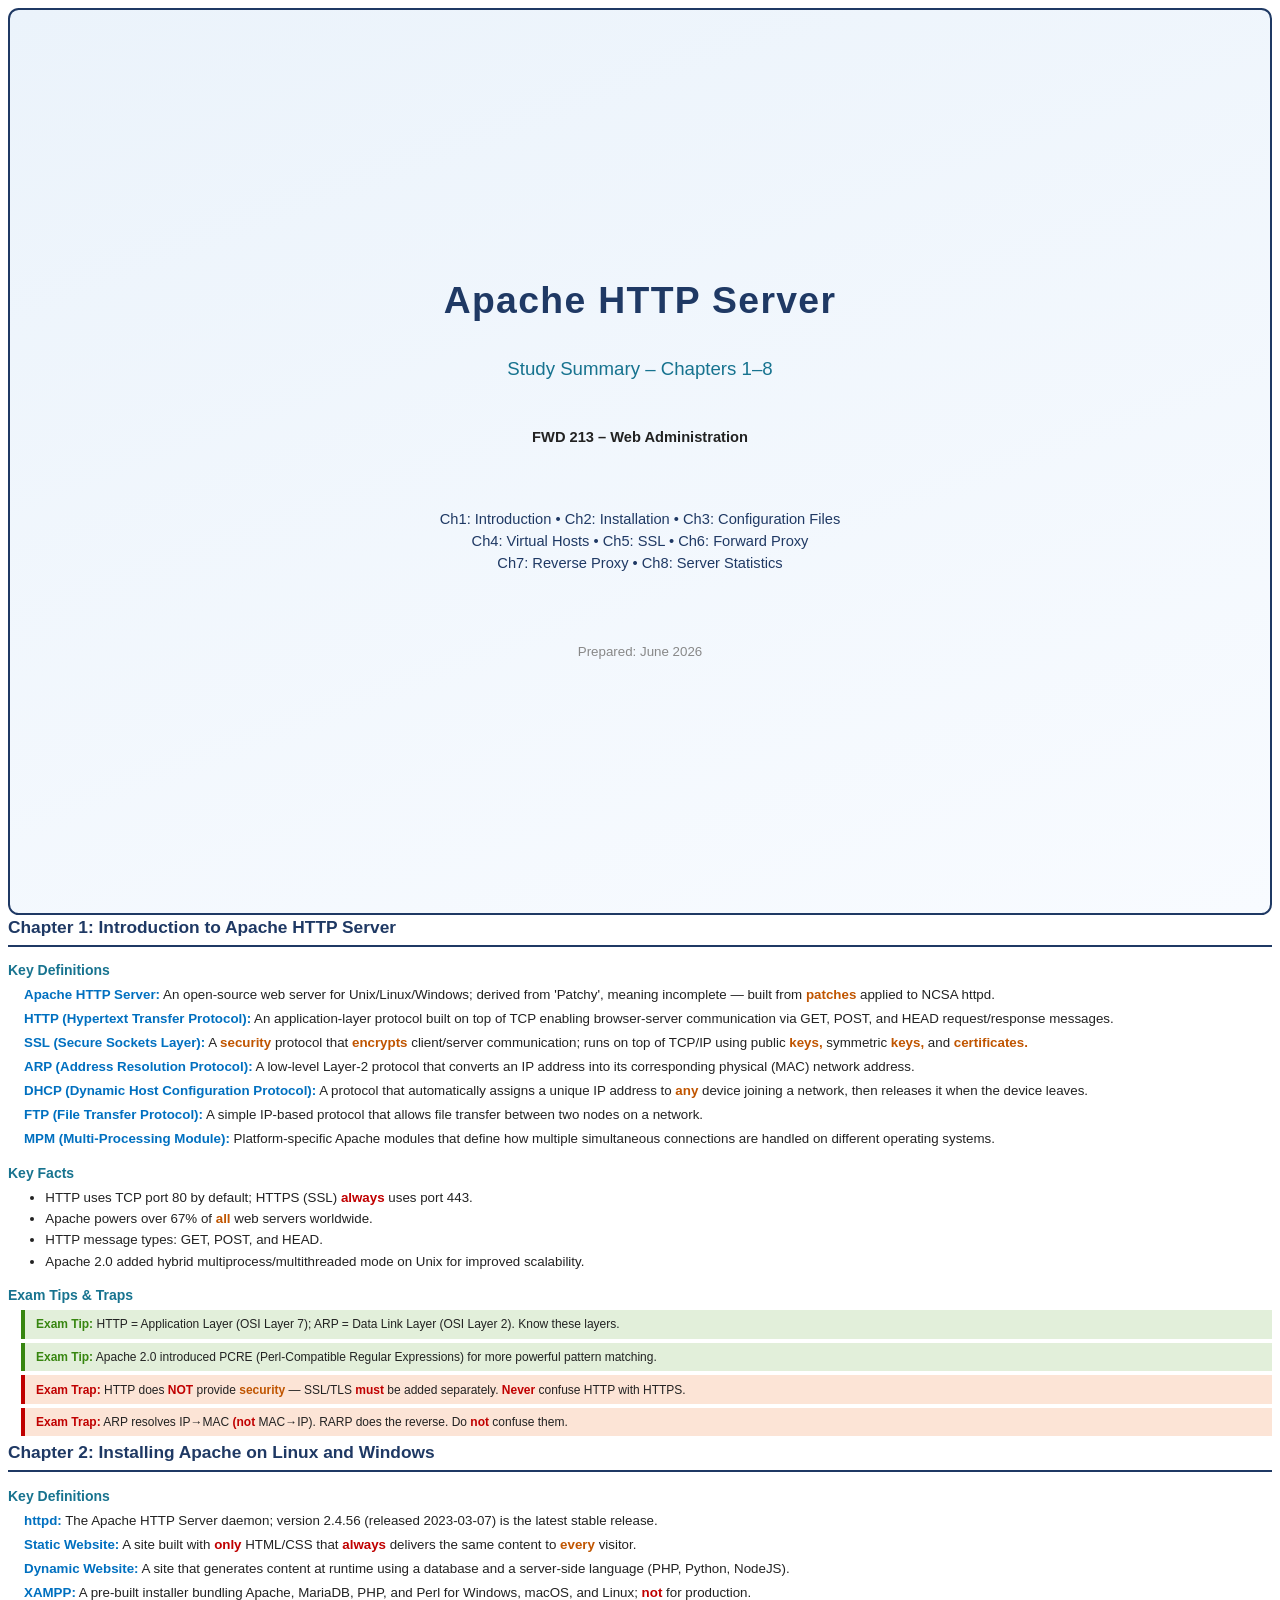
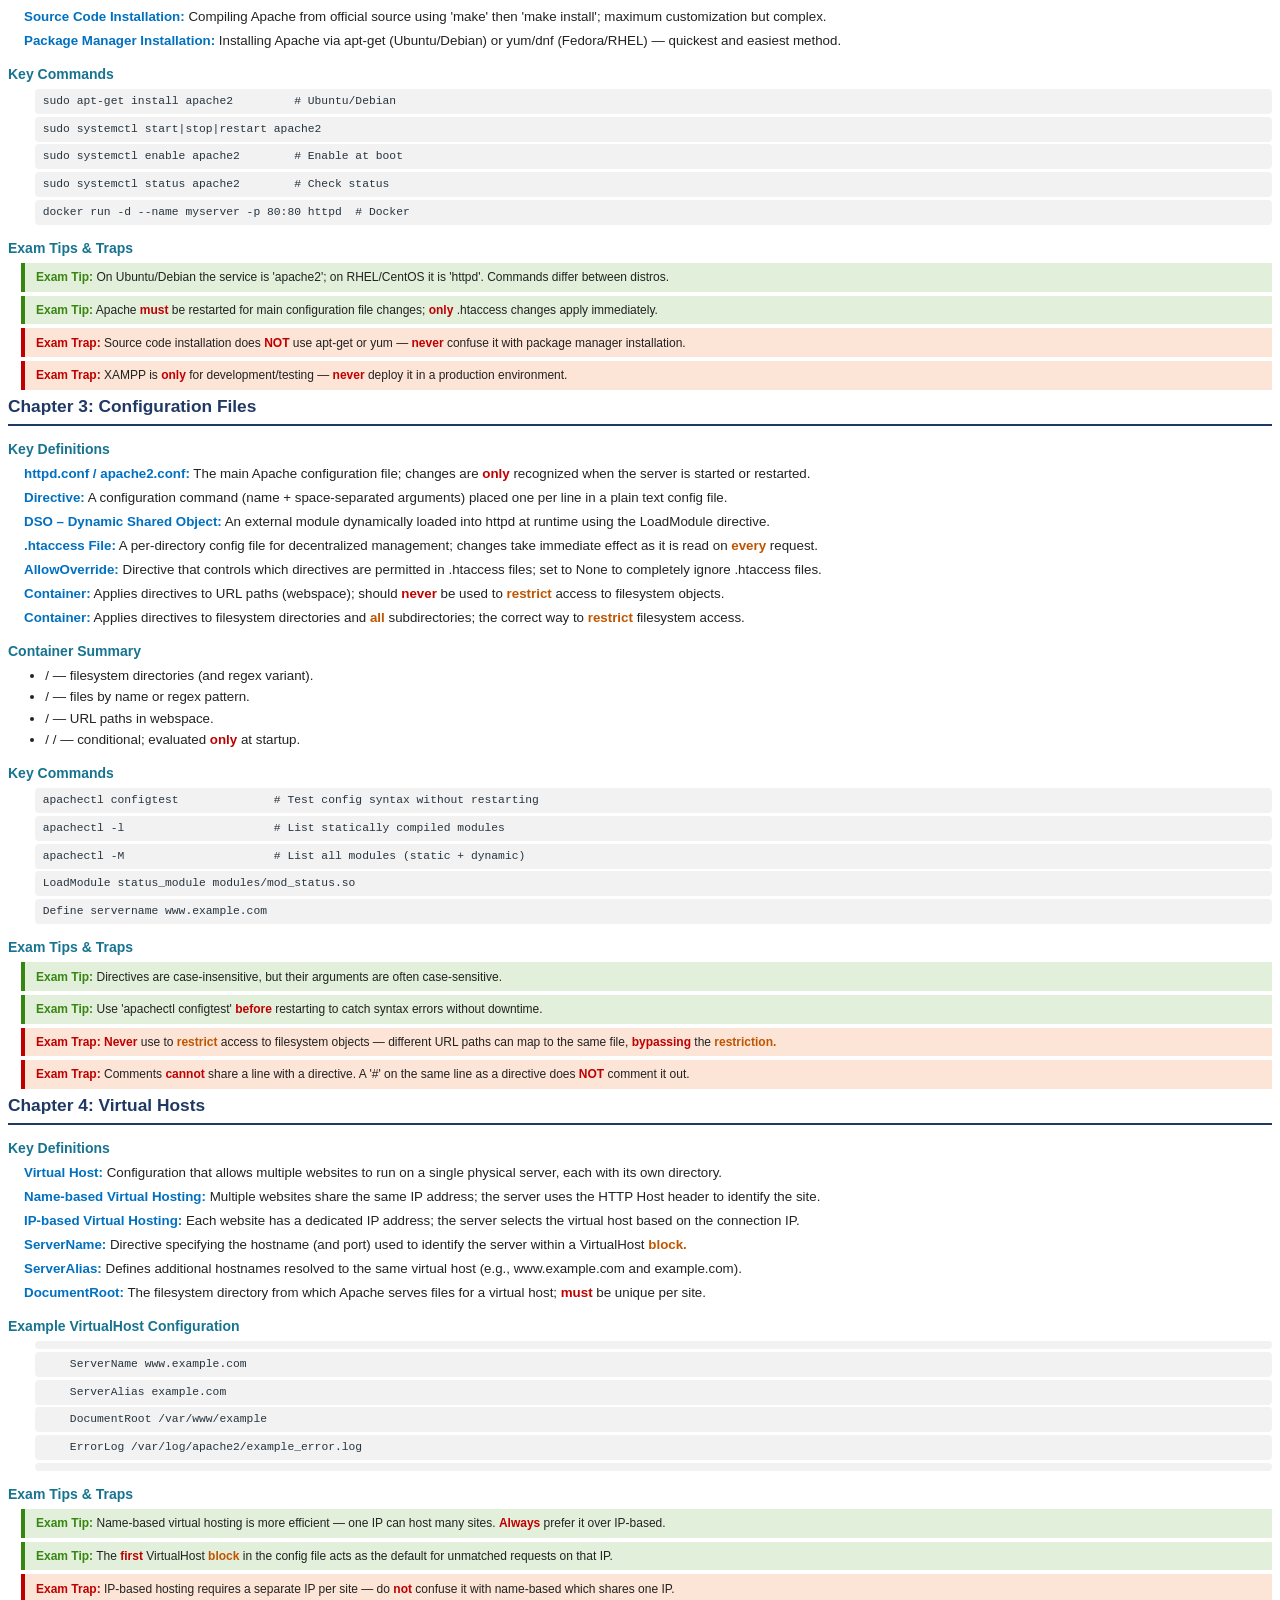
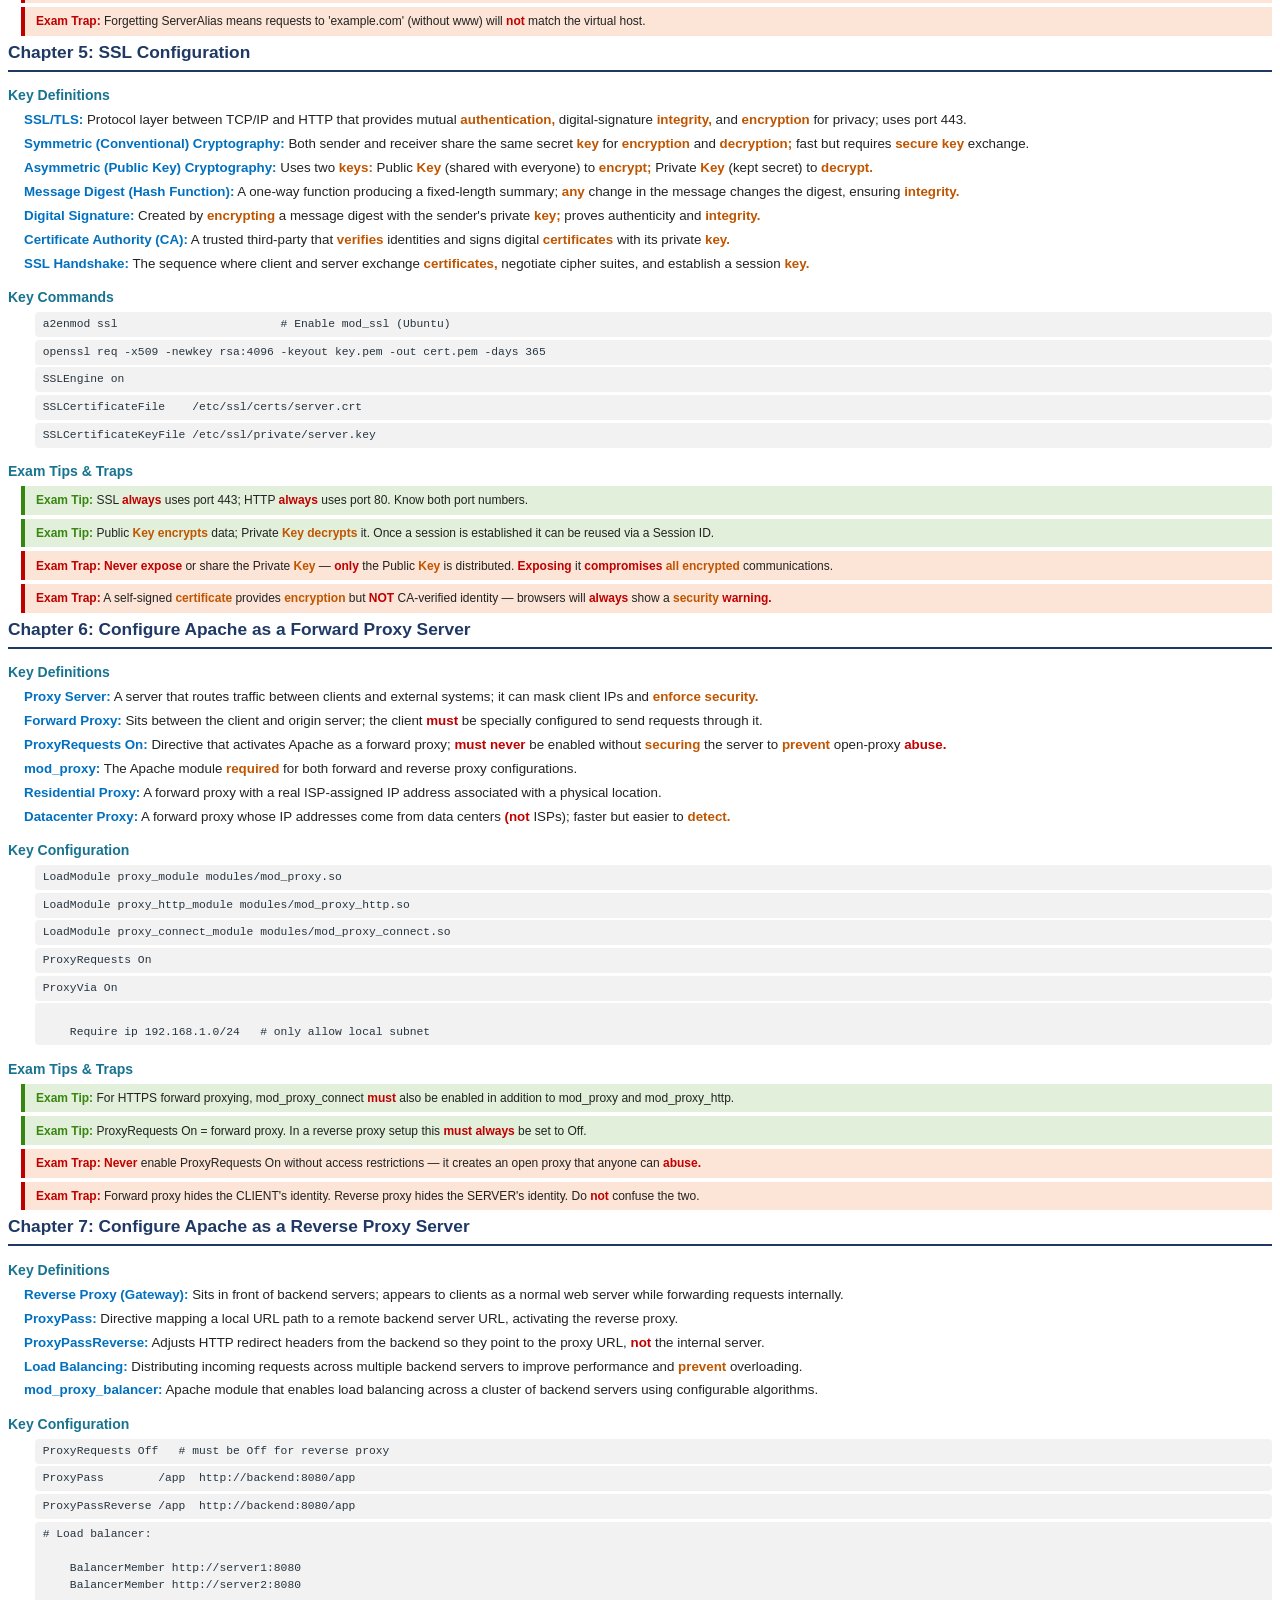
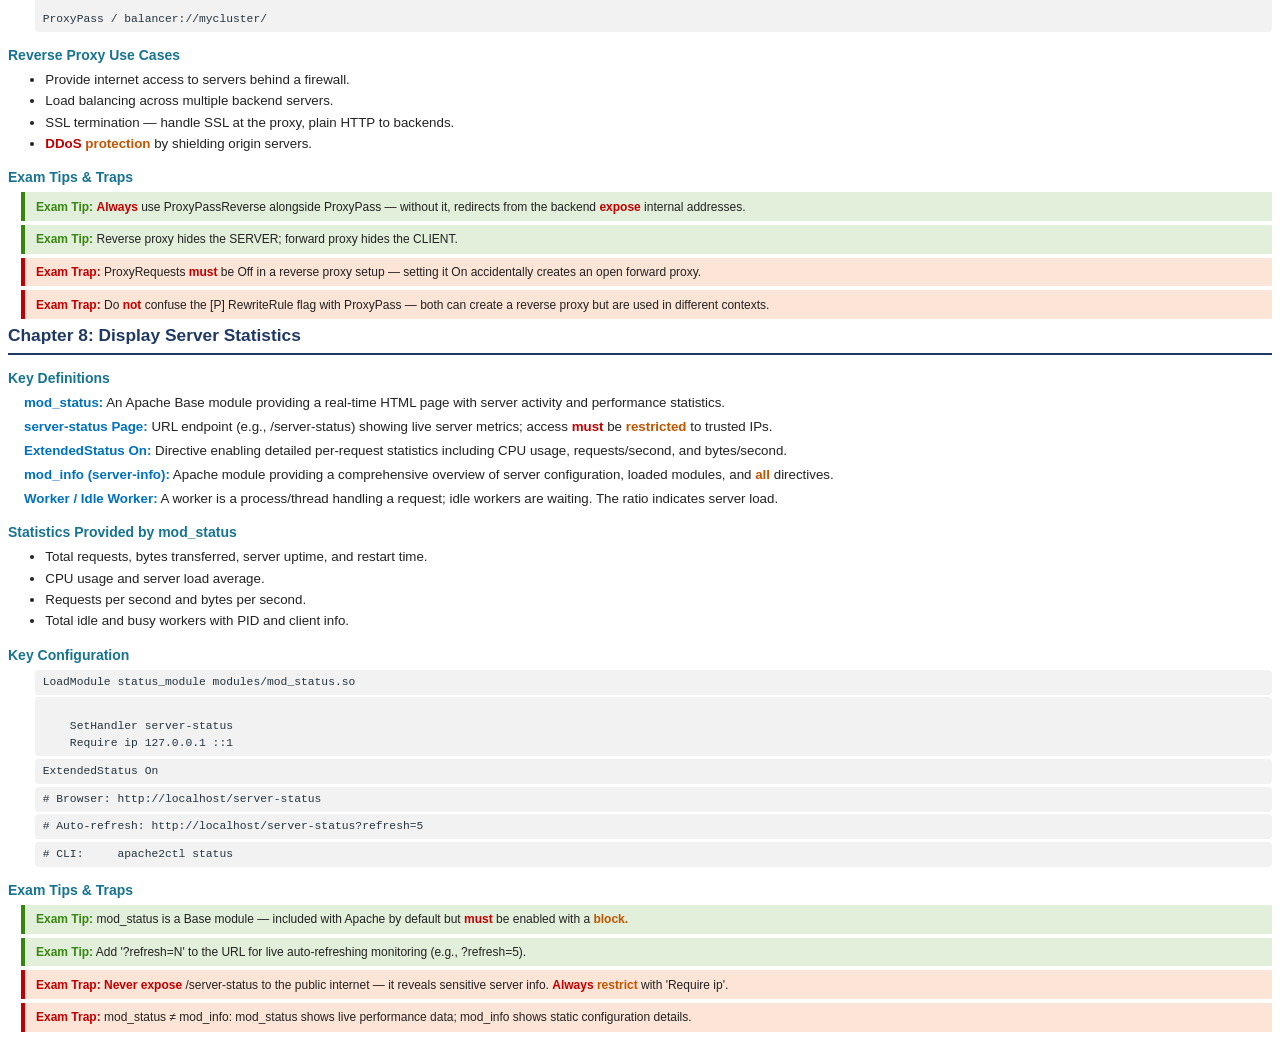
<file: apache_summary.html>
<!DOCTYPE html>
<html lang="en">
<head>
<meta charset="UTF-8">
<style>
@page {
    size: A4;
    margin: 18mm 20mm 18mm 20mm;
    @bottom-right {
        content: counter(page);
        font-size: 9pt;
        color: #888;
    }
}
.cover {
    page-break-after: always;
    display: flex;
    flex-direction: column;
    justify-content: center;
    text-align: center;
    height: 240mm;
    background: linear-gradient(160deg, #EBF3FB 0%, #F8FBFF 100%);
    border: 2px solid #1F3964;
    border-radius: 8pt;
    padding: 40pt;
    box-sizing: border-box;
}
body {
    font-family: Calibri, Arial, sans-serif;
    font-size: 10pt;
    color: #222;
    line-height: 1.5;
}
h1 {
    text-align: center;
    color: #1F3964;
    font-size: 28pt;
    margin-bottom: 6pt;
    letter-spacing: 1pt;
}
.subtitle {
    text-align: center;
    color: #17738F;
    font-size: 14pt;
    margin-bottom: 6pt;
}
.course {
    text-align: center;
    font-size: 11pt;
    font-weight: bold;
    margin-bottom: 4pt;
}
.date-line {
    text-align: center;
    color: #888;
    font-size: 10pt;
}
h2 {
    color: #1F3964;
    font-size: 13pt;
    border-bottom: 2px solid #1F3964;
    padding-bottom: 3pt;
    margin-top: 0;
    margin-bottom: 6pt;
    page-break-before: always;
}
h3 {
    color: #17738F;
    font-size: 10.5pt;
    margin-top: 10pt;
    margin-bottom: 3pt;
}
p.term {
    margin: 3pt 0 3pt 12pt;
    font-size: 10pt;
}
span.term-name {
    color: #0070C0;
    font-weight: bold;
}
span.kw-red    { color: #C00000; font-weight: bold; }
span.kw-orange { color: #C05500; font-weight: bold; }
pre.code {
    font-family: 'Courier New', monospace;
    font-size: 8.5pt;
    background: #F2F2F2;
    color: #26343F;
    margin: 2pt 0 2pt 20pt;
    padding: 3pt 6pt;
    border-radius: 3pt;
    white-space: pre-wrap;
    word-break: break-all;
}
ul { margin: 2pt 0 2pt 28pt; padding: 0; }
li { margin: 1pt 0; font-size: 10pt; }
.tip {
    background: #E2EFDA;
    border-left: 3pt solid #378610;
    padding: 4pt 8pt;
    margin: 3pt 0 3pt 10pt;
    font-size: 9pt;
}
.tip strong { color: #378610; }
.trap {
    background: #FCE4D6;
    border-left: 3pt solid #C00000;
    padding: 4pt 8pt;
    margin: 3pt 0 3pt 10pt;
    font-size: 9pt;
}
.trap strong { color: #C00000; }
</style>
</head>
<body>
<div class="cover">
  <h1>Apache HTTP Server</h1>
  <p class="subtitle">Study Summary &ndash; Chapters 1&ndash;8</p>
  <br>
  <p class="course">FWD 213 &ndash; Web Administration</p>
  <br><br>
  <p style="color:#1F3964;font-size:11pt;">
    Ch1: Introduction &bull; Ch2: Installation &bull; Ch3: Configuration Files<br>
    Ch4: Virtual Hosts &bull; Ch5: SSL &bull; Ch6: Forward Proxy<br>
    Ch7: Reverse Proxy &bull; Ch8: Server Statistics
  </p>
  <br><br>
  <p class="date-line">Prepared: June 2026</p>
</div>
<h2>Chapter 1: Introduction to Apache HTTP Server</h2><h3>Key Definitions</h3><p class="term"><span class="term-name">Apache HTTP Server:</span> An open-source web server for Unix/Linux/Windows; derived from 'Patchy', meaning incomplete — built from <span class="kw-orange">patches</span> applied to NCSA httpd.</p><p class="term"><span class="term-name">HTTP (Hypertext Transfer Protocol):</span> An application-layer protocol built on top of TCP enabling browser-server communication via GET, POST, and HEAD request/response messages.</p><p class="term"><span class="term-name">SSL (Secure Sockets Layer):</span> A <span class="kw-orange">security</span> protocol that <span class="kw-orange">encrypts</span> client/server communication; runs on top of TCP/IP using public <span class="kw-orange">keys,</span> symmetric <span class="kw-orange">keys,</span> and <span class="kw-orange">certificates.</span></p><p class="term"><span class="term-name">ARP (Address Resolution Protocol):</span> A low-level Layer-2 protocol that converts an IP address into its corresponding physical (MAC) network address.</p><p class="term"><span class="term-name">DHCP (Dynamic Host Configuration Protocol):</span> A protocol that automatically assigns a unique IP address to <span class="kw-orange">any</span> device joining a network, then releases it when the device leaves.</p><p class="term"><span class="term-name">FTP (File Transfer Protocol):</span> A simple IP-based protocol that allows file transfer between two nodes on a network.</p><p class="term"><span class="term-name">MPM (Multi-Processing Module):</span> Platform-specific Apache modules that define how multiple simultaneous connections are handled on different operating systems.</p><h3>Key Facts</h3><ul><li>HTTP uses TCP port 80 by default; HTTPS (SSL) <span class="kw-red">always</span> uses port 443.</li><li>Apache powers over 67% of <span class="kw-orange">all</span> web servers worldwide.</li><li>HTTP message types: GET, POST, and HEAD.</li><li>Apache 2.0 added hybrid multiprocess/multithreaded mode on Unix for improved scalability.</li></ul><h3>Exam Tips & Traps</h3><div class="tip"><strong>Exam Tip:</strong> HTTP = Application Layer (OSI Layer 7); ARP = Data Link Layer (OSI Layer 2). Know these layers.</div><div class="tip"><strong>Exam Tip:</strong> Apache 2.0 introduced PCRE (Perl-Compatible Regular Expressions) for more powerful pattern matching.</div><div class="trap"><strong>Exam Trap:</strong> HTTP does <span class="kw-red">NOT</span> provide <span class="kw-orange">security</span> — SSL/TLS <span class="kw-red">must</span> be added separately. <span class="kw-red">Never</span> confuse HTTP with HTTPS.</div><div class="trap"><strong>Exam Trap:</strong> ARP resolves IP→MAC <span class="kw-red">(not</span> MAC→IP). RARP does the reverse. Do <span class="kw-red">not</span> confuse them.</div><h2>Chapter 2: Installing Apache on Linux and Windows</h2><h3>Key Definitions</h3><p class="term"><span class="term-name">httpd:</span> The Apache HTTP Server daemon; version 2.4.56 (released 2023-03-07) is the latest stable release.</p><p class="term"><span class="term-name">Static Website:</span> A site built with <span class="kw-red">only</span> HTML/CSS that <span class="kw-red">always</span> delivers the same content to <span class="kw-orange">every</span> visitor.</p><p class="term"><span class="term-name">Dynamic Website:</span> A site that generates content at runtime using a database and a server-side language (PHP, Python, NodeJS).</p><p class="term"><span class="term-name">XAMPP:</span> A pre-built installer bundling Apache, MariaDB, PHP, and Perl for Windows, macOS, and Linux; <span class="kw-red">not</span> for production.</p><p class="term"><span class="term-name">Source Code Installation:</span> Compiling Apache from official source using 'make' then 'make install'; maximum customization but complex.</p><p class="term"><span class="term-name">Package Manager Installation:</span> Installing Apache via apt-get (Ubuntu/Debian) or yum/dnf (Fedora/RHEL) — quickest and easiest method.</p><h3>Key Commands</h3><pre class="code">sudo apt-get install apache2         # Ubuntu/Debian</pre><pre class="code">sudo systemctl start|stop|restart apache2</pre><pre class="code">sudo systemctl enable apache2        # Enable at boot</pre><pre class="code">sudo systemctl status apache2        # Check status</pre><pre class="code">docker run -d --name myserver -p 80:80 httpd  # Docker</pre><h3>Exam Tips & Traps</h3><div class="tip"><strong>Exam Tip:</strong> On Ubuntu/Debian the service is 'apache2'; on RHEL/CentOS it is 'httpd'. Commands differ between distros.</div><div class="tip"><strong>Exam Tip:</strong> Apache <span class="kw-red">must</span> be restarted for main configuration file changes; <span class="kw-red">only</span> .htaccess changes apply immediately.</div><div class="trap"><strong>Exam Trap:</strong> Source code installation does <span class="kw-red">NOT</span> use apt-get or yum — <span class="kw-red">never</span> confuse it with package manager installation.</div><div class="trap"><strong>Exam Trap:</strong> XAMPP is <span class="kw-red">only</span> for development/testing — <span class="kw-red">never</span> deploy it in a production environment.</div><h2>Chapter 3: Configuration Files</h2><h3>Key Definitions</h3><p class="term"><span class="term-name">httpd.conf / apache2.conf:</span> The main Apache configuration file; changes are <span class="kw-red">only</span> recognized when the server is started or restarted.</p><p class="term"><span class="term-name">Directive:</span> A configuration command (name + space-separated arguments) placed one per line in a plain text config file.</p><p class="term"><span class="term-name">DSO – Dynamic Shared Object:</span> An external module dynamically loaded into httpd at runtime using the LoadModule directive.</p><p class="term"><span class="term-name">.htaccess File:</span> A per-directory config file for decentralized management; changes take immediate effect as it is read on <span class="kw-orange">every</span> request.</p><p class="term"><span class="term-name">AllowOverride:</span> Directive that controls which directives are permitted in .htaccess files; set to None to completely ignore .htaccess files.</p><p class="term"><span class="term-name"><Location> Container:</span> Applies directives to URL paths (webspace); should <span class="kw-red">never</span> be used to <span class="kw-orange">restrict</span> access to filesystem objects.</p><p class="term"><span class="term-name"><Directory> Container:</span> Applies directives to filesystem directories and <span class="kw-orange">all</span> subdirectories; the correct way to <span class="kw-orange">restrict</span> filesystem access.</p><h3>Container Summary</h3><ul><li><Directory> / <DirectoryMatch> — filesystem directories (and regex variant).</li><li><Files> / <FilesMatch> — files by name or regex pattern.</li><li><Location> / <LocationMatch> — URL paths in webspace.</li><li><IfDefine> / <IfModule> / <IfVersion> — conditional; evaluated <span class="kw-red">only</span> at startup.</li></ul><h3>Key Commands</h3><pre class="code">apachectl configtest              # Test config syntax without restarting</pre><pre class="code">apachectl -l                      # List statically compiled modules</pre><pre class="code">apachectl -M                      # List all modules (static + dynamic)</pre><pre class="code">LoadModule status_module modules/mod_status.so</pre><pre class="code">Define servername www.example.com</pre><h3>Exam Tips & Traps</h3><div class="tip"><strong>Exam Tip:</strong> Directives are case-insensitive, but their arguments are often case-sensitive.</div><div class="tip"><strong>Exam Tip:</strong> Use 'apachectl configtest' <span class="kw-red">before</span> restarting to catch syntax errors without downtime.</div><div class="trap"><strong>Exam Trap:</strong> <span class="kw-red">Never</span> use <Location> to <span class="kw-orange">restrict</span> access to filesystem objects — different URL paths can map to the same file, <span class="kw-red">bypassing</span> the <span class="kw-orange">restriction.</span></div><div class="trap"><strong>Exam Trap:</strong> Comments <span class="kw-red">cannot</span> share a line with a directive. A '#' on the same line as a directive does <span class="kw-red">NOT</span> comment it out.</div><h2>Chapter 4: Virtual Hosts</h2><h3>Key Definitions</h3><p class="term"><span class="term-name">Virtual Host:</span> Configuration that allows multiple websites to run on a single physical server, each with its own directory.</p><p class="term"><span class="term-name">Name-based Virtual Hosting:</span> Multiple websites share the same IP address; the server uses the HTTP Host header to identify the site.</p><p class="term"><span class="term-name">IP-based Virtual Hosting:</span> Each website has a dedicated IP address; the server selects the virtual host based on the connection IP.</p><p class="term"><span class="term-name">ServerName:</span> Directive specifying the hostname (and port) used to identify the server within a VirtualHost <span class="kw-orange">block.</span></p><p class="term"><span class="term-name">ServerAlias:</span> Defines additional hostnames resolved to the same virtual host (e.g., www.example.com and example.com).</p><p class="term"><span class="term-name">DocumentRoot:</span> The filesystem directory from which Apache serves files for a virtual host; <span class="kw-red">must</span> be unique per site.</p><h3>Example VirtualHost Configuration</h3><pre class="code"><VirtualHost *:80></pre><pre class="code">    ServerName www.example.com</pre><pre class="code">    ServerAlias example.com</pre><pre class="code">    DocumentRoot /var/www/example</pre><pre class="code">    ErrorLog /var/log/apache2/example_error.log</pre><pre class="code"></VirtualHost></pre><h3>Exam Tips & Traps</h3><div class="tip"><strong>Exam Tip:</strong> Name-based virtual hosting is more efficient — one IP can host many sites. <span class="kw-red">Always</span> prefer it over IP-based.</div><div class="tip"><strong>Exam Tip:</strong> The <span class="kw-red">first</span> VirtualHost <span class="kw-orange">block</span> in the config file acts as the default for unmatched requests on that IP.</div><div class="trap"><strong>Exam Trap:</strong> IP-based hosting requires a separate IP per site — do <span class="kw-red">not</span> confuse it with name-based which shares one IP.</div><div class="trap"><strong>Exam Trap:</strong> Forgetting ServerAlias means requests to 'example.com' (without www) will <span class="kw-red">not</span> match the virtual host.</div><h2>Chapter 5: SSL Configuration</h2><h3>Key Definitions</h3><p class="term"><span class="term-name">SSL/TLS:</span> Protocol layer between TCP/IP and HTTP that provides mutual <span class="kw-orange">authentication,</span> digital-signature <span class="kw-orange">integrity,</span> and <span class="kw-orange">encryption</span> for privacy; uses port 443.</p><p class="term"><span class="term-name">Symmetric (Conventional) Cryptography:</span> Both sender and receiver share the same secret <span class="kw-orange">key</span> for <span class="kw-orange">encryption</span> and <span class="kw-orange">decryption;</span> fast but requires <span class="kw-orange">secure</span> <span class="kw-orange">key</span> exchange.</p><p class="term"><span class="term-name">Asymmetric (Public Key) Cryptography:</span> Uses two <span class="kw-orange">keys:</span> Public <span class="kw-orange">Key</span> (shared with everyone) to <span class="kw-orange">encrypt;</span> Private <span class="kw-orange">Key</span> (kept secret) to <span class="kw-orange">decrypt.</span></p><p class="term"><span class="term-name">Message Digest (Hash Function):</span> A one-way function producing a fixed-length summary; <span class="kw-orange">any</span> change in the message changes the digest, ensuring <span class="kw-orange">integrity.</span></p><p class="term"><span class="term-name">Digital Signature:</span> Created by <span class="kw-orange">encrypting</span> a message digest with the sender's private <span class="kw-orange">key;</span> proves authenticity and <span class="kw-orange">integrity.</span></p><p class="term"><span class="term-name">Certificate Authority (CA):</span> A trusted third-party that <span class="kw-orange">verifies</span> identities and signs digital <span class="kw-orange">certificates</span> with its private <span class="kw-orange">key.</span></p><p class="term"><span class="term-name">SSL Handshake:</span> The sequence where client and server exchange <span class="kw-orange">certificates,</span> negotiate cipher suites, and establish a session <span class="kw-orange">key.</span></p><h3>Key Commands</h3><pre class="code">a2enmod ssl                        # Enable mod_ssl (Ubuntu)</pre><pre class="code">openssl req -x509 -newkey rsa:4096 -keyout key.pem -out cert.pem -days 365</pre><pre class="code">SSLEngine on</pre><pre class="code">SSLCertificateFile    /etc/ssl/certs/server.crt</pre><pre class="code">SSLCertificateKeyFile /etc/ssl/private/server.key</pre><h3>Exam Tips & Traps</h3><div class="tip"><strong>Exam Tip:</strong> SSL <span class="kw-red">always</span> uses port 443; HTTP <span class="kw-red">always</span> uses port 80. Know both port numbers.</div><div class="tip"><strong>Exam Tip:</strong> Public <span class="kw-orange">Key</span> <span class="kw-orange">encrypts</span> data; Private <span class="kw-orange">Key</span> <span class="kw-orange">decrypts</span> it. Once a session is established it can be reused via a Session ID.</div><div class="trap"><strong>Exam Trap:</strong> <span class="kw-red">Never</span> <span class="kw-red">expose</span> or share the Private <span class="kw-orange">Key</span> — <span class="kw-red">only</span> the Public <span class="kw-orange">Key</span> is distributed. <span class="kw-red">Exposing</span> it <span class="kw-red">compromises</span> <span class="kw-orange">all</span> <span class="kw-orange">encrypted</span> communications.</div><div class="trap"><strong>Exam Trap:</strong> A self-signed <span class="kw-orange">certificate</span> provides <span class="kw-orange">encryption</span> but <span class="kw-red">NOT</span> CA-verified identity — browsers will <span class="kw-red">always</span> show a <span class="kw-orange">security</span> <span class="kw-red">warning.</span></div><h2>Chapter 6: Configure Apache as a Forward Proxy Server</h2><h3>Key Definitions</h3><p class="term"><span class="term-name">Proxy Server:</span> A server that routes traffic between clients and external systems; it can mask client IPs and <span class="kw-orange">enforce</span> <span class="kw-orange">security.</span></p><p class="term"><span class="term-name">Forward Proxy:</span> Sits between the client and origin server; the client <span class="kw-red">must</span> be specially configured to send requests through it.</p><p class="term"><span class="term-name">ProxyRequests On:</span> Directive that activates Apache as a forward proxy; <span class="kw-red">must</span> <span class="kw-red">never</span> be enabled without <span class="kw-orange">securing</span> the server to <span class="kw-orange">prevent</span> open-proxy <span class="kw-red">abuse.</span></p><p class="term"><span class="term-name">mod_proxy:</span> The Apache module <span class="kw-orange">required</span> for both forward and reverse proxy configurations.</p><p class="term"><span class="term-name">Residential Proxy:</span> A forward proxy with a real ISP-assigned IP address associated with a physical location.</p><p class="term"><span class="term-name">Datacenter Proxy:</span> A forward proxy whose IP addresses come from data centers <span class="kw-red">(not</span> ISPs); faster but easier to <span class="kw-orange">detect.</span></p><h3>Key Configuration</h3><pre class="code">LoadModule proxy_module modules/mod_proxy.so</pre><pre class="code">LoadModule proxy_http_module modules/mod_proxy_http.so</pre><pre class="code">LoadModule proxy_connect_module modules/mod_proxy_connect.so</pre><pre class="code">ProxyRequests On</pre><pre class="code">ProxyVia On</pre><pre class="code"><Proxy *>
    Require ip 192.168.1.0/24   # only allow local subnet
</Proxy></pre><h3>Exam Tips & Traps</h3><div class="tip"><strong>Exam Tip:</strong> For HTTPS forward proxying, mod_proxy_connect <span class="kw-red">must</span> also be enabled in addition to mod_proxy and mod_proxy_http.</div><div class="tip"><strong>Exam Tip:</strong> ProxyRequests On = forward proxy. In a reverse proxy setup this <span class="kw-red">must</span> <span class="kw-red">always</span> be set to Off.</div><div class="trap"><strong>Exam Trap:</strong> <span class="kw-red">Never</span> enable ProxyRequests On without access restrictions — it creates an open proxy that anyone can <span class="kw-red">abuse.</span></div><div class="trap"><strong>Exam Trap:</strong> Forward proxy hides the CLIENT's identity. Reverse proxy hides the SERVER's identity. Do <span class="kw-red">not</span> confuse the two.</div><h2>Chapter 7: Configure Apache as a Reverse Proxy Server</h2><h3>Key Definitions</h3><p class="term"><span class="term-name">Reverse Proxy (Gateway):</span> Sits in front of backend servers; appears to clients as a normal web server while forwarding requests internally.</p><p class="term"><span class="term-name">ProxyPass:</span> Directive mapping a local URL path to a remote backend server URL, activating the reverse proxy.</p><p class="term"><span class="term-name">ProxyPassReverse:</span> Adjusts HTTP redirect headers from the backend so they point to the proxy URL, <span class="kw-red">not</span> the internal server.</p><p class="term"><span class="term-name">Load Balancing:</span> Distributing incoming requests across multiple backend servers to improve performance and <span class="kw-orange">prevent</span> overloading.</p><p class="term"><span class="term-name">mod_proxy_balancer:</span> Apache module that enables load balancing across a cluster of backend servers using configurable algorithms.</p><h3>Key Configuration</h3><pre class="code">ProxyRequests Off   # must be Off for reverse proxy</pre><pre class="code">ProxyPass        /app  http://backend:8080/app</pre><pre class="code">ProxyPassReverse /app  http://backend:8080/app</pre><pre class="code"># Load balancer:
<Proxy balancer://mycluster>
    BalancerMember http://server1:8080
    BalancerMember http://server2:8080
</Proxy>
ProxyPass / balancer://mycluster/</pre><h3>Reverse Proxy Use Cases</h3><ul><li>Provide internet access to servers behind a firewall.</li><li>Load balancing across multiple backend servers.</li><li>SSL termination — handle SSL at the proxy, plain HTTP to backends.</li><li><span class="kw-red">DDoS</span> <span class="kw-orange">protection</span> by shielding origin servers.</li></ul><h3>Exam Tips & Traps</h3><div class="tip"><strong>Exam Tip:</strong> <span class="kw-red">Always</span> use ProxyPassReverse alongside ProxyPass — without it, redirects from the backend <span class="kw-red">expose</span> internal addresses.</div><div class="tip"><strong>Exam Tip:</strong> Reverse proxy hides the SERVER; forward proxy hides the CLIENT.</div><div class="trap"><strong>Exam Trap:</strong> ProxyRequests <span class="kw-red">must</span> be Off in a reverse proxy setup — setting it On accidentally creates an open forward proxy.</div><div class="trap"><strong>Exam Trap:</strong> Do <span class="kw-red">not</span> confuse the [P] RewriteRule flag with ProxyPass — both can create a reverse proxy but are used in different contexts.</div><h2>Chapter 8: Display Server Statistics</h2><h3>Key Definitions</h3><p class="term"><span class="term-name">mod_status:</span> An Apache Base module providing a real-time HTML page with server activity and performance statistics.</p><p class="term"><span class="term-name">server-status Page:</span> URL endpoint (e.g., /server-status) showing live server metrics; access <span class="kw-red">must</span> be <span class="kw-orange">restricted</span> to trusted IPs.</p><p class="term"><span class="term-name">ExtendedStatus On:</span> Directive enabling detailed per-request statistics including CPU usage, requests/second, and bytes/second.</p><p class="term"><span class="term-name">mod_info (server-info):</span> Apache module providing a comprehensive overview of server configuration, loaded modules, and <span class="kw-orange">all</span> directives.</p><p class="term"><span class="term-name">Worker / Idle Worker:</span> A worker is a process/thread handling a request; idle workers are waiting. The ratio indicates server load.</p><h3>Statistics Provided by mod_status</h3><ul><li>Total requests, bytes transferred, server uptime, and restart time.</li><li>CPU usage and server load average.</li><li>Requests per second and bytes per second.</li><li>Total idle and busy workers with PID and client info.</li></ul><h3>Key Configuration</h3><pre class="code">LoadModule status_module modules/mod_status.so</pre><pre class="code"><Location /server-status>
    SetHandler server-status
    Require ip 127.0.0.1 ::1
</Location></pre><pre class="code">ExtendedStatus On</pre><pre class="code"># Browser: http://localhost/server-status</pre><pre class="code"># Auto-refresh: http://localhost/server-status?refresh=5</pre><pre class="code"># CLI:     apache2ctl status</pre><h3>Exam Tips & Traps</h3><div class="tip"><strong>Exam Tip:</strong> mod_status is a Base module — included with Apache by default but <span class="kw-red">must</span> be enabled with a <Location> <span class="kw-orange">block.</span></div><div class="tip"><strong>Exam Tip:</strong> Add '?refresh=N' to the URL for live auto-refreshing monitoring (e.g., ?refresh=5).</div><div class="trap"><strong>Exam Trap:</strong> <span class="kw-red">Never</span> <span class="kw-red">expose</span> /server-status to the public internet — it reveals sensitive server info. <span class="kw-red">Always</span> <span class="kw-orange">restrict</span> with 'Require ip'.</div><div class="trap"><strong>Exam Trap:</strong> mod_status ≠ mod_info: mod_status shows live performance data; mod_info shows static configuration details.</div>
</body>
</html>
</file>
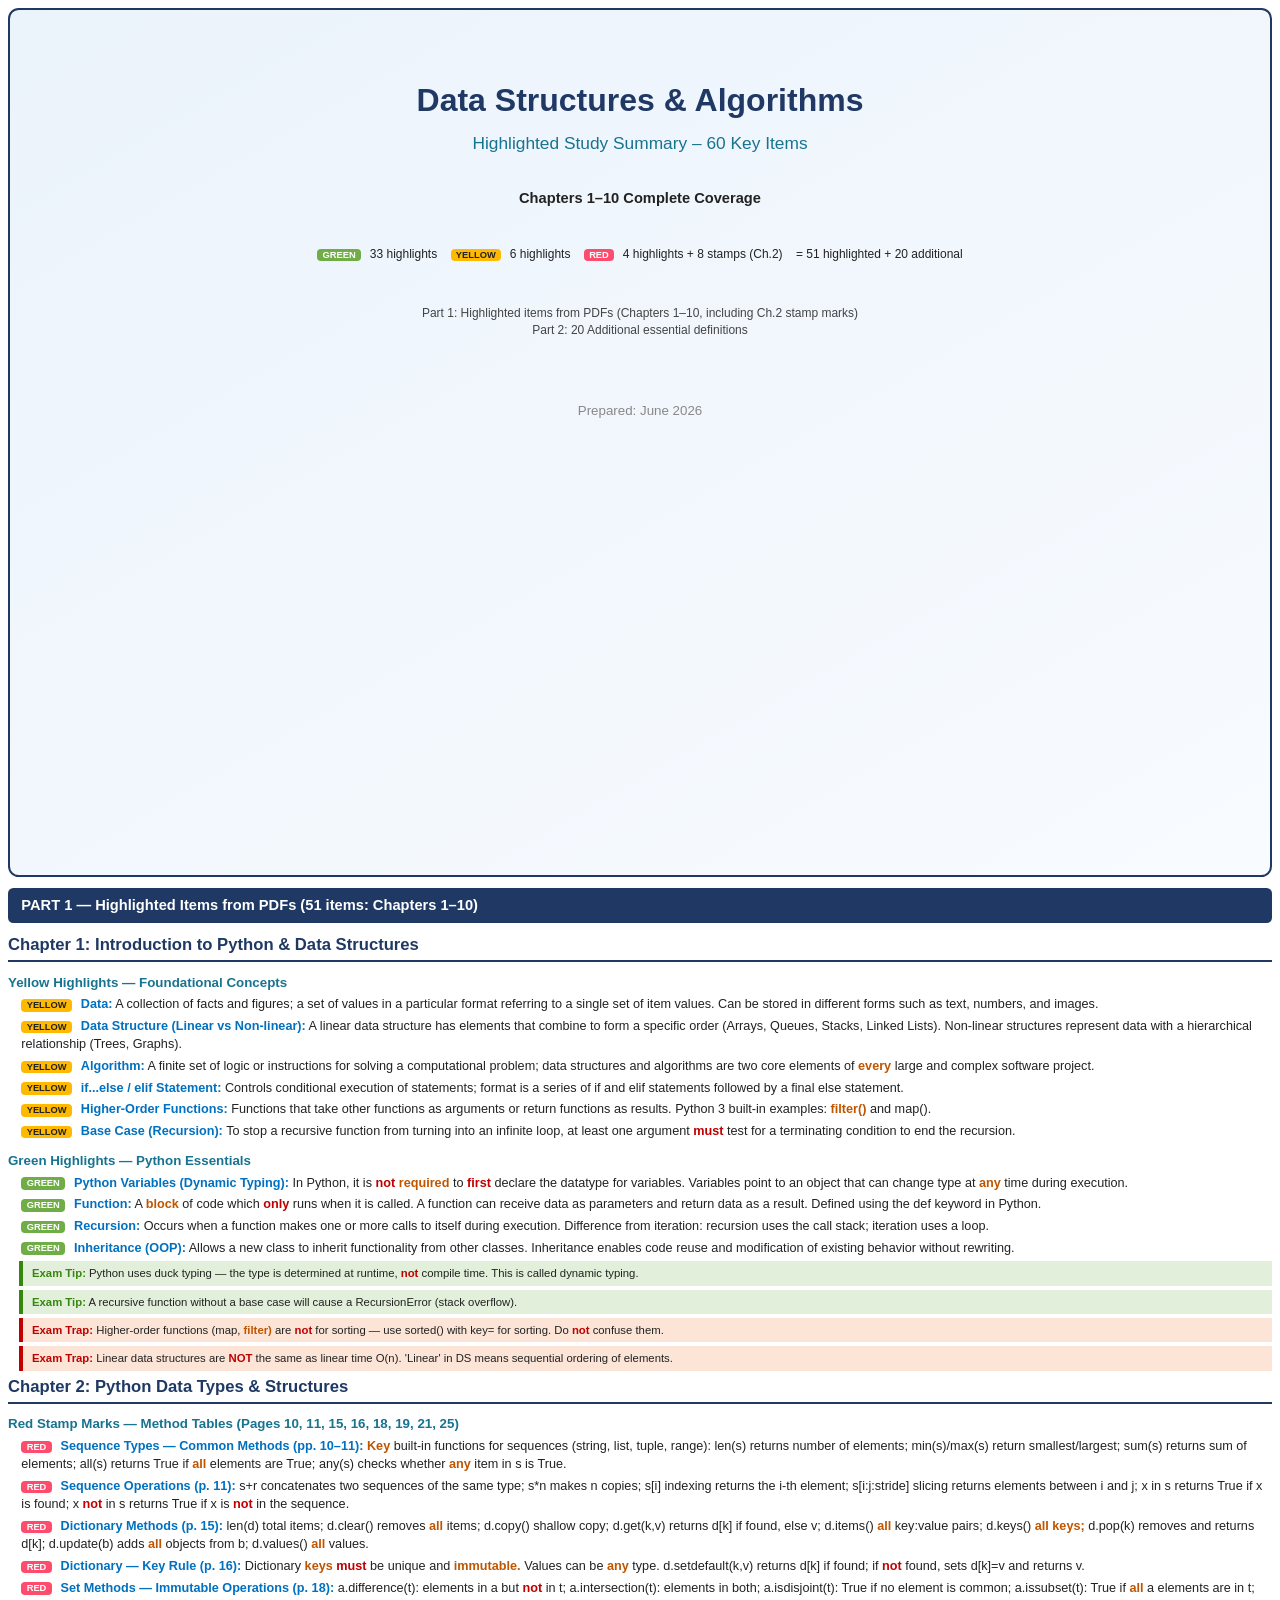
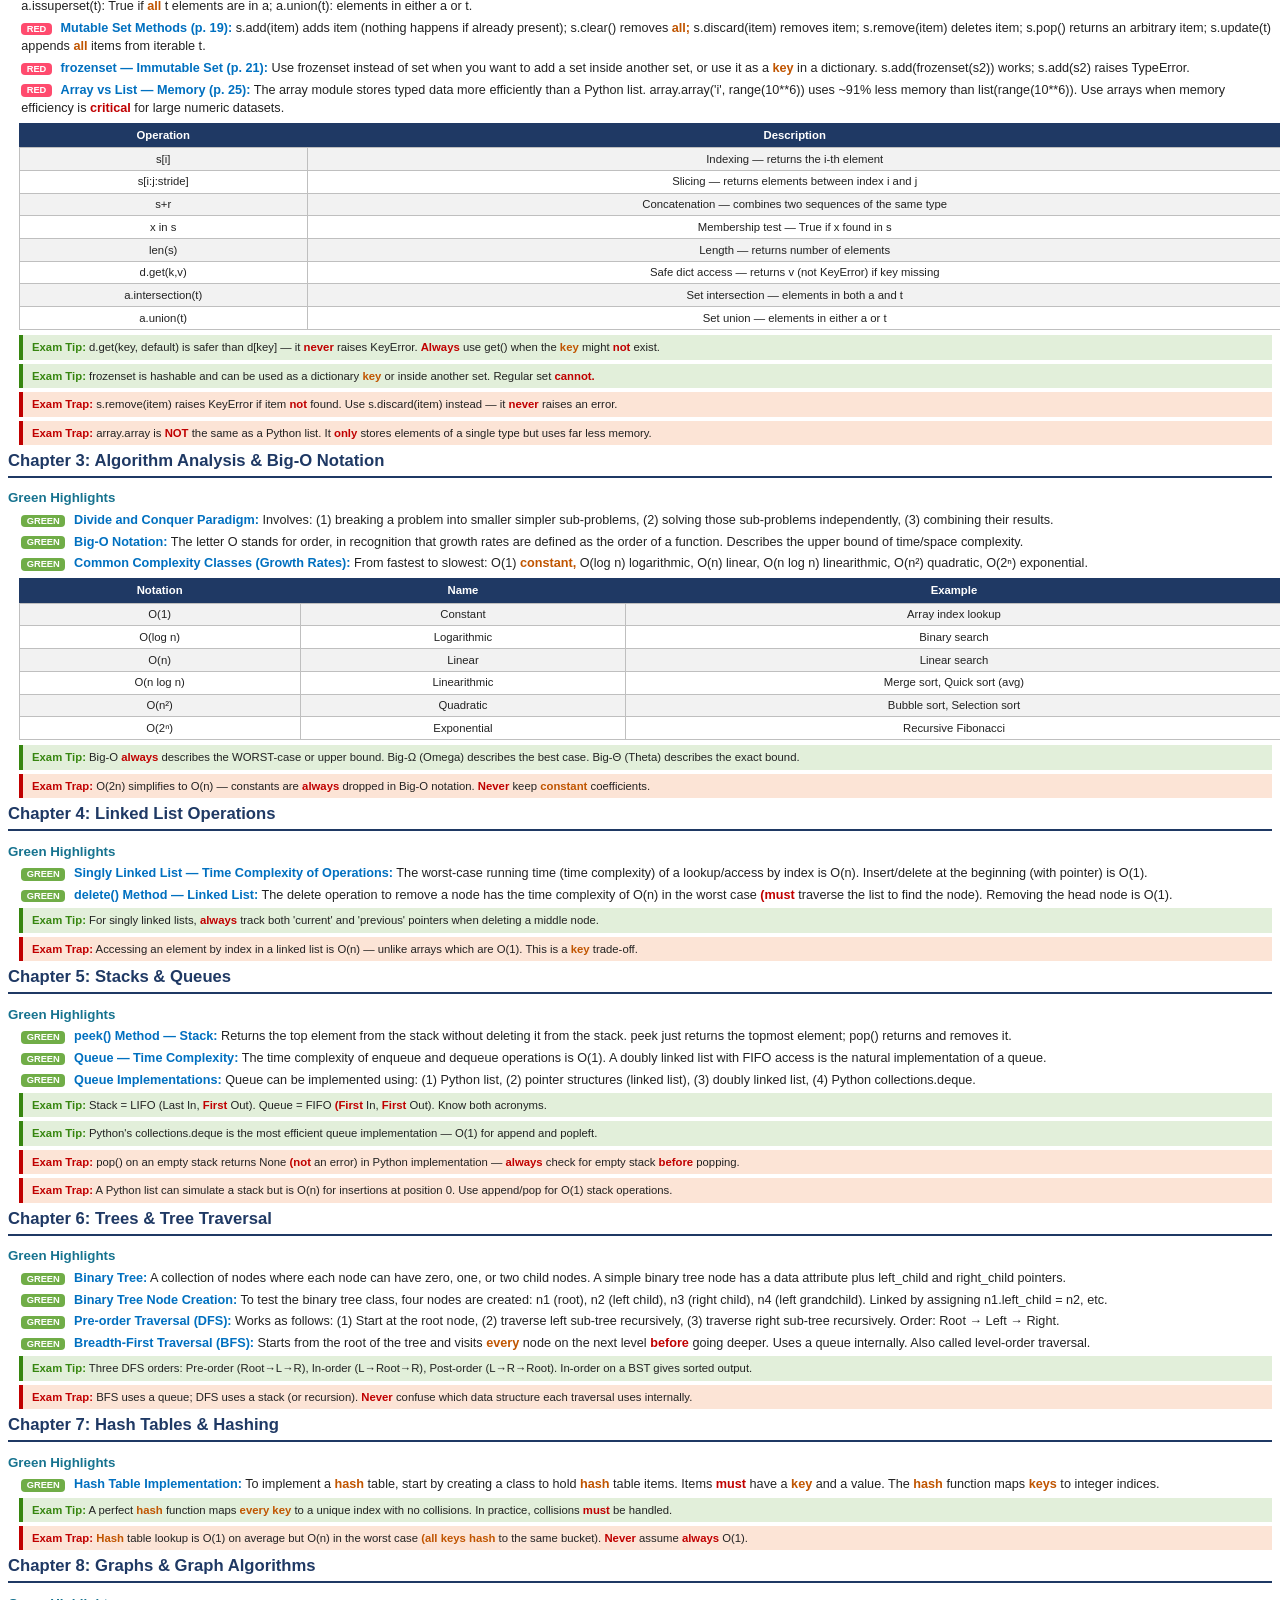
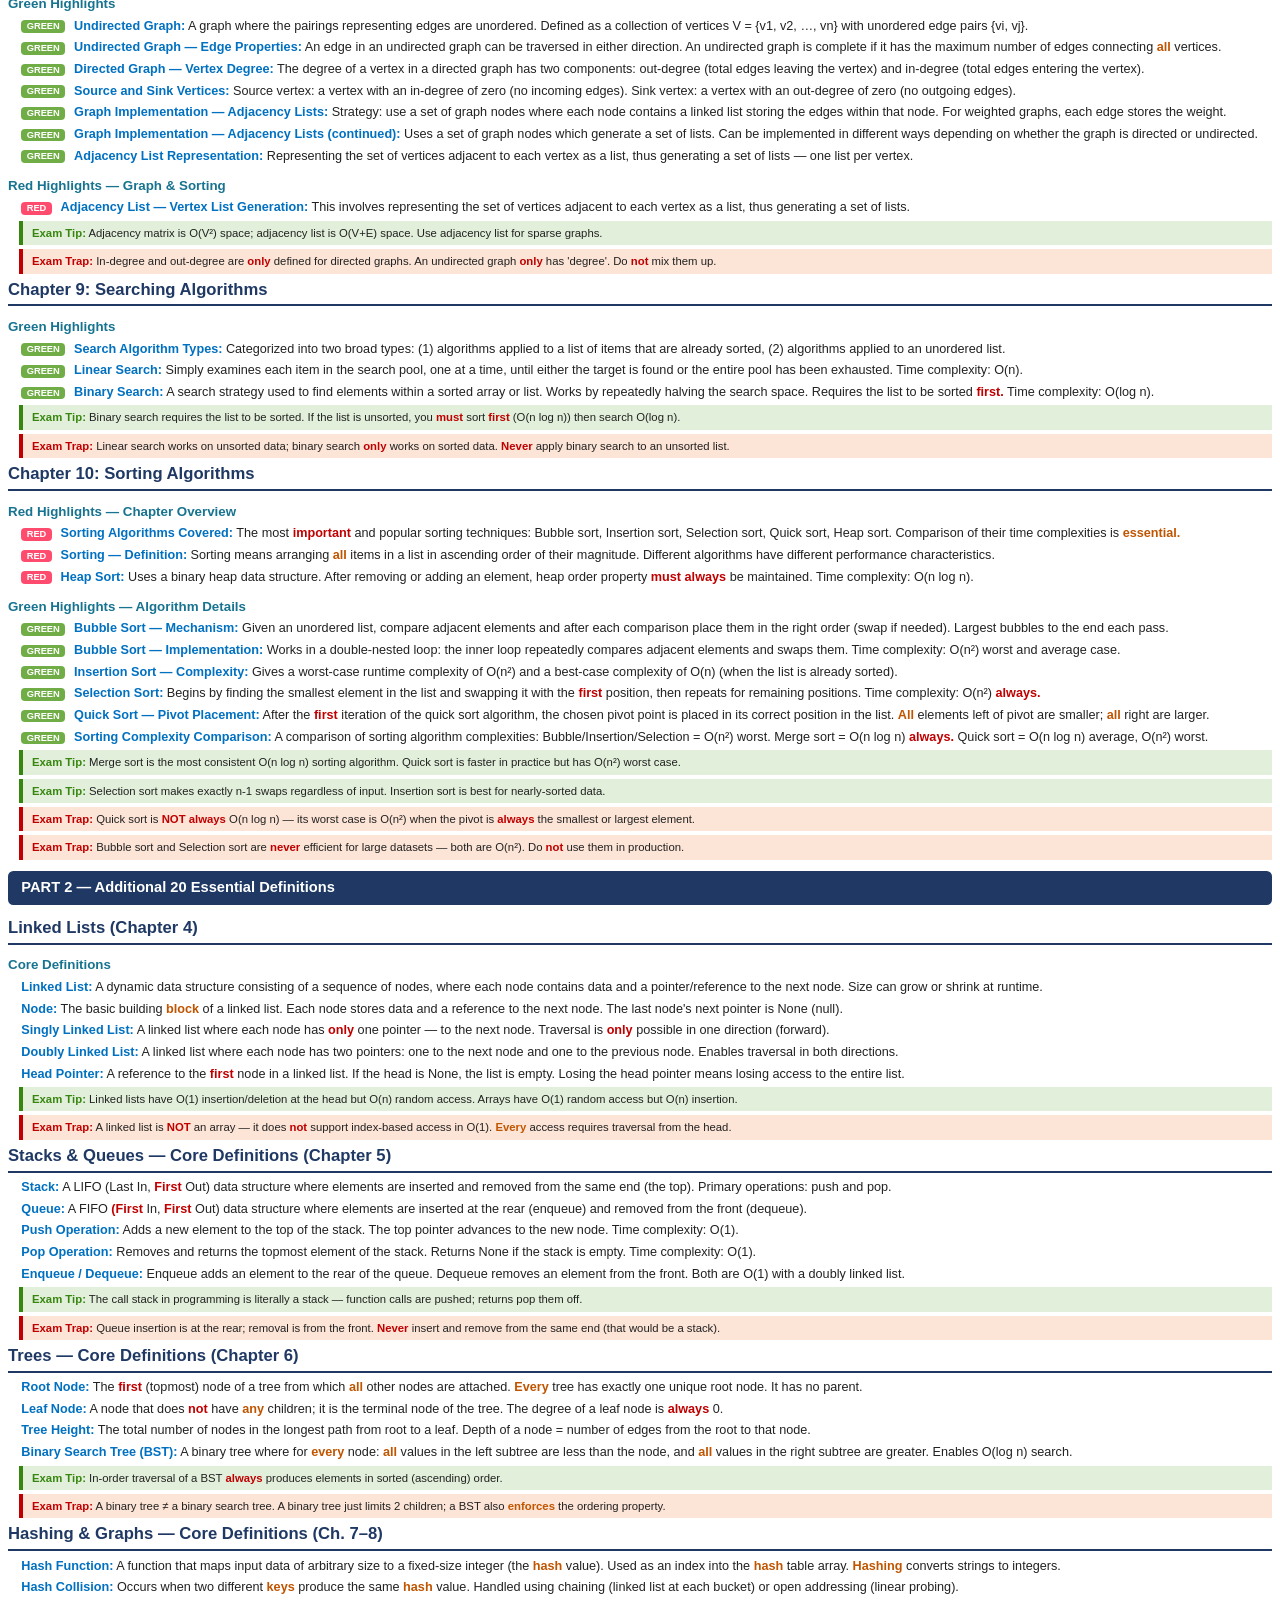
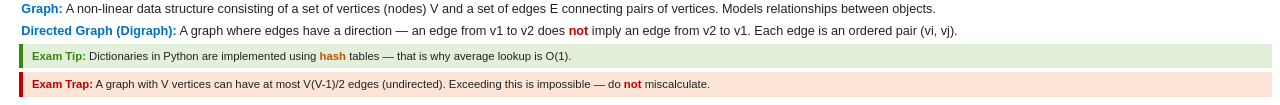
<file: ds_summary.html>
<!DOCTYPE html>
<html lang="en">
<head>
<meta charset="UTF-8">
<style>
@page {
    size: A4;
    margin: 16mm 18mm 16mm 18mm;
    @bottom-right {
        content: counter(page);
        font-size: 9pt; color: #888;
    }
}
.cover {
    page-break-after: always;
    text-align: center;
    padding: 50pt 30pt;
    border: 2px solid #1F3964;
    border-radius: 8pt;
    background: linear-gradient(150deg,#EBF3FB,#F8FBFF);
    min-height: 230mm;
    box-sizing: border-box;
}
body {
    font-family: Calibri, Arial, sans-serif;
    font-size: 9.5pt;
    color: #222;
    line-height: 1.45;
}
h1 { color:#1F3964; font-size:24pt; margin:0 0 6pt; }
.subtitle { color:#17738F; font-size:13pt; margin:4pt 0; }
.course   { font-size:11pt; font-weight:bold; margin:6pt 0; }
.date-line{ color:#888; font-size:10pt; }
.legend   { margin: 8pt 0; font-size:9pt; }
h2 {
    color:#1F3964; font-size:12.5pt; font-weight:bold;
    border-bottom: 2px solid #1F3964;
    padding-bottom:2pt; margin:0; margin-bottom:4pt;
    page-break-before: always;
}
h3 {
    color:#17738F; font-size:10pt; font-weight:bold;
    margin-top:8pt; margin-bottom:2pt;
}
.divider {
    background:#1F3964; color:white;
    font-size:11pt; font-weight:bold;
    padding:5pt 10pt; margin:8pt 0;
    border-radius:4pt;
    page-break-before: always;
}
p.term {
    margin: 2.5pt 0 2.5pt 10pt;
    font-size: 9.5pt;
}
span.term-name { color:#0070C0; font-weight:bold; }
span.kw-red    { color:#C00000; font-weight:bold; }
span.kw-orange { color:#C05500; font-weight:bold; }
.badge-green  {
    background:#70AD47; color:white; font-size:7pt; font-weight:bold;
    padding:1pt 4pt; border-radius:3pt; margin-right:4pt;
}
.badge-yellow {
    background:#FFB900; color:#222; font-size:7pt; font-weight:bold;
    padding:1pt 4pt; border-radius:3pt; margin-right:4pt;
}
.badge-red {
    background:#FF4B6E; color:white; font-size:7pt; font-weight:bold;
    padding:1pt 4pt; border-radius:3pt; margin-right:4pt;
}
pre.code {
    font-family:'Courier New',monospace; font-size:8pt;
    background:#F2F2F2; color:#26343F;
    margin:2pt 0 2pt 18pt; padding:3pt 6pt;
    border-radius:3pt; white-space:pre-wrap; word-break:break-all;
}
ul { margin:2pt 0 2pt 26pt; padding:0; }
li { margin:1pt 0; font-size:9.5pt; }
.tip {
    background:#E2EFDA; border-left:3pt solid #378610;
    padding:3pt 7pt; margin:3pt 0 3pt 8pt; font-size:8.5pt;
}
.tip strong { color:#378610; }
.trap {
    background:#FCE4D6; border-left:3pt solid #C00000;
    padding:3pt 7pt; margin:3pt 0 3pt 8pt; font-size:8.5pt;
}
.trap strong { color:#C00000; }
.complexity-table {
    width:100%; border-collapse:collapse; font-size:8.5pt;
    margin:4pt 0 4pt 8pt;
}
.complexity-table th {
    background:#1F3964; color:white; padding:3pt 6pt; text-align:center;
}
.complexity-table td {
    border:1pt solid #BFBFBF; padding:2pt 6pt; text-align:center;
}
.complexity-table tr:nth-child(even) td { background:#F2F2F2; }
</style>
</head>
<body>

<div class="cover">
  <h1>Data Structures &amp; Algorithms</h1>
  <p class="subtitle">Highlighted Study Summary &ndash; 60 Key Items</p>
  <br>
  <p class="course">Chapters 1&ndash;10 Complete Coverage</p>
  <br>
  <div class="legend">
    <span class="badge-green">GREEN</span> 33 highlights &nbsp;&nbsp;
    <span class="badge-yellow">YELLOW</span> 6 highlights &nbsp;&nbsp;
    <span class="badge-red">RED</span> 4 highlights + 8 stamps (Ch.2) &nbsp;&nbsp;
    = 51 highlighted + 20 additional
  </div>
  <br>
  <p style="font-size:9pt; color:#444;">
    Part 1: Highlighted items from PDFs (Chapters 1–10, including Ch.2 stamp marks)<br>
    Part 2: 20 Additional essential definitions
  </p>
  <br><br>
  <p class="date-line">Prepared: June 2026</p>
</div>
<div class="divider">PART 1 — Highlighted Items from PDFs (51 items: Chapters 1–10)</div><h2>Chapter 1: Introduction to Python &amp; Data Structures</h2><h3>Yellow Highlights — Foundational Concepts</h3><p class="term"><span class="badge-yellow">YELLOW</span> <span class="term-name">Data:</span> A collection of facts and figures; a set of values in a particular format referring to a single set of item values. Can be stored in different forms such as text, numbers, and images.</p><p class="term"><span class="badge-yellow">YELLOW</span> <span class="term-name">Data Structure (Linear vs Non-linear):</span> A linear data structure has elements that combine to form a specific order (Arrays, Queues, Stacks, Linked Lists). Non-linear structures represent data with a hierarchical relationship (Trees, Graphs).</p><p class="term"><span class="badge-yellow">YELLOW</span> <span class="term-name">Algorithm:</span> A finite set of logic or instructions for solving a computational problem; data structures and algorithms are two core elements of <span class="kw-orange">every</span> large and complex software project.</p><p class="term"><span class="badge-yellow">YELLOW</span> <span class="term-name">if...else / elif Statement:</span> Controls conditional execution of statements; format is a series of if and elif statements followed by a final else statement.</p><p class="term"><span class="badge-yellow">YELLOW</span> <span class="term-name">Higher-Order Functions:</span> Functions that take other functions as arguments or return functions as results. Python 3 built-in examples: <span class="kw-orange">filter()</span> and map().</p><p class="term"><span class="badge-yellow">YELLOW</span> <span class="term-name">Base Case (Recursion):</span> To stop a recursive function from turning into an infinite loop, at least one argument <span class="kw-red">must</span> test for a terminating condition to end the recursion.</p><h3>Green Highlights — Python Essentials</h3><p class="term"><span class="badge-green">GREEN</span> <span class="term-name">Python Variables (Dynamic Typing):</span> In Python, it is <span class="kw-red">not</span> <span class="kw-orange">required</span> to <span class="kw-red">first</span> declare the datatype for variables. Variables point to an object that can change type at <span class="kw-orange">any</span> time during execution.</p><p class="term"><span class="badge-green">GREEN</span> <span class="term-name">Function:</span> A <span class="kw-orange">block</span> of code which <span class="kw-red">only</span> runs when it is called. A function can receive data as parameters and return data as a result. Defined using the def keyword in Python.</p><p class="term"><span class="badge-green">GREEN</span> <span class="term-name">Recursion:</span> Occurs when a function makes one or more calls to itself during execution. Difference from iteration: recursion uses the call stack; iteration uses a loop.</p><p class="term"><span class="badge-green">GREEN</span> <span class="term-name">Inheritance (OOP):</span> Allows a new class to inherit functionality from other classes. Inheritance enables code reuse and modification of existing behavior without rewriting.</p><div class="tip"><strong>Exam Tip:</strong> Python uses duck typing — the type is determined at runtime, <span class="kw-red">not</span> compile time. This is called dynamic typing.</div><div class="tip"><strong>Exam Tip:</strong> A recursive function without a base case will cause a RecursionError (stack overflow).</div><div class="trap"><strong>Exam Trap:</strong> Higher-order functions (map, <span class="kw-orange">filter)</span> are <span class="kw-red">not</span> for sorting — use sorted() with key= for sorting. Do <span class="kw-red">not</span> confuse them.</div><div class="trap"><strong>Exam Trap:</strong> Linear data structures are <span class="kw-red">NOT</span> the same as linear time O(n). 'Linear' in DS means sequential ordering of elements.</div><h2>Chapter 2: Python Data Types &amp; Structures</h2><h3>Red Stamp Marks — Method Tables (Pages 10, 11, 15, 16, 18, 19, 21, 25)</h3><p class="term"><span class="badge-red">RED</span> <span class="term-name">Sequence Types — Common Methods (pp. 10–11):</span> <span class="kw-orange">Key</span> built-in functions for sequences (string, list, tuple, range): len(s) returns number of elements; min(s)/max(s) return smallest/largest; sum(s) returns sum of elements; all(s) returns True if <span class="kw-orange">all</span> elements are True; any(s) checks whether <span class="kw-orange">any</span> item in s is True.</p><p class="term"><span class="badge-red">RED</span> <span class="term-name">Sequence Operations (p. 11):</span> s+r concatenates two sequences of the same type; s*n makes n copies; s[i] indexing returns the i-th element; s[i:j:stride] slicing returns elements between i and j; x in s returns True if x is found; x <span class="kw-red">not</span> in s returns True if x is <span class="kw-red">not</span> in the sequence.</p><p class="term"><span class="badge-red">RED</span> <span class="term-name">Dictionary Methods (p. 15):</span> len(d) total items; d.clear() removes <span class="kw-orange">all</span> items; d.copy() shallow copy; d.get(k,v) returns d[k] if found, else v; d.items() <span class="kw-orange">all</span> key:value pairs; d.keys() <span class="kw-orange">all</span> <span class="kw-orange">keys;</span> d.pop(k) removes and returns d[k]; d.update(b) adds <span class="kw-orange">all</span> objects from b; d.values() <span class="kw-orange">all</span> values.</p><p class="term"><span class="badge-red">RED</span> <span class="term-name">Dictionary — Key Rule (p. 16):</span> Dictionary <span class="kw-orange">keys</span> <span class="kw-red">must</span> be unique and <span class="kw-orange">immutable.</span> Values can be <span class="kw-orange">any</span> type. d.setdefault(k,v) returns d[k] if found; if <span class="kw-red">not</span> found, sets d[k]=v and returns v.</p><p class="term"><span class="badge-red">RED</span> <span class="term-name">Set Methods — Immutable Operations (p. 18):</span> a.difference(t): elements in a but <span class="kw-red">not</span> in t; a.intersection(t): elements in both; a.isdisjoint(t): True if no element is common; a.issubset(t): True if <span class="kw-orange">all</span> a elements are in t; a.issuperset(t): True if <span class="kw-orange">all</span> t elements are in a; a.union(t): elements in either a or t.</p><p class="term"><span class="badge-red">RED</span> <span class="term-name">Mutable Set Methods (p. 19):</span> s.add(item) adds item (nothing happens if already present); s.clear() removes <span class="kw-orange">all;</span> s.discard(item) removes item; s.remove(item) deletes item; s.pop() returns an arbitrary item; s.update(t) appends <span class="kw-orange">all</span> items from iterable t.</p><p class="term"><span class="badge-red">RED</span> <span class="term-name">frozenset — Immutable Set (p. 21):</span> Use frozenset instead of set when you want to add a set inside another set, or use it as a <span class="kw-orange">key</span> in a dictionary. s.add(frozenset(s2)) works; s.add(s2) raises TypeError.</p><p class="term"><span class="badge-red">RED</span> <span class="term-name">Array vs List — Memory (p. 25):</span> The array module stores typed data more efficiently than a Python list. array.array('i', range(10**6)) uses ~91% less memory than list(range(10**6)). Use arrays when memory efficiency is <span class="kw-red">critical</span> for large numeric datasets.</p><table class="complexity-table">
<tr><th>Operation</th><th>Description</th></tr>
<tr><td>s[i]</td><td>Indexing — returns the i-th element</td></tr>
<tr><td>s[i:j:stride]</td><td>Slicing — returns elements between index i and j</td></tr>
<tr><td>s+r</td><td>Concatenation — combines two sequences of the same type</td></tr>
<tr><td>x in s</td><td>Membership test — True if x found in s</td></tr>
<tr><td>len(s)</td><td>Length — returns number of elements</td></tr>
<tr><td>d.get(k,v)</td><td>Safe dict access — returns v (not KeyError) if key missing</td></tr>
<tr><td>a.intersection(t)</td><td>Set intersection — elements in both a and t</td></tr>
<tr><td>a.union(t)</td><td>Set union — elements in either a or t</td></tr>
</table><div class="tip"><strong>Exam Tip:</strong> d.get(key, default) is safer than d[key] — it <span class="kw-red">never</span> raises KeyError. <span class="kw-red">Always</span> use get() when the <span class="kw-orange">key</span> might <span class="kw-red">not</span> exist.</div><div class="tip"><strong>Exam Tip:</strong> frozenset is hashable and can be used as a dictionary <span class="kw-orange">key</span> or inside another set. Regular set <span class="kw-red">cannot.</span></div><div class="trap"><strong>Exam Trap:</strong> s.remove(item) raises KeyError if item <span class="kw-red">not</span> found. Use s.discard(item) instead — it <span class="kw-red">never</span> raises an error.</div><div class="trap"><strong>Exam Trap:</strong> array.array is <span class="kw-red">NOT</span> the same as a Python list. It <span class="kw-red">only</span> stores elements of a single type but uses far less memory.</div><h2>Chapter 3: Algorithm Analysis &amp; Big-O Notation</h2><h3>Green Highlights</h3><p class="term"><span class="badge-green">GREEN</span> <span class="term-name">Divide and Conquer Paradigm:</span> Involves: (1) breaking a problem into smaller simpler sub-problems, (2) solving those sub-problems independently, (3) combining their results.</p><p class="term"><span class="badge-green">GREEN</span> <span class="term-name">Big-O Notation:</span> The letter O stands for order, in recognition that growth rates are defined as the order of a function. Describes the upper bound of time/space complexity.</p><p class="term"><span class="badge-green">GREEN</span> <span class="term-name">Common Complexity Classes (Growth Rates):</span> From fastest to slowest: O(1) <span class="kw-orange">constant,</span> O(log n) logarithmic, O(n) linear, O(n log n) linearithmic, O(n²) quadratic, O(2ⁿ) exponential.</p><table class="complexity-table">
<tr><th>Notation</th><th>Name</th><th>Example</th></tr>
<tr><td>O(1)</td><td>Constant</td><td>Array index lookup</td></tr>
<tr><td>O(log n)</td><td>Logarithmic</td><td>Binary search</td></tr>
<tr><td>O(n)</td><td>Linear</td><td>Linear search</td></tr>
<tr><td>O(n log n)</td><td>Linearithmic</td><td>Merge sort, Quick sort (avg)</td></tr>
<tr><td>O(n²)</td><td>Quadratic</td><td>Bubble sort, Selection sort</td></tr>
<tr><td>O(2ⁿ)</td><td>Exponential</td><td>Recursive Fibonacci</td></tr>
</table><div class="tip"><strong>Exam Tip:</strong> Big-O <span class="kw-red">always</span> describes the WORST-case or upper bound. Big-Ω (Omega) describes the best case. Big-Θ (Theta) describes the exact bound.</div><div class="trap"><strong>Exam Trap:</strong> O(2n) simplifies to O(n) — constants are <span class="kw-red">always</span> dropped in Big-O notation. <span class="kw-red">Never</span> keep <span class="kw-orange">constant</span> coefficients.</div><h2>Chapter 4: Linked List Operations</h2><h3>Green Highlights</h3><p class="term"><span class="badge-green">GREEN</span> <span class="term-name">Singly Linked List — Time Complexity of Operations:</span> The worst-case running time (time complexity) of a lookup/access by index is O(n). Insert/delete at the beginning (with pointer) is O(1).</p><p class="term"><span class="badge-green">GREEN</span> <span class="term-name">delete() Method — Linked List:</span> The delete operation to remove a node has the time complexity of O(n) in the worst case <span class="kw-red">(must</span> traverse the list to find the node). Removing the head node is O(1).</p><div class="tip"><strong>Exam Tip:</strong> For singly linked lists, <span class="kw-red">always</span> track both 'current' and 'previous' pointers when deleting a middle node.</div><div class="trap"><strong>Exam Trap:</strong> Accessing an element by index in a linked list is O(n) — unlike arrays which are O(1). This is a <span class="kw-orange">key</span> trade-off.</div><h2>Chapter 5: Stacks &amp; Queues</h2><h3>Green Highlights</h3><p class="term"><span class="badge-green">GREEN</span> <span class="term-name">peek() Method — Stack:</span> Returns the top element from the stack without deleting it from the stack. peek just returns the topmost element; pop() returns and removes it.</p><p class="term"><span class="badge-green">GREEN</span> <span class="term-name">Queue — Time Complexity:</span> The time complexity of enqueue and dequeue operations is O(1). A doubly linked list with FIFO access is the natural implementation of a queue.</p><p class="term"><span class="badge-green">GREEN</span> <span class="term-name">Queue Implementations:</span> Queue can be implemented using: (1) Python list, (2) pointer structures (linked list), (3) doubly linked list, (4) Python collections.deque.</p><div class="tip"><strong>Exam Tip:</strong> Stack = LIFO (Last In, <span class="kw-red">First</span> Out). Queue = FIFO <span class="kw-red">(First</span> In, <span class="kw-red">First</span> Out). Know both acronyms.</div><div class="tip"><strong>Exam Tip:</strong> Python's collections.deque is the most efficient queue implementation — O(1) for append and popleft.</div><div class="trap"><strong>Exam Trap:</strong> pop() on an empty stack returns None <span class="kw-red">(not</span> an error) in Python implementation — <span class="kw-red">always</span> check for empty stack <span class="kw-red">before</span> popping.</div><div class="trap"><strong>Exam Trap:</strong> A Python list can simulate a stack but is O(n) for insertions at position 0. Use append/pop for O(1) stack operations.</div><h2>Chapter 6: Trees &amp; Tree Traversal</h2><h3>Green Highlights</h3><p class="term"><span class="badge-green">GREEN</span> <span class="term-name">Binary Tree:</span> A collection of nodes where each node can have zero, one, or two child nodes. A simple binary tree node has a data attribute plus left_child and right_child pointers.</p><p class="term"><span class="badge-green">GREEN</span> <span class="term-name">Binary Tree Node Creation:</span> To test the binary tree class, four nodes are created: n1 (root), n2 (left child), n3 (right child), n4 (left grandchild). Linked by assigning n1.left_child = n2, etc.</p><p class="term"><span class="badge-green">GREEN</span> <span class="term-name">Pre-order Traversal (DFS):</span> Works as follows: (1) Start at the root node, (2) traverse left sub-tree recursively, (3) traverse right sub-tree recursively. Order: Root → Left → Right.</p><p class="term"><span class="badge-green">GREEN</span> <span class="term-name">Breadth-First Traversal (BFS):</span> Starts from the root of the tree and visits <span class="kw-orange">every</span> node on the next level <span class="kw-red">before</span> going deeper. Uses a queue internally. Also called level-order traversal.</p><div class="tip"><strong>Exam Tip:</strong> Three DFS orders: Pre-order (Root→L→R), In-order (L→Root→R), Post-order (L→R→Root). In-order on a BST gives sorted output.</div><div class="trap"><strong>Exam Trap:</strong> BFS uses a queue; DFS uses a stack (or recursion). <span class="kw-red">Never</span> confuse which data structure each traversal uses internally.</div><h2>Chapter 7: Hash Tables &amp; Hashing</h2><h3>Green Highlights</h3><p class="term"><span class="badge-green">GREEN</span> <span class="term-name">Hash Table Implementation:</span> To implement a <span class="kw-orange">hash</span> table, start by creating a class to hold <span class="kw-orange">hash</span> table items. Items <span class="kw-red">must</span> have a <span class="kw-orange">key</span> and a value. The <span class="kw-orange">hash</span> function maps <span class="kw-orange">keys</span> to integer indices.</p><div class="tip"><strong>Exam Tip:</strong> A perfect <span class="kw-orange">hash</span> function maps <span class="kw-orange">every</span> <span class="kw-orange">key</span> to a unique index with no collisions. In practice, collisions <span class="kw-red">must</span> be handled.</div><div class="trap"><strong>Exam Trap:</strong> <span class="kw-orange">Hash</span> table lookup is O(1) on average but O(n) in the worst case <span class="kw-orange">(all</span> <span class="kw-orange">keys</span> <span class="kw-orange">hash</span> to the same bucket). <span class="kw-red">Never</span> assume <span class="kw-red">always</span> O(1).</div><h2>Chapter 8: Graphs &amp; Graph Algorithms</h2><h3>Green Highlights</h3><p class="term"><span class="badge-green">GREEN</span> <span class="term-name">Undirected Graph:</span> A graph where the pairings representing edges are unordered. Defined as a collection of vertices V = {v1, v2, …, vn} with unordered edge pairs {vi, vj}.</p><p class="term"><span class="badge-green">GREEN</span> <span class="term-name">Undirected Graph — Edge Properties:</span> An edge in an undirected graph can be traversed in either direction. An undirected graph is complete if it has the maximum number of edges connecting <span class="kw-orange">all</span> vertices.</p><p class="term"><span class="badge-green">GREEN</span> <span class="term-name">Directed Graph — Vertex Degree:</span> The degree of a vertex in a directed graph has two components: out-degree (total edges leaving the vertex) and in-degree (total edges entering the vertex).</p><p class="term"><span class="badge-green">GREEN</span> <span class="term-name">Source and Sink Vertices:</span> Source vertex: a vertex with an in-degree of zero (no incoming edges). Sink vertex: a vertex with an out-degree of zero (no outgoing edges).</p><p class="term"><span class="badge-green">GREEN</span> <span class="term-name">Graph Implementation — Adjacency Lists:</span> Strategy: use a set of graph nodes where each node contains a linked list storing the edges within that node. For weighted graphs, each edge stores the weight.</p><p class="term"><span class="badge-green">GREEN</span> <span class="term-name">Graph Implementation — Adjacency Lists (continued):</span> Uses a set of graph nodes which generate a set of lists. Can be implemented in different ways depending on whether the graph is directed or undirected.</p><p class="term"><span class="badge-green">GREEN</span> <span class="term-name">Adjacency List Representation:</span> Representing the set of vertices adjacent to each vertex as a list, thus generating a set of lists — one list per vertex.</p><h3>Red Highlights — Graph &amp; Sorting</h3><p class="term"><span class="badge-red">RED</span> <span class="term-name">Adjacency List — Vertex List Generation:</span> This involves representing the set of vertices adjacent to each vertex as a list, thus generating a set of lists.</p><div class="tip"><strong>Exam Tip:</strong> Adjacency matrix is O(V²) space; adjacency list is O(V+E) space. Use adjacency list for sparse graphs.</div><div class="trap"><strong>Exam Trap:</strong> In-degree and out-degree are <span class="kw-red">only</span> defined for directed graphs. An undirected graph <span class="kw-red">only</span> has 'degree'. Do <span class="kw-red">not</span> mix them up.</div><h2>Chapter 9: Searching Algorithms</h2><h3>Green Highlights</h3><p class="term"><span class="badge-green">GREEN</span> <span class="term-name">Search Algorithm Types:</span> Categorized into two broad types: (1) algorithms applied to a list of items that are already sorted, (2) algorithms applied to an unordered list.</p><p class="term"><span class="badge-green">GREEN</span> <span class="term-name">Linear Search:</span> Simply examines each item in the search pool, one at a time, until either the target is found or the entire pool has been exhausted. Time complexity: O(n).</p><p class="term"><span class="badge-green">GREEN</span> <span class="term-name">Binary Search:</span> A search strategy used to find elements within a sorted array or list. Works by repeatedly halving the search space. Requires the list to be sorted <span class="kw-red">first.</span> Time complexity: O(log n).</p><div class="tip"><strong>Exam Tip:</strong> Binary search requires the list to be sorted. If the list is unsorted, you <span class="kw-red">must</span> sort <span class="kw-red">first</span> (O(n log n)) then search O(log n).</div><div class="trap"><strong>Exam Trap:</strong> Linear search works on unsorted data; binary search <span class="kw-red">only</span> works on sorted data. <span class="kw-red">Never</span> apply binary search to an unsorted list.</div><h2>Chapter 10: Sorting Algorithms</h2><h3>Red Highlights — Chapter Overview</h3><p class="term"><span class="badge-red">RED</span> <span class="term-name">Sorting Algorithms Covered:</span> The most <span class="kw-red">important</span> and popular sorting techniques: Bubble sort, Insertion sort, Selection sort, Quick sort, Heap sort. Comparison of their time complexities is <span class="kw-orange">essential.</span></p><p class="term"><span class="badge-red">RED</span> <span class="term-name">Sorting — Definition:</span> Sorting means arranging <span class="kw-orange">all</span> items in a list in ascending order of their magnitude. Different algorithms have different performance characteristics.</p><p class="term"><span class="badge-red">RED</span> <span class="term-name">Heap Sort:</span> Uses a binary heap data structure. After removing or adding an element, heap order property <span class="kw-red">must</span> <span class="kw-red">always</span> be maintained. Time complexity: O(n log n).</p><h3>Green Highlights — Algorithm Details</h3><p class="term"><span class="badge-green">GREEN</span> <span class="term-name">Bubble Sort — Mechanism:</span> Given an unordered list, compare adjacent elements and after each comparison place them in the right order (swap if needed). Largest bubbles to the end each pass.</p><p class="term"><span class="badge-green">GREEN</span> <span class="term-name">Bubble Sort — Implementation:</span> Works in a double-nested loop: the inner loop repeatedly compares adjacent elements and swaps them. Time complexity: O(n²) worst and average case.</p><p class="term"><span class="badge-green">GREEN</span> <span class="term-name">Insertion Sort — Complexity:</span> Gives a worst-case runtime complexity of O(n²) and a best-case complexity of O(n) (when the list is already sorted).</p><p class="term"><span class="badge-green">GREEN</span> <span class="term-name">Selection Sort:</span> Begins by finding the smallest element in the list and swapping it with the <span class="kw-red">first</span> position, then repeats for remaining positions. Time complexity: O(n²) <span class="kw-red">always.</span></p><p class="term"><span class="badge-green">GREEN</span> <span class="term-name">Quick Sort — Pivot Placement:</span> After the <span class="kw-red">first</span> iteration of the quick sort algorithm, the chosen pivot point is placed in its correct position in the list. <span class="kw-orange">All</span> elements left of pivot are smaller; <span class="kw-orange">all</span> right are larger.</p><p class="term"><span class="badge-green">GREEN</span> <span class="term-name">Sorting Complexity Comparison:</span> A comparison of sorting algorithm complexities: Bubble/Insertion/Selection = O(n²) worst. Merge sort = O(n log n) <span class="kw-red">always.</span> Quick sort = O(n log n) average, O(n²) worst.</p><div class="tip"><strong>Exam Tip:</strong> Merge sort is the most consistent O(n log n) sorting algorithm. Quick sort is faster in practice but has O(n²) worst case.</div><div class="tip"><strong>Exam Tip:</strong> Selection sort makes exactly n-1 swaps regardless of input. Insertion sort is best for nearly-sorted data.</div><div class="trap"><strong>Exam Trap:</strong> Quick sort is <span class="kw-red">NOT</span> <span class="kw-red">always</span> O(n log n) — its worst case is O(n²) when the pivot is <span class="kw-red">always</span> the smallest or largest element.</div><div class="trap"><strong>Exam Trap:</strong> Bubble sort and Selection sort are <span class="kw-red">never</span> efficient for large datasets — both are O(n²). Do <span class="kw-red">not</span> use them in production.</div><div class="divider">PART 2 — Additional 20 Essential Definitions</div><h2>Linked Lists (Chapter 4)</h2><h3>Core Definitions</h3><p class="term"><span class="term-name">Linked List:</span> A dynamic data structure consisting of a sequence of nodes, where each node contains data and a pointer/reference to the next node. Size can grow or shrink at runtime.</p><p class="term"><span class="term-name">Node:</span> The basic building <span class="kw-orange">block</span> of a linked list. Each node stores data and a reference to the next node. The last node's next pointer is None (null).</p><p class="term"><span class="term-name">Singly Linked List:</span> A linked list where each node has <span class="kw-red">only</span> one pointer — to the next node. Traversal is <span class="kw-red">only</span> possible in one direction (forward).</p><p class="term"><span class="term-name">Doubly Linked List:</span> A linked list where each node has two pointers: one to the next node and one to the previous node. Enables traversal in both directions.</p><p class="term"><span class="term-name">Head Pointer:</span> A reference to the <span class="kw-red">first</span> node in a linked list. If the head is None, the list is empty. Losing the head pointer means losing access to the entire list.</p><div class="tip"><strong>Exam Tip:</strong> Linked lists have O(1) insertion/deletion at the head but O(n) random access. Arrays have O(1) random access but O(n) insertion.</div><div class="trap"><strong>Exam Trap:</strong> A linked list is <span class="kw-red">NOT</span> an array — it does <span class="kw-red">not</span> support index-based access in O(1). <span class="kw-orange">Every</span> access requires traversal from the head.</div><h2>Stacks &amp; Queues — Core Definitions (Chapter 5)</h2><p class="term"><span class="term-name">Stack:</span> A LIFO (Last In, <span class="kw-red">First</span> Out) data structure where elements are inserted and removed from the same end (the top). Primary operations: push and pop.</p><p class="term"><span class="term-name">Queue:</span> A FIFO <span class="kw-red">(First</span> In, <span class="kw-red">First</span> Out) data structure where elements are inserted at the rear (enqueue) and removed from the front (dequeue).</p><p class="term"><span class="term-name">Push Operation:</span> Adds a new element to the top of the stack. The top pointer advances to the new node. Time complexity: O(1).</p><p class="term"><span class="term-name">Pop Operation:</span> Removes and returns the topmost element of the stack. Returns None if the stack is empty. Time complexity: O(1).</p><p class="term"><span class="term-name">Enqueue / Dequeue:</span> Enqueue adds an element to the rear of the queue. Dequeue removes an element from the front. Both are O(1) with a doubly linked list.</p><div class="tip"><strong>Exam Tip:</strong> The call stack in programming is literally a stack — function calls are pushed; returns pop them off.</div><div class="trap"><strong>Exam Trap:</strong> Queue insertion is at the rear; removal is from the front. <span class="kw-red">Never</span> insert and remove from the same end (that would be a stack).</div><h2>Trees — Core Definitions (Chapter 6)</h2><p class="term"><span class="term-name">Root Node:</span> The <span class="kw-red">first</span> (topmost) node of a tree from which <span class="kw-orange">all</span> other nodes are attached. <span class="kw-orange">Every</span> tree has exactly one unique root node. It has no parent.</p><p class="term"><span class="term-name">Leaf Node:</span> A node that does <span class="kw-red">not</span> have <span class="kw-orange">any</span> children; it is the terminal node of the tree. The degree of a leaf node is <span class="kw-red">always</span> 0.</p><p class="term"><span class="term-name">Tree Height:</span> The total number of nodes in the longest path from root to a leaf. Depth of a node = number of edges from the root to that node.</p><p class="term"><span class="term-name">Binary Search Tree (BST):</span> A binary tree where for <span class="kw-orange">every</span> node: <span class="kw-orange">all</span> values in the left subtree are less than the node, and <span class="kw-orange">all</span> values in the right subtree are greater. Enables O(log n) search.</p><div class="tip"><strong>Exam Tip:</strong> In-order traversal of a BST <span class="kw-red">always</span> produces elements in sorted (ascending) order.</div><div class="trap"><strong>Exam Trap:</strong> A binary tree ≠ a binary search tree. A binary tree just limits 2 children; a BST also <span class="kw-orange">enforces</span> the ordering property.</div><h2>Hashing &amp; Graphs — Core Definitions (Ch. 7–8)</h2><p class="term"><span class="term-name">Hash Function:</span> A function that maps input data of arbitrary size to a fixed-size integer (the <span class="kw-orange">hash</span> value). Used as an index into the <span class="kw-orange">hash</span> table array. <span class="kw-orange">Hashing</span> converts strings to integers.</p><p class="term"><span class="term-name">Hash Collision:</span> Occurs when two different <span class="kw-orange">keys</span> produce the same <span class="kw-orange">hash</span> value. Handled using chaining (linked list at each bucket) or open addressing (linear probing).</p><p class="term"><span class="term-name">Graph:</span> A non-linear data structure consisting of a set of vertices (nodes) V and a set of edges E connecting pairs of vertices. Models relationships between objects.</p><p class="term"><span class="term-name">Directed Graph (Digraph):</span> A graph where edges have a direction — an edge from v1 to v2 does <span class="kw-red">not</span> imply an edge from v2 to v1. Each edge is an ordered pair (vi, vj).</p><div class="tip"><strong>Exam Tip:</strong> Dictionaries in Python are implemented using <span class="kw-orange">hash</span> tables — that is why average lookup is O(1).</div><div class="trap"><strong>Exam Trap:</strong> A graph with V vertices can have at most V(V-1)/2 edges (undirected). Exceeding this is impossible — do <span class="kw-red">not</span> miscalculate.</div>
</body>
</html>
</file>
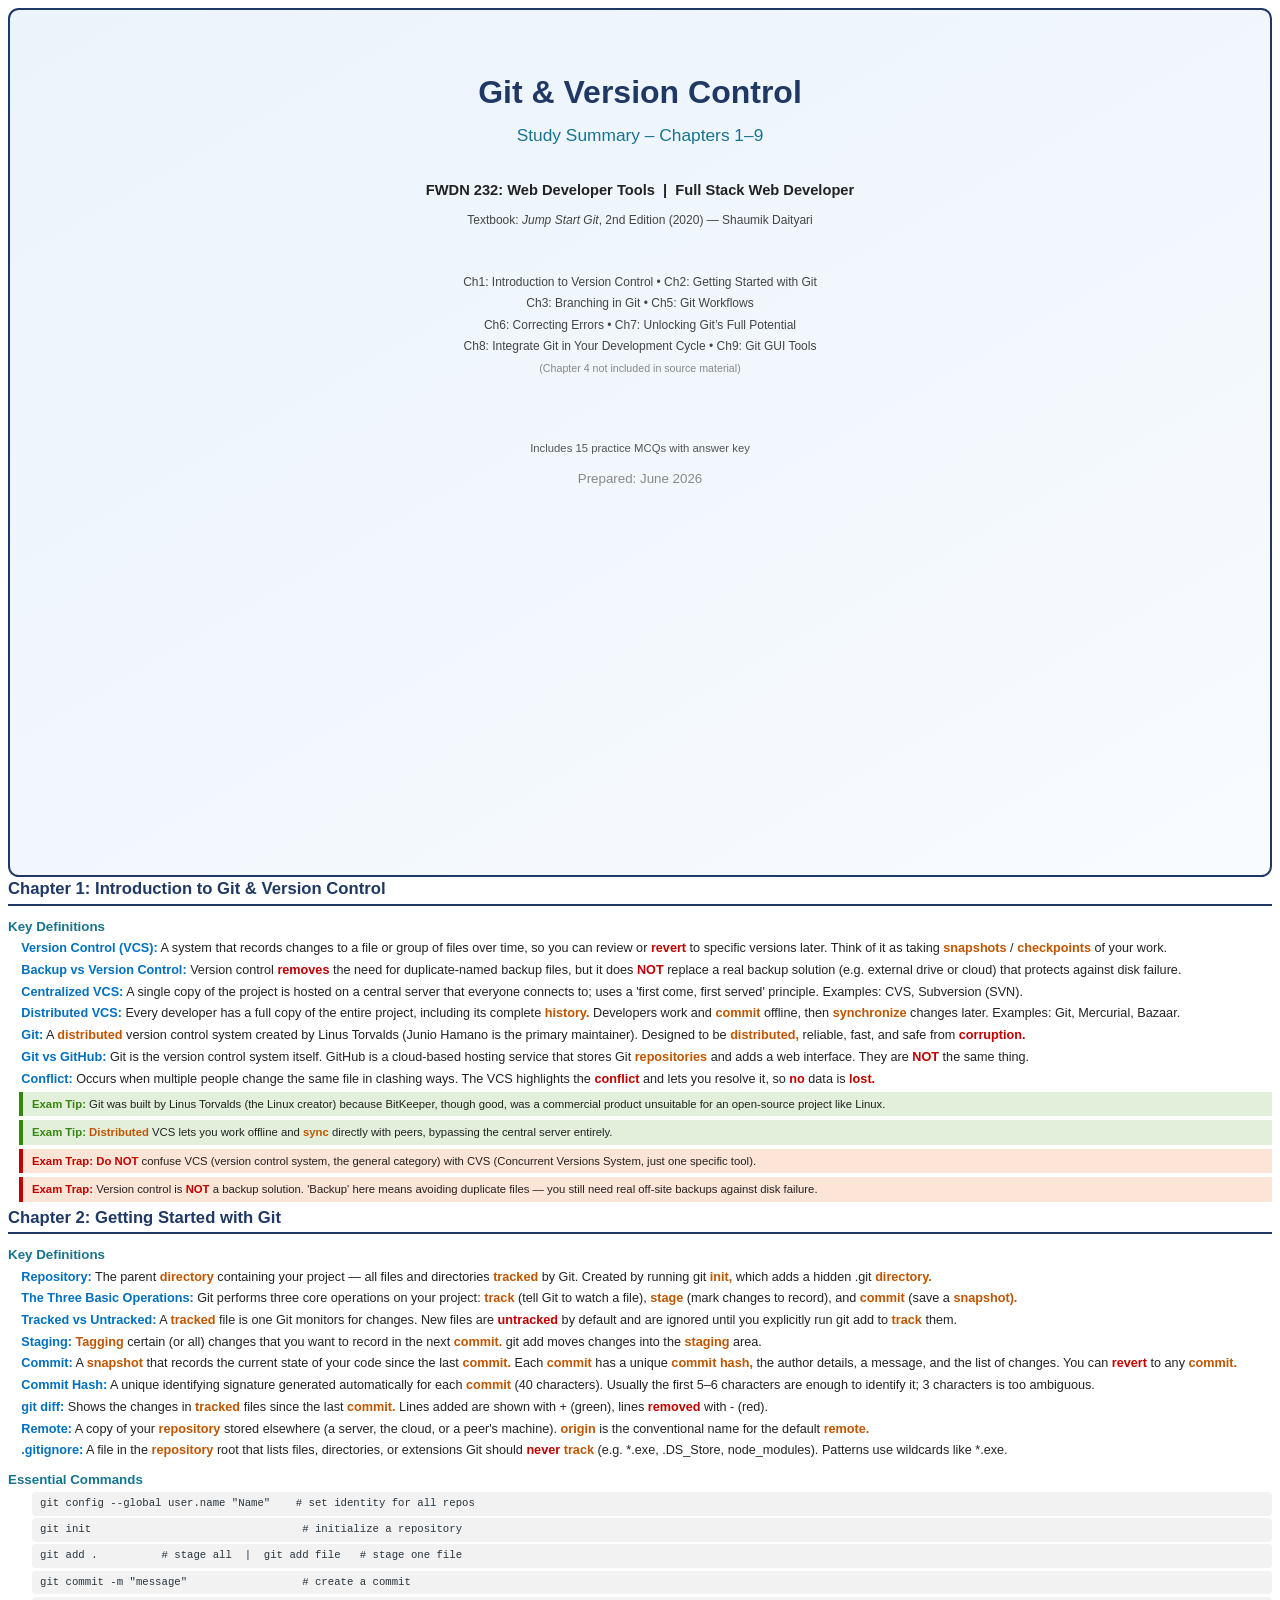
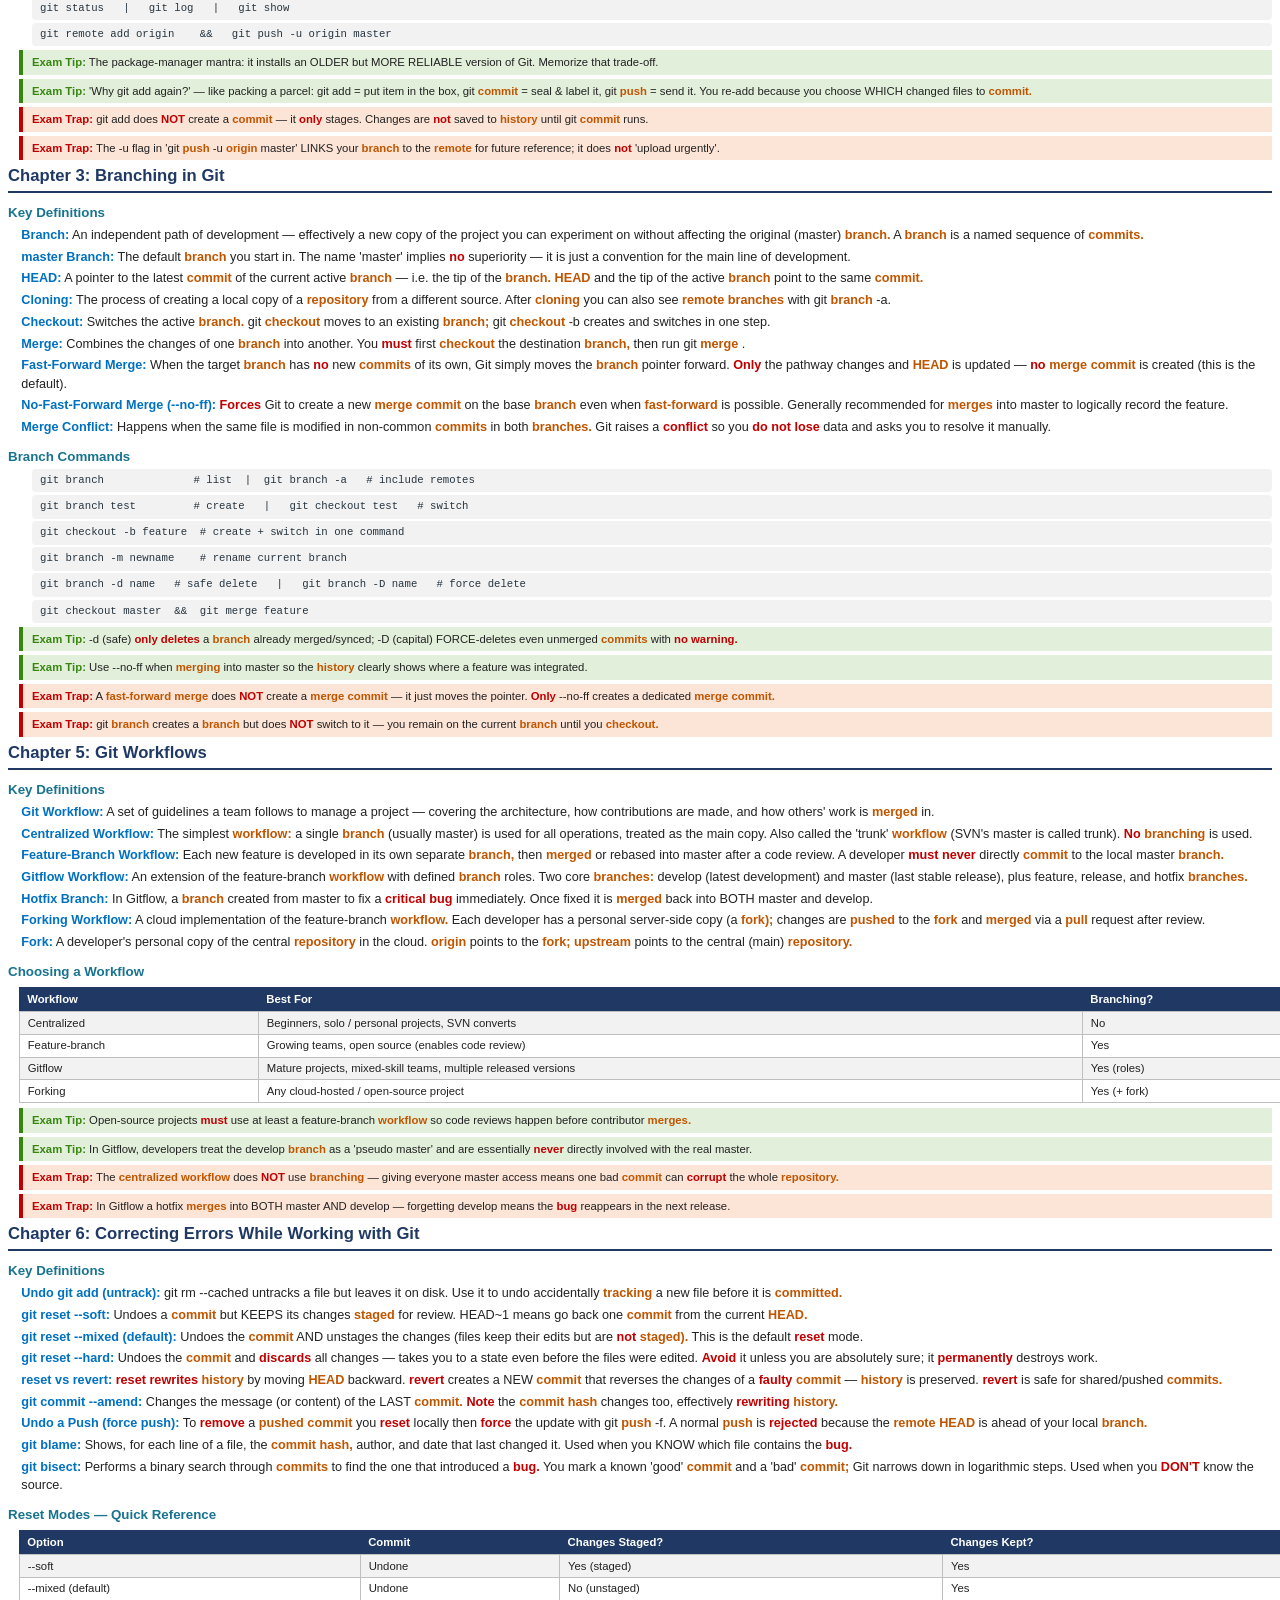
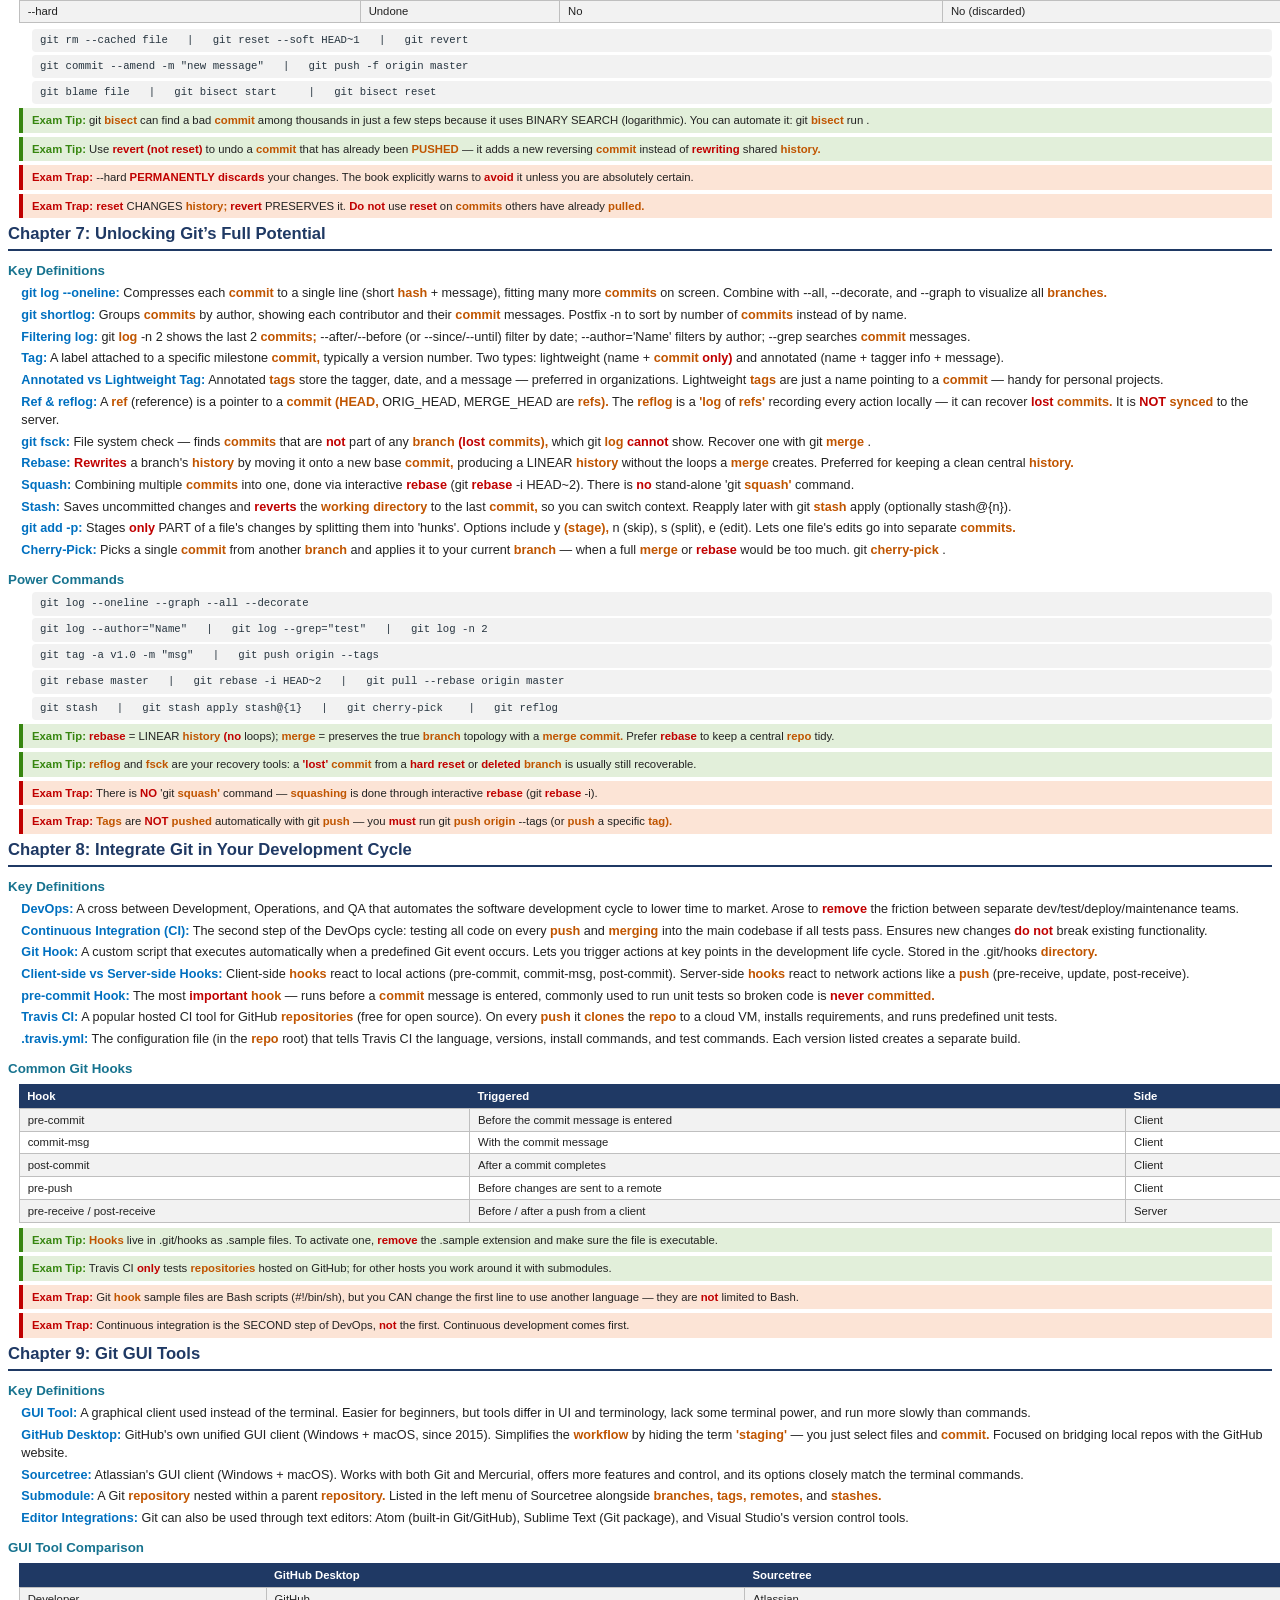
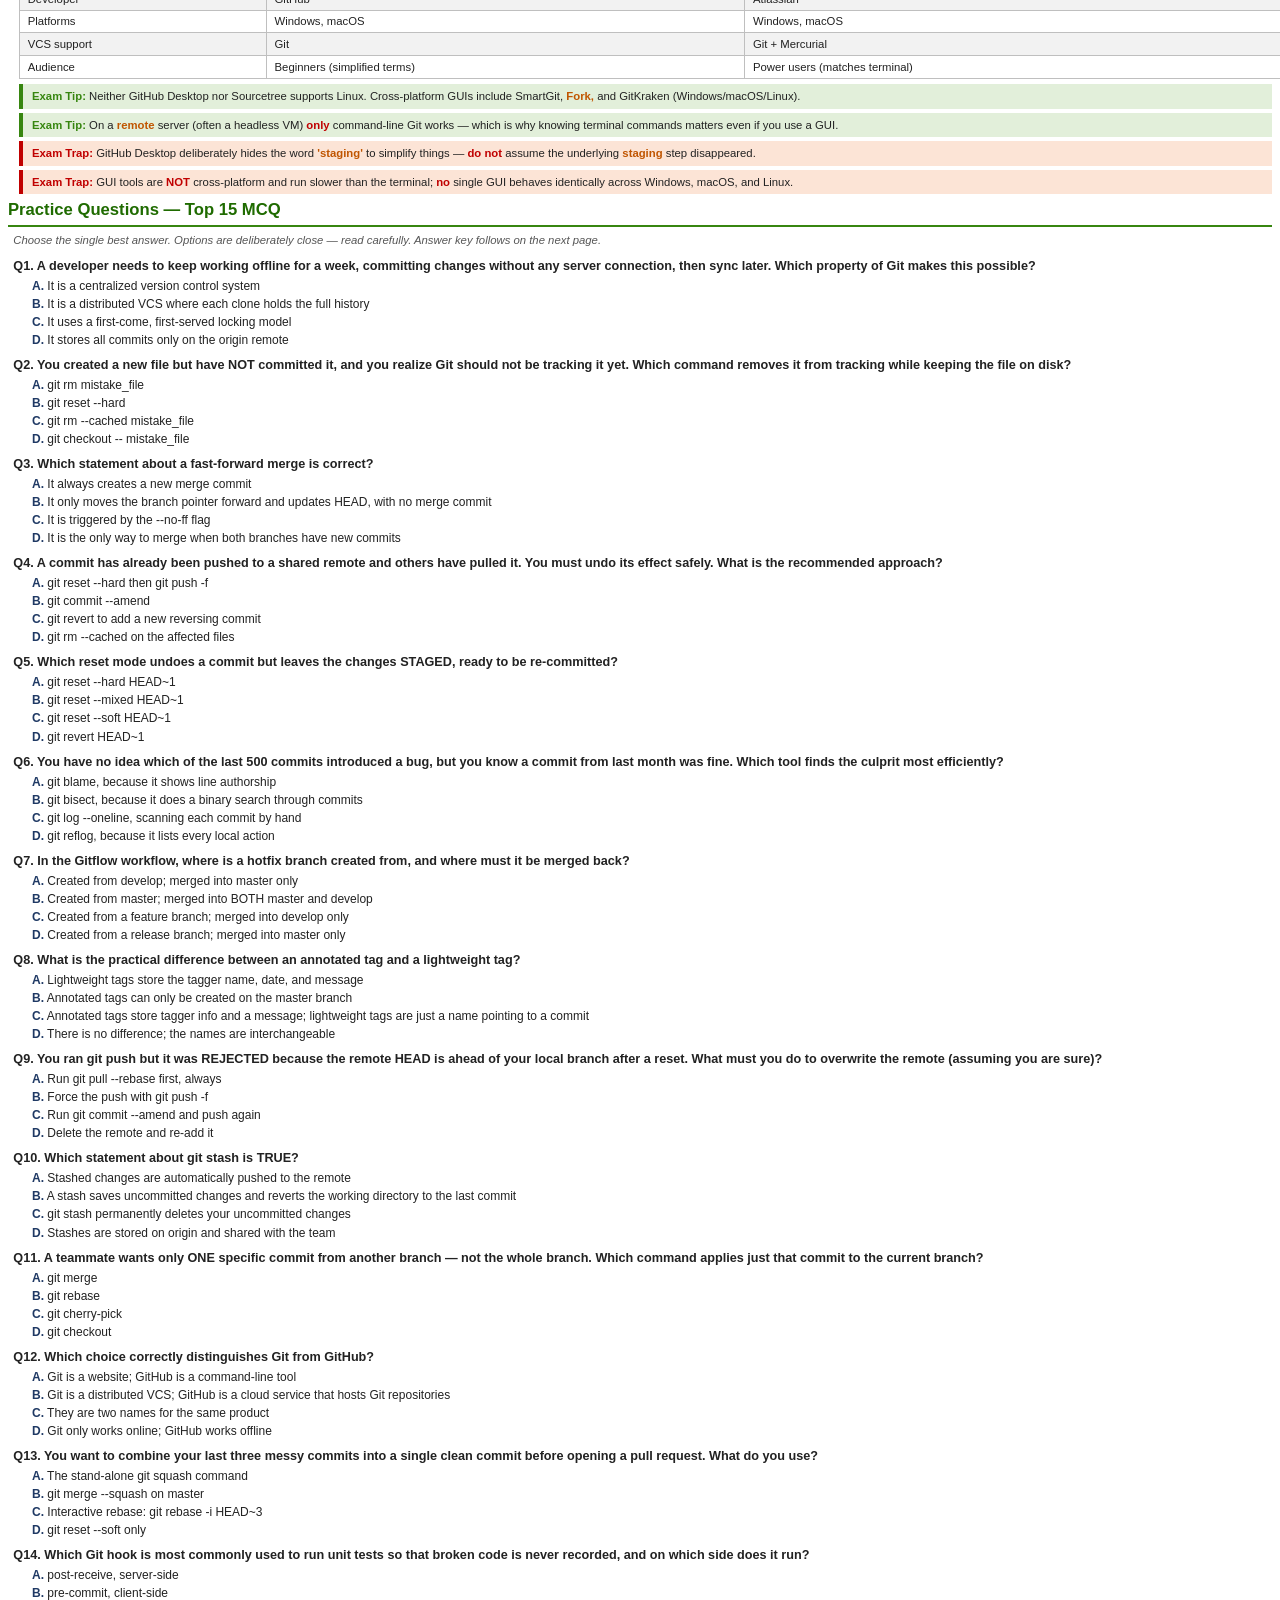
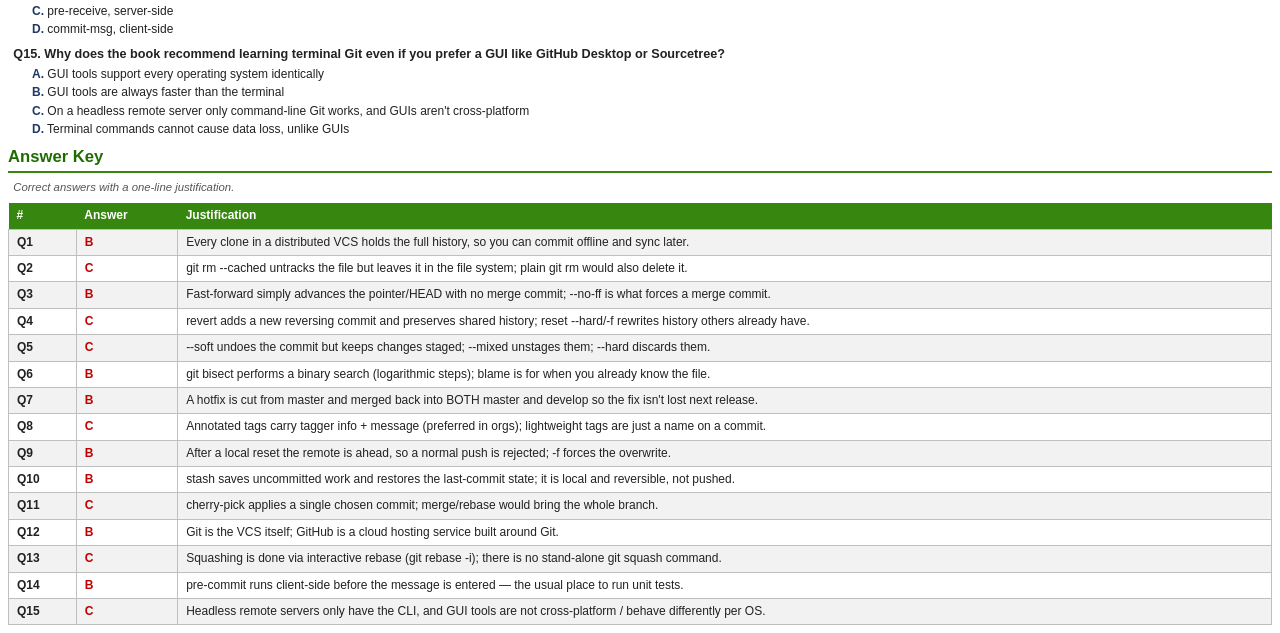
<file: git_summary.html>
<!DOCTYPE html>
<html lang="en">
<head>
<meta charset="UTF-8">
<style>
@page {
    size: A4;
    margin: 16mm 18mm 16mm 18mm;
    @bottom-right { content: counter(page); font-size:9pt; color:#888; }
}
.cover {
    page-break-after: always;
    text-align: center;
    padding: 44pt 28pt;
    border: 2pt solid #1F3964;
    border-radius: 8pt;
    background: linear-gradient(150deg,#EBF3FB,#F8FBFF);
    min-height: 230mm;
    box-sizing: border-box;
}
body { font-family: Calibri, Arial, sans-serif; font-size:9.5pt; color:#222; line-height:1.45; }
h1   { color:#1F3964; font-size:24pt; margin:0 0 6pt; }
.subtitle { color:#17738F; font-size:13pt; margin:4pt 0; }
.course   { font-size:11pt; font-weight:bold; margin:6pt 0; }
.date-line{ color:#888; font-size:10pt; }
h2 {
    color:#1F3964; font-size:12.5pt; font-weight:bold;
    border-bottom:2pt solid #1F3964;
    padding-bottom:2pt; margin:0; margin-bottom:4pt;
    page-break-before: always;
}
h3 { color:#17738F; font-size:10pt; font-weight:bold; margin-top:8pt; margin-bottom:2pt; }
p.term { margin:2.5pt 0 2.5pt 10pt; font-size:9.5pt; }
span.term-name { color:#0070C0; font-weight:bold; }
span.kw-red    { color:#C00000; font-weight:bold; }
span.kw-orange { color:#C05500; font-weight:bold; }
pre.code {
    font-family:'Courier New',monospace; font-size:8pt;
    background:#F2F2F2; color:#26343F;
    margin:2pt 0 2pt 18pt; padding:3pt 6pt;
    border-radius:3pt; white-space:pre-wrap; word-break:break-all;
}
ul { margin:2pt 0 2pt 24pt; padding:0; }
li { margin:1pt 0; font-size:9.5pt; }
.tip  { background:#E2EFDA; border-left:3pt solid #378610; padding:3pt 7pt; margin:3pt 0 3pt 8pt; font-size:8.5pt; }
.tip strong { color:#378610; }
.trap { background:#FCE4D6; border-left:3pt solid #C00000; padding:3pt 7pt; margin:3pt 0 3pt 8pt; font-size:8.5pt; }
.trap strong { color:#C00000; }
.ref-table { width:100%; border-collapse:collapse; font-size:8.5pt; margin:4pt 0 4pt 8pt; }
.ref-table th { background:#1F3964; color:white; padding:3pt 6pt; text-align:left; }
.ref-table td { border:1pt solid #BFBFBF; padding:2pt 6pt; }
.ref-table tr:nth-child(even) td { background:#F2F2F2; }
code { font-family:'Courier New',monospace; background:#F2F2F2; padding:0 2pt; border-radius:2pt; }
.mcq { margin:5pt 0 5pt 4pt; page-break-inside: avoid; }
.mcq-q { font-weight:bold; margin:0 0 2pt; font-size:9.5pt; }
.mcq-opt { margin:0.5pt 0 0.5pt 14pt; font-size:9pt; }
.mcq-letter { font-weight:bold; color:#1F3964; }
.ans-table { width:100%; border-collapse:collapse; font-size:9pt; margin:4pt 0; }
.ans-table th { background:#378610; color:white; padding:3pt 6pt; text-align:left; }
.ans-table td { border:1pt solid #BFBFBF; padding:3pt 6pt; vertical-align:top; }
.ans-table tr:nth-child(even) td { background:#F2F2F2; }
.ans-letter { font-weight:bold; color:#C00000; }
.intro-note { font-size:8.5pt; color:#555; font-style:italic; margin:2pt 0 6pt 4pt; }
</style>
</head>
<body>

<div class="cover">
  <h1>Git &amp; Version Control</h1>
  <p class="subtitle">Study Summary &ndash; Chapters 1&ndash;9</p>
  <br>
  <p class="course">FWDN 232: Web Developer Tools &nbsp;|&nbsp; Full Stack Web Developer</p>
  <p style="font-size:9pt;color:#444;margin-top:8pt;">
    Textbook: <em>Jump Start Git</em>, 2nd Edition (2020) &mdash; Shaumik Daityari
  </p>
  <br>
  <p style="font-size:9pt;color:#444;line-height:1.8;">
    Ch1: Introduction to Version Control &bull; Ch2: Getting Started with Git<br>
    Ch3: Branching in Git &bull; Ch5: Git Workflows<br>
    Ch6: Correcting Errors &bull; Ch7: Unlocking Git&rsquo;s Full Potential<br>
    Ch8: Integrate Git in Your Development Cycle &bull; Ch9: Git GUI Tools<br>
    <span style="font-size:8pt;color:#888;">(Chapter 4 not included in source material)</span>
  </p>
  <br><br>
  <p style="font-size:8.5pt;color:#555;">Includes 15 practice MCQs with answer key</p>
  <p class="date-line">Prepared: June 2026</p>
</div>
<h2>Chapter 1: Introduction to Git &amp; Version Control</h2><h3>Key Definitions</h3><p class="term"><span class="term-name">Version Control (VCS):</span> A system that records changes to a file or group of files over time, so you can review or <span class="kw-red">revert</span> to specific versions later. Think of it as taking <span class="kw-orange">snapshots</span> / <span class="kw-orange">checkpoints</span> of your work.</p><p class="term"><span class="term-name">Backup vs Version Control:</span> Version control <span class="kw-red">removes</span> the need for duplicate-named backup files, but it does <span class="kw-red">NOT</span> replace a real backup solution (e.g. external drive or cloud) that protects against disk failure.</p><p class="term"><span class="term-name">Centralized VCS:</span> A single copy of the project is hosted on a central server that everyone connects to; uses a 'first come, first served' principle. Examples: CVS, Subversion (SVN).</p><p class="term"><span class="term-name">Distributed VCS:</span> Every developer has a full copy of the entire project, including its complete <span class="kw-orange">history.</span> Developers work and <span class="kw-orange">commit</span> offline, then <span class="kw-orange">synchronize</span> changes later. Examples: Git, Mercurial, Bazaar.</p><p class="term"><span class="term-name">Git:</span> A <span class="kw-orange">distributed</span> version control system created by Linus Torvalds (Junio Hamano is the primary maintainer). Designed to be <span class="kw-orange">distributed,</span> reliable, fast, and safe from <span class="kw-red">corruption.</span></p><p class="term"><span class="term-name">Git vs GitHub:</span> Git is the version control system itself. GitHub is a cloud-based hosting service that stores Git <span class="kw-orange">repositories</span> and adds a web interface. They are <span class="kw-red">NOT</span> the same thing.</p><p class="term"><span class="term-name">Conflict:</span> Occurs when multiple people change the same file in clashing ways. The VCS highlights the <span class="kw-red">conflict</span> and lets you resolve it, so <span class="kw-red">no</span> data is <span class="kw-red">lost.</span></p><div class="tip"><strong>Exam Tip:</strong> Git was built by Linus Torvalds (the Linux creator) because BitKeeper, though good, was a commercial product unsuitable for an open-source project like Linux.</div><div class="tip"><strong>Exam Tip:</strong> <span class="kw-orange">Distributed</span> VCS lets you work offline and <span class="kw-orange">sync</span> directly with peers, bypassing the central server entirely.</div><div class="trap"><strong>Exam Trap:</strong> <span class="kw-red">Do</span> <span class="kw-red">NOT</span> confuse VCS (version control system, the general category) with CVS (Concurrent Versions System, just one specific tool).</div><div class="trap"><strong>Exam Trap:</strong> Version control is <span class="kw-red">NOT</span> a backup solution. 'Backup' here means avoiding duplicate files — you still need real off-site backups against disk failure.</div><h2>Chapter 2: Getting Started with Git</h2><h3>Key Definitions</h3><p class="term"><span class="term-name">Repository:</span> The parent <span class="kw-orange">directory</span> containing your project — all files and directories <span class="kw-orange">tracked</span> by Git. Created by running git <span class="kw-orange">init,</span> which adds a hidden .git <span class="kw-orange">directory.</span></p><p class="term"><span class="term-name">The Three Basic Operations:</span> Git performs three core operations on your project: <span class="kw-orange">track</span> (tell Git to watch a file), <span class="kw-orange">stage</span> (mark changes to record), and <span class="kw-orange">commit</span> (save a <span class="kw-orange">snapshot).</span></p><p class="term"><span class="term-name">Tracked vs Untracked:</span> A <span class="kw-orange">tracked</span> file is one Git monitors for changes. New files are <span class="kw-red">untracked</span> by default and are ignored until you explicitly run git add to <span class="kw-orange">track</span> them.</p><p class="term"><span class="term-name">Staging:</span> <span class="kw-orange">Tagging</span> certain (or all) changes that you want to record in the next <span class="kw-orange">commit.</span> git add moves changes into the <span class="kw-orange">staging</span> area.</p><p class="term"><span class="term-name">Commit:</span> A <span class="kw-orange">snapshot</span> that records the current state of your code since the last <span class="kw-orange">commit.</span> Each <span class="kw-orange">commit</span> has a unique <span class="kw-orange">commit</span> <span class="kw-orange">hash,</span> the author details, a message, and the list of changes. You can <span class="kw-red">revert</span> to any <span class="kw-orange">commit.</span></p><p class="term"><span class="term-name">Commit Hash:</span> A unique identifying signature generated automatically for each <span class="kw-orange">commit</span> (40 characters). Usually the first 5–6 characters are enough to identify it; 3 characters is too ambiguous.</p><p class="term"><span class="term-name">git diff:</span> Shows the changes in <span class="kw-orange">tracked</span> files since the last <span class="kw-orange">commit.</span> Lines added are shown with + (green), lines <span class="kw-red">removed</span> with - (red).</p><p class="term"><span class="term-name">Remote:</span> A copy of your <span class="kw-orange">repository</span> stored elsewhere (a server, the cloud, or a peer's machine). <span class="kw-orange">origin</span> is the conventional name for the default <span class="kw-orange">remote.</span></p><p class="term"><span class="term-name">.gitignore:</span> A file in the <span class="kw-orange">repository</span> root that lists files, directories, or extensions Git should <span class="kw-red">never</span> <span class="kw-orange">track</span> (e.g. *.exe, .DS_Store, node_modules). Patterns use wildcards like *.exe.</p><h3>Essential Commands</h3><pre class="code">git config --global user.name "Name"    # set identity for all repos</pre><pre class="code">git init                                 # initialize a repository</pre><pre class="code">git add .          # stage all  |  git add file   # stage one file</pre><pre class="code">git commit -m "message"                  # create a commit</pre><pre class="code">git status   |   git log   |   git show <hash></pre><pre class="code">git remote add origin <url>   &&   git push -u origin master</pre><div class="tip"><strong>Exam Tip:</strong> The package-manager mantra: it installs an OLDER but MORE RELIABLE version of Git. Memorize that trade-off.</div><div class="tip"><strong>Exam Tip:</strong> 'Why git add again?' — like packing a parcel: git add = put item in the box, git <span class="kw-orange">commit</span> = seal & label it, git <span class="kw-orange">push</span> = send it. You re-add because you choose WHICH changed files to <span class="kw-orange">commit.</span></div><div class="trap"><strong>Exam Trap:</strong> git add does <span class="kw-red">NOT</span> create a <span class="kw-orange">commit</span> — it <span class="kw-red">only</span> stages. Changes are <span class="kw-red">not</span> saved to <span class="kw-orange">history</span> until git <span class="kw-orange">commit</span> runs.</div><div class="trap"><strong>Exam Trap:</strong> The -u flag in 'git <span class="kw-orange">push</span> -u <span class="kw-orange">origin</span> master' LINKS your <span class="kw-orange">branch</span> to the <span class="kw-orange">remote</span> for future reference; it does <span class="kw-red">not</span> 'upload urgently'.</div><h2>Chapter 3: Branching in Git</h2><h3>Key Definitions</h3><p class="term"><span class="term-name">Branch:</span> An independent path of development — effectively a new copy of the project you can experiment on without affecting the original (master) <span class="kw-orange">branch.</span> A <span class="kw-orange">branch</span> is a named sequence of <span class="kw-orange">commits.</span></p><p class="term"><span class="term-name">master Branch:</span> The default <span class="kw-orange">branch</span> you start in. The name 'master' implies <span class="kw-red">no</span> superiority — it is just a convention for the main line of development.</p><p class="term"><span class="term-name">HEAD:</span> A pointer to the latest <span class="kw-orange">commit</span> of the current active <span class="kw-orange">branch</span> — i.e. the tip of the <span class="kw-orange">branch.</span> <span class="kw-orange">HEAD</span> and the tip of the active <span class="kw-orange">branch</span> point to the same <span class="kw-orange">commit.</span></p><p class="term"><span class="term-name">Cloning:</span> The process of creating a local copy of a <span class="kw-orange">repository</span> from a different source. After <span class="kw-orange">cloning</span> you can also see <span class="kw-orange">remote</span> <span class="kw-orange">branches</span> with git <span class="kw-orange">branch</span> -a.</p><p class="term"><span class="term-name">Checkout:</span> Switches the active <span class="kw-orange">branch.</span> git <span class="kw-orange">checkout</span> <name> moves to an existing <span class="kw-orange">branch;</span> git <span class="kw-orange">checkout</span> -b <name> creates and switches in one step.</p><p class="term"><span class="term-name">Merge:</span> Combines the changes of one <span class="kw-orange">branch</span> into another. You <span class="kw-red">must</span> first <span class="kw-orange">checkout</span> the destination <span class="kw-orange">branch,</span> then run git <span class="kw-orange">merge</span> <source>.</p><p class="term"><span class="term-name">Fast-Forward Merge:</span> When the target <span class="kw-orange">branch</span> has <span class="kw-red">no</span> new <span class="kw-orange">commits</span> of its own, Git simply moves the <span class="kw-orange">branch</span> pointer forward. <span class="kw-red">Only</span> the pathway changes and <span class="kw-orange">HEAD</span> is updated — <span class="kw-red">no</span> <span class="kw-orange">merge</span> <span class="kw-orange">commit</span> is created (this is the default).</p><p class="term"><span class="term-name">No-Fast-Forward Merge (--no-ff):</span> <span class="kw-red">Forces</span> Git to create a new <span class="kw-orange">merge</span> <span class="kw-orange">commit</span> on the base <span class="kw-orange">branch</span> even when <span class="kw-orange">fast-forward</span> is possible. Generally recommended for <span class="kw-orange">merges</span> into master to logically record the feature.</p><p class="term"><span class="term-name">Merge Conflict:</span> Happens when the same file is modified in non-common <span class="kw-orange">commits</span> in both <span class="kw-orange">branches.</span> Git raises a <span class="kw-red">conflict</span> so you <span class="kw-red">do</span> <span class="kw-red">not</span> <span class="kw-red">lose</span> data and asks you to resolve it manually.</p><h3>Branch Commands</h3><pre class="code">git branch              # list  |  git branch -a   # include remotes</pre><pre class="code">git branch test         # create   |   git checkout test   # switch</pre><pre class="code">git checkout -b feature  # create + switch in one command</pre><pre class="code">git branch -m newname    # rename current branch</pre><pre class="code">git branch -d name   # safe delete   |   git branch -D name   # force delete</pre><pre class="code">git checkout master  &&  git merge feature</pre><div class="tip"><strong>Exam Tip:</strong> -d (safe) <span class="kw-red">only</span> <span class="kw-red">deletes</span> a <span class="kw-orange">branch</span> already merged/synced; -D (capital) FORCE-deletes even unmerged <span class="kw-orange">commits</span> with <span class="kw-red">no</span> <span class="kw-red">warning.</span></div><div class="tip"><strong>Exam Tip:</strong> Use --no-ff when <span class="kw-orange">merging</span> into master so the <span class="kw-orange">history</span> clearly shows where a feature was integrated.</div><div class="trap"><strong>Exam Trap:</strong> A <span class="kw-orange">fast-forward</span> <span class="kw-orange">merge</span> does <span class="kw-red">NOT</span> create a <span class="kw-orange">merge</span> <span class="kw-orange">commit</span> — it just moves the pointer. <span class="kw-red">Only</span> --no-ff creates a dedicated <span class="kw-orange">merge</span> <span class="kw-orange">commit.</span></div><div class="trap"><strong>Exam Trap:</strong> git <span class="kw-orange">branch</span> <name> creates a <span class="kw-orange">branch</span> but does <span class="kw-red">NOT</span> switch to it — you remain on the current <span class="kw-orange">branch</span> until you <span class="kw-orange">checkout.</span></div><h2>Chapter 5: Git Workflows</h2><h3>Key Definitions</h3><p class="term"><span class="term-name">Git Workflow:</span> A set of guidelines a team follows to manage a project — covering the architecture, how contributions are made, and how others' work is <span class="kw-orange">merged</span> in.</p><p class="term"><span class="term-name">Centralized Workflow:</span> The simplest <span class="kw-orange">workflow:</span> a single <span class="kw-orange">branch</span> (usually master) is used for all operations, treated as the main copy. Also called the 'trunk' <span class="kw-orange">workflow</span> (SVN's master is called trunk). <span class="kw-red">No</span> <span class="kw-orange">branching</span> is used.</p><p class="term"><span class="term-name">Feature-Branch Workflow:</span> Each new feature is developed in its own separate <span class="kw-orange">branch,</span> then <span class="kw-orange">merged</span> or rebased into master after a code review. A developer <span class="kw-red">must</span> <span class="kw-red">never</span> directly <span class="kw-orange">commit</span> to the local master <span class="kw-orange">branch.</span></p><p class="term"><span class="term-name">Gitflow Workflow:</span> An extension of the feature-branch <span class="kw-orange">workflow</span> with defined <span class="kw-orange">branch</span> roles. Two core <span class="kw-orange">branches:</span> develop (latest development) and master (last stable release), plus feature, release, and hotfix <span class="kw-orange">branches.</span></p><p class="term"><span class="term-name">Hotfix Branch:</span> In Gitflow, a <span class="kw-orange">branch</span> created from master to fix a <span class="kw-red">critical</span> <span class="kw-red">bug</span> immediately. Once fixed it is <span class="kw-orange">merged</span> back into BOTH master and develop.</p><p class="term"><span class="term-name">Forking Workflow:</span> A cloud implementation of the feature-branch <span class="kw-orange">workflow.</span> Each developer has a personal server-side copy (a <span class="kw-orange">fork);</span> changes are <span class="kw-orange">pushed</span> to the <span class="kw-orange">fork</span> and <span class="kw-orange">merged</span> via a <span class="kw-orange">pull</span> request after review.</p><p class="term"><span class="term-name">Fork:</span> A developer's personal copy of the central <span class="kw-orange">repository</span> in the cloud. <span class="kw-orange">origin</span> points to the <span class="kw-orange">fork;</span> <span class="kw-orange">upstream</span> points to the central (main) <span class="kw-orange">repository.</span></p><h3>Choosing a Workflow</h3><table class="ref-table">
<tr><th>Workflow</th><th>Best For</th><th>Branching?</th></tr>
<tr><td>Centralized</td><td>Beginners, solo / personal projects, SVN converts</td><td>No</td></tr>
<tr><td>Feature-branch</td><td>Growing teams, open source (enables code review)</td><td>Yes</td></tr>
<tr><td>Gitflow</td><td>Mature projects, mixed-skill teams, multiple released versions</td><td>Yes (roles)</td></tr>
<tr><td>Forking</td><td>Any cloud-hosted / open-source project</td><td>Yes (+ fork)</td></tr>
</table><div class="tip"><strong>Exam Tip:</strong> Open-source projects <span class="kw-red">must</span> use at least a feature-branch <span class="kw-orange">workflow</span> so code reviews happen before contributor <span class="kw-orange">merges.</span></div><div class="tip"><strong>Exam Tip:</strong> In Gitflow, developers treat the develop <span class="kw-orange">branch</span> as a 'pseudo master' and are essentially <span class="kw-red">never</span> directly involved with the real master.</div><div class="trap"><strong>Exam Trap:</strong> The <span class="kw-orange">centralized</span> <span class="kw-orange">workflow</span> does <span class="kw-red">NOT</span> use <span class="kw-orange">branching</span> — giving everyone master access means one bad <span class="kw-orange">commit</span> can <span class="kw-red">corrupt</span> the whole <span class="kw-orange">repository.</span></div><div class="trap"><strong>Exam Trap:</strong> In Gitflow a hotfix <span class="kw-orange">merges</span> into BOTH master AND develop — forgetting develop means the <span class="kw-red">bug</span> reappears in the next release.</div><h2>Chapter 6: Correcting Errors While Working with Git</h2><h3>Key Definitions</h3><p class="term"><span class="term-name">Undo git add (untrack):</span> git rm --cached <file> untracks a file but leaves it on disk. Use it to undo accidentally <span class="kw-orange">tracking</span> a new file before it is <span class="kw-orange">committed.</span></p><p class="term"><span class="term-name">git reset --soft:</span> Undoes a <span class="kw-orange">commit</span> but KEEPS its changes <span class="kw-orange">staged</span> for review. HEAD~1 means go back one <span class="kw-orange">commit</span> from the current <span class="kw-orange">HEAD.</span></p><p class="term"><span class="term-name">git reset --mixed (default):</span> Undoes the <span class="kw-orange">commit</span> AND unstages the changes (files keep their edits but are <span class="kw-red">not</span> <span class="kw-orange">staged).</span> This is the default <span class="kw-red">reset</span> mode.</p><p class="term"><span class="term-name">git reset --hard:</span> Undoes the <span class="kw-orange">commit</span> and <span class="kw-red">discards</span> all changes — takes you to a state even before the files were edited. <span class="kw-red">Avoid</span> it unless you are absolutely sure; it <span class="kw-red">permanently</span> destroys work.</p><p class="term"><span class="term-name">reset vs revert:</span> <span class="kw-red">reset</span> <span class="kw-red">rewrites</span> <span class="kw-orange">history</span> by moving <span class="kw-orange">HEAD</span> backward. <span class="kw-red">revert</span> creates a NEW <span class="kw-orange">commit</span> that reverses the changes of a <span class="kw-red">faulty</span> <span class="kw-orange">commit</span> — <span class="kw-orange">history</span> is preserved. <span class="kw-red">revert</span> is safe for shared/pushed <span class="kw-orange">commits.</span></p><p class="term"><span class="term-name">git commit --amend:</span> Changes the message (or content) of the LAST <span class="kw-orange">commit.</span> <span class="kw-red">Note</span> the <span class="kw-orange">commit</span> <span class="kw-orange">hash</span> changes too, effectively <span class="kw-red">rewriting</span> <span class="kw-orange">history.</span></p><p class="term"><span class="term-name">Undo a Push (force push):</span> To <span class="kw-red">remove</span> a <span class="kw-orange">pushed</span> <span class="kw-orange">commit</span> you <span class="kw-red">reset</span> locally then <span class="kw-red">force</span> the update with git <span class="kw-orange">push</span> -f. A normal <span class="kw-orange">push</span> is <span class="kw-red">rejected</span> because the <span class="kw-orange">remote</span> <span class="kw-orange">HEAD</span> is ahead of your local <span class="kw-orange">branch.</span></p><p class="term"><span class="term-name">git blame:</span> Shows, for each line of a file, the <span class="kw-orange">commit</span> <span class="kw-orange">hash,</span> author, and date that last changed it. Used when you KNOW which file contains the <span class="kw-red">bug.</span></p><p class="term"><span class="term-name">git bisect:</span> Performs a binary search through <span class="kw-orange">commits</span> to find the one that introduced a <span class="kw-red">bug.</span> You mark a known 'good' <span class="kw-orange">commit</span> and a 'bad' <span class="kw-orange">commit;</span> Git narrows down in logarithmic steps. Used when you <span class="kw-red">DON'T</span> know the source.</p><h3>Reset Modes — Quick Reference</h3><table class="ref-table">
<tr><th>Option</th><th>Commit</th><th>Changes Staged?</th><th>Changes Kept?</th></tr>
<tr><td>--soft</td><td>Undone</td><td>Yes (staged)</td><td>Yes</td></tr>
<tr><td>--mixed (default)</td><td>Undone</td><td>No (unstaged)</td><td>Yes</td></tr>
<tr><td>--hard</td><td>Undone</td><td>No</td><td>No (discarded)</td></tr>
</table><pre class="code">git rm --cached file   |   git reset --soft HEAD~1   |   git revert <hash></pre><pre class="code">git commit --amend -m "new message"   |   git push -f origin master</pre><pre class="code">git blame file   |   git bisect start <bad> <good>   |   git bisect reset</pre><div class="tip"><strong>Exam Tip:</strong> git <span class="kw-orange">bisect</span> can find a bad <span class="kw-orange">commit</span> among thousands in just a few steps because it uses BINARY SEARCH (logarithmic). You can automate it: git <span class="kw-orange">bisect</span> run <test command>.</div><div class="tip"><strong>Exam Tip:</strong> Use <span class="kw-red">revert</span> <span class="kw-red">(not</span> <span class="kw-red">reset)</span> to undo a <span class="kw-orange">commit</span> that has already been <span class="kw-orange">PUSHED</span> — it adds a new reversing <span class="kw-orange">commit</span> instead of <span class="kw-red">rewriting</span> shared <span class="kw-orange">history.</span></div><div class="trap"><strong>Exam Trap:</strong> --hard <span class="kw-red">PERMANENTLY</span> <span class="kw-red">discards</span> your changes. The book explicitly warns to <span class="kw-red">avoid</span> it unless you are absolutely certain.</div><div class="trap"><strong>Exam Trap:</strong> <span class="kw-red">reset</span> CHANGES <span class="kw-orange">history;</span> <span class="kw-red">revert</span> PRESERVES it. <span class="kw-red">Do</span> <span class="kw-red">not</span> use <span class="kw-red">reset</span> on <span class="kw-orange">commits</span> others have already <span class="kw-orange">pulled.</span></div><h2>Chapter 7: Unlocking Git&rsquo;s Full Potential</h2><h3>Key Definitions</h3><p class="term"><span class="term-name">git log --oneline:</span> Compresses each <span class="kw-orange">commit</span> to a single line (short <span class="kw-orange">hash</span> + message), fitting many more <span class="kw-orange">commits</span> on screen. Combine with --all, --decorate, and --graph to visualize all <span class="kw-orange">branches.</span></p><p class="term"><span class="term-name">git shortlog:</span> Groups <span class="kw-orange">commits</span> by author, showing each contributor and their <span class="kw-orange">commit</span> messages. Postfix -n to sort by number of <span class="kw-orange">commits</span> instead of by name.</p><p class="term"><span class="term-name">Filtering log:</span> git <span class="kw-orange">log</span> -n 2 shows the last 2 <span class="kw-orange">commits;</span> --after/--before (or --since/--until) filter by date; --author='Name' filters by author; --grep searches <span class="kw-orange">commit</span> messages.</p><p class="term"><span class="term-name">Tag:</span> A label attached to a specific milestone <span class="kw-orange">commit,</span> typically a version number. Two types: lightweight (name + <span class="kw-orange">commit</span> <span class="kw-red">only)</span> and annotated (name + tagger info + message).</p><p class="term"><span class="term-name">Annotated vs Lightweight Tag:</span> Annotated <span class="kw-orange">tags</span> store the tagger, date, and a message — preferred in organizations. Lightweight <span class="kw-orange">tags</span> are just a name pointing to a <span class="kw-orange">commit</span> — handy for personal projects.</p><p class="term"><span class="term-name">Ref &amp; reflog:</span> A <span class="kw-orange">ref</span> (reference) is a pointer to a <span class="kw-orange">commit</span> <span class="kw-orange">(HEAD,</span> ORIG_HEAD, MERGE_HEAD are <span class="kw-orange">refs).</span> The <span class="kw-orange">reflog</span> is a <span class="kw-orange">'log</span> of <span class="kw-orange">refs'</span> recording every action locally — it can recover <span class="kw-red">lost</span> <span class="kw-orange">commits.</span> It is <span class="kw-red">NOT</span> <span class="kw-orange">synced</span> to the server.</p><p class="term"><span class="term-name">git fsck:</span> File system check — finds <span class="kw-orange">commits</span> that are <span class="kw-red">not</span> part of any <span class="kw-orange">branch</span> <span class="kw-red">(lost</span> <span class="kw-orange">commits),</span> which git <span class="kw-orange">log</span> <span class="kw-red">cannot</span> show. Recover one with git <span class="kw-orange">merge</span> <hash>.</p><p class="term"><span class="term-name">Rebase:</span> <span class="kw-red">Rewrites</span> a branch's <span class="kw-orange">history</span> by moving it onto a new base <span class="kw-orange">commit,</span> producing a LINEAR <span class="kw-orange">history</span> without the loops a <span class="kw-orange">merge</span> creates. Preferred for keeping a clean central <span class="kw-orange">history.</span></p><p class="term"><span class="term-name">Squash:</span> Combining multiple <span class="kw-orange">commits</span> into one, done via interactive <span class="kw-red">rebase</span> (git <span class="kw-red">rebase</span> -i HEAD~2). There is <span class="kw-red">no</span> stand-alone 'git <span class="kw-orange">squash'</span> command.</p><p class="term"><span class="term-name">Stash:</span> Saves uncommitted changes and <span class="kw-red">reverts</span> the <span class="kw-orange">working</span> <span class="kw-orange">directory</span> to the last <span class="kw-orange">commit,</span> so you can switch context. Reapply later with git <span class="kw-orange">stash</span> apply (optionally stash@{n}).</p><p class="term"><span class="term-name">git add -p:</span> Stages <span class="kw-red">only</span> PART of a file's changes by splitting them into 'hunks'. Options include y <span class="kw-orange">(stage),</span> n (skip), s (split), e (edit). Lets one file's edits go into separate <span class="kw-orange">commits.</span></p><p class="term"><span class="term-name">Cherry-Pick:</span> Picks a single <span class="kw-orange">commit</span> from another <span class="kw-orange">branch</span> and applies it to your current <span class="kw-orange">branch</span> — when a full <span class="kw-orange">merge</span> or <span class="kw-red">rebase</span> would be too much. git <span class="kw-orange">cherry-pick</span> <hash>.</p><h3>Power Commands</h3><pre class="code">git log --oneline --graph --all --decorate</pre><pre class="code">git log --author="Name"   |   git log --grep="test"   |   git log -n 2</pre><pre class="code">git tag -a v1.0 -m "msg"   |   git push origin --tags</pre><pre class="code">git rebase master   |   git rebase -i HEAD~2   |   git pull --rebase origin master</pre><pre class="code">git stash   |   git stash apply stash@{1}   |   git cherry-pick <hash>   |   git reflog</pre><div class="tip"><strong>Exam Tip:</strong> <span class="kw-red">rebase</span> = LINEAR <span class="kw-orange">history</span> <span class="kw-red">(no</span> loops); <span class="kw-orange">merge</span> = preserves the true <span class="kw-orange">branch</span> topology with a <span class="kw-orange">merge</span> <span class="kw-orange">commit.</span> Prefer <span class="kw-red">rebase</span> to keep a central <span class="kw-orange">repo</span> tidy.</div><div class="tip"><strong>Exam Tip:</strong> <span class="kw-orange">reflog</span> and <span class="kw-orange">fsck</span> are your recovery tools: a <span class="kw-red">'lost'</span> <span class="kw-orange">commit</span> from a <span class="kw-red">hard</span> <span class="kw-red">reset</span> or <span class="kw-red">deleted</span> <span class="kw-orange">branch</span> is usually still recoverable.</div><div class="trap"><strong>Exam Trap:</strong> There is <span class="kw-red">NO</span> 'git <span class="kw-orange">squash'</span> command — <span class="kw-orange">squashing</span> is done through interactive <span class="kw-red">rebase</span> (git <span class="kw-red">rebase</span> -i).</div><div class="trap"><strong>Exam Trap:</strong> <span class="kw-orange">Tags</span> are <span class="kw-red">NOT</span> <span class="kw-orange">pushed</span> automatically with git <span class="kw-orange">push</span> — you <span class="kw-red">must</span> run git <span class="kw-orange">push</span> <span class="kw-orange">origin</span> --tags (or <span class="kw-orange">push</span> a specific <span class="kw-orange">tag).</span></div><h2>Chapter 8: Integrate Git in Your Development Cycle</h2><h3>Key Definitions</h3><p class="term"><span class="term-name">DevOps:</span> A cross between Development, Operations, and QA that automates the software development cycle to lower time to market. Arose to <span class="kw-red">remove</span> the friction between separate dev/test/deploy/maintenance teams.</p><p class="term"><span class="term-name">Continuous Integration (CI):</span> The second step of the DevOps cycle: testing all code on every <span class="kw-orange">push</span> and <span class="kw-orange">merging</span> into the main codebase if all tests pass. Ensures new changes <span class="kw-red">do</span> <span class="kw-red">not</span> break existing functionality.</p><p class="term"><span class="term-name">Git Hook:</span> A custom script that executes automatically when a predefined Git event occurs. Lets you trigger actions at key points in the development life cycle. Stored in the .git/hooks <span class="kw-orange">directory.</span></p><p class="term"><span class="term-name">Client-side vs Server-side Hooks:</span> Client-side <span class="kw-orange">hooks</span> react to local actions (pre-commit, commit-msg, post-commit). Server-side <span class="kw-orange">hooks</span> react to network actions like a <span class="kw-orange">push</span> (pre-receive, update, post-receive).</p><p class="term"><span class="term-name">pre-commit Hook:</span> The most <span class="kw-red">important</span> <span class="kw-orange">hook</span> — runs before a <span class="kw-orange">commit</span> message is entered, commonly used to run unit tests so broken code is <span class="kw-red">never</span> <span class="kw-orange">committed.</span></p><p class="term"><span class="term-name">Travis CI:</span> A popular hosted CI tool for GitHub <span class="kw-orange">repositories</span> (free for open source). On every <span class="kw-orange">push</span> it <span class="kw-orange">clones</span> the <span class="kw-orange">repo</span> to a cloud VM, installs requirements, and runs predefined unit tests.</p><p class="term"><span class="term-name">.travis.yml:</span> The configuration file (in the <span class="kw-orange">repo</span> root) that tells Travis CI the language, versions, install commands, and test commands. Each version listed creates a separate build.</p><h3>Common Git Hooks</h3><table class="ref-table">
<tr><th>Hook</th><th>Triggered</th><th>Side</th></tr>
<tr><td>pre-commit</td><td>Before the commit message is entered</td><td>Client</td></tr>
<tr><td>commit-msg</td><td>With the commit message</td><td>Client</td></tr>
<tr><td>post-commit</td><td>After a commit completes</td><td>Client</td></tr>
<tr><td>pre-push</td><td>Before changes are sent to a remote</td><td>Client</td></tr>
<tr><td>pre-receive / post-receive</td><td>Before / after a push from a client</td><td>Server</td></tr>
</table><div class="tip"><strong>Exam Tip:</strong> <span class="kw-orange">Hooks</span> live in .git/hooks as .sample files. To activate one, <span class="kw-red">remove</span> the .sample extension and make sure the file is executable.</div><div class="tip"><strong>Exam Tip:</strong> Travis CI <span class="kw-red">only</span> tests <span class="kw-orange">repositories</span> hosted on GitHub; for other hosts you work around it with submodules.</div><div class="trap"><strong>Exam Trap:</strong> Git <span class="kw-orange">hook</span> sample files are Bash scripts (#!/bin/sh), but you CAN change the first line to use another language — they are <span class="kw-red">not</span> limited to Bash.</div><div class="trap"><strong>Exam Trap:</strong> Continuous integration is the SECOND step of DevOps, <span class="kw-red">not</span> the first. Continuous development comes first.</div><h2>Chapter 9: Git GUI Tools</h2><h3>Key Definitions</h3><p class="term"><span class="term-name">GUI Tool:</span> A graphical client used instead of the terminal. Easier for beginners, but tools differ in UI and terminology, lack some terminal power, and run more slowly than commands.</p><p class="term"><span class="term-name">GitHub Desktop:</span> GitHub's own unified GUI client (Windows + macOS, since 2015). Simplifies the <span class="kw-orange">workflow</span> by hiding the term <span class="kw-orange">'staging'</span> — you just select files and <span class="kw-orange">commit.</span> Focused on bridging local repos with the GitHub website.</p><p class="term"><span class="term-name">Sourcetree:</span> Atlassian's GUI client (Windows + macOS). Works with both Git and Mercurial, offers more features and control, and its options closely match the terminal commands.</p><p class="term"><span class="term-name">Submodule:</span> A Git <span class="kw-orange">repository</span> nested within a parent <span class="kw-orange">repository.</span> Listed in the left menu of Sourcetree alongside <span class="kw-orange">branches,</span> <span class="kw-orange">tags,</span> <span class="kw-orange">remotes,</span> and <span class="kw-orange">stashes.</span></p><p class="term"><span class="term-name">Editor Integrations:</span> Git can also be used through text editors: Atom (built-in Git/GitHub), Sublime Text (Git package), and Visual Studio's version control tools.</p><h3>GUI Tool Comparison</h3><table class="ref-table">
<tr><th></th><th>GitHub Desktop</th><th>Sourcetree</th></tr>
<tr><td>Developer</td><td>GitHub</td><td>Atlassian</td></tr>
<tr><td>Platforms</td><td>Windows, macOS</td><td>Windows, macOS</td></tr>
<tr><td>VCS support</td><td>Git</td><td>Git + Mercurial</td></tr>
<tr><td>Audience</td><td>Beginners (simplified terms)</td><td>Power users (matches terminal)</td></tr>
</table><div class="tip"><strong>Exam Tip:</strong> Neither GitHub Desktop nor Sourcetree supports Linux. Cross-platform GUIs include SmartGit, <span class="kw-orange">Fork,</span> and GitKraken (Windows/macOS/Linux).</div><div class="tip"><strong>Exam Tip:</strong> On a <span class="kw-orange">remote</span> server (often a headless VM) <span class="kw-red">only</span> command-line Git works — which is why knowing terminal commands matters even if you use a GUI.</div><div class="trap"><strong>Exam Trap:</strong> GitHub Desktop deliberately hides the word <span class="kw-orange">'staging'</span> to simplify things — <span class="kw-red">do</span> <span class="kw-red">not</span> assume the underlying <span class="kw-orange">staging</span> step disappeared.</div><div class="trap"><strong>Exam Trap:</strong> GUI tools are <span class="kw-red">NOT</span> cross-platform and run slower than the terminal; <span class="kw-red">no</span> single GUI behaves identically across Windows, macOS, and Linux.</div><h2 style="border-color:#378610;color:#1F6B00;">Practice Questions &mdash; Top 15 MCQ</h2><p class="intro-note">Choose the single best answer. Options are deliberately close — read carefully. Answer key follows on the next page.</p><div class="mcq"><p class="mcq-q">Q1. A developer needs to keep working offline for a week, committing changes without any server connection, then sync later. Which property of Git makes this possible?</p><div class="mcq-opt"><span class="mcq-letter">A.</span> It is a centralized version control system</div><div class="mcq-opt"><span class="mcq-letter">B.</span> It is a distributed VCS where each clone holds the full history</div><div class="mcq-opt"><span class="mcq-letter">C.</span> It uses a first-come, first-served locking model</div><div class="mcq-opt"><span class="mcq-letter">D.</span> It stores all commits only on the origin remote</div></div><div class="mcq"><p class="mcq-q">Q2. You created a new file but have NOT committed it, and you realize Git should not be tracking it yet. Which command removes it from tracking while keeping the file on disk?</p><div class="mcq-opt"><span class="mcq-letter">A.</span> git rm mistake_file</div><div class="mcq-opt"><span class="mcq-letter">B.</span> git reset --hard</div><div class="mcq-opt"><span class="mcq-letter">C.</span> git rm --cached mistake_file</div><div class="mcq-opt"><span class="mcq-letter">D.</span> git checkout -- mistake_file</div></div><div class="mcq"><p class="mcq-q">Q3. Which statement about a fast-forward merge is correct?</p><div class="mcq-opt"><span class="mcq-letter">A.</span> It always creates a new merge commit</div><div class="mcq-opt"><span class="mcq-letter">B.</span> It only moves the branch pointer forward and updates HEAD, with no merge commit</div><div class="mcq-opt"><span class="mcq-letter">C.</span> It is triggered by the --no-ff flag</div><div class="mcq-opt"><span class="mcq-letter">D.</span> It is the only way to merge when both branches have new commits</div></div><div class="mcq"><p class="mcq-q">Q4. A commit has already been pushed to a shared remote and others have pulled it. You must undo its effect safely. What is the recommended approach?</p><div class="mcq-opt"><span class="mcq-letter">A.</span> git reset --hard then git push -f</div><div class="mcq-opt"><span class="mcq-letter">B.</span> git commit --amend</div><div class="mcq-opt"><span class="mcq-letter">C.</span> git revert <hash> to add a new reversing commit</div><div class="mcq-opt"><span class="mcq-letter">D.</span> git rm --cached on the affected files</div></div><div class="mcq"><p class="mcq-q">Q5. Which reset mode undoes a commit but leaves the changes STAGED, ready to be re-committed?</p><div class="mcq-opt"><span class="mcq-letter">A.</span> git reset --hard HEAD~1</div><div class="mcq-opt"><span class="mcq-letter">B.</span> git reset --mixed HEAD~1</div><div class="mcq-opt"><span class="mcq-letter">C.</span> git reset --soft HEAD~1</div><div class="mcq-opt"><span class="mcq-letter">D.</span> git revert HEAD~1</div></div><div class="mcq"><p class="mcq-q">Q6. You have no idea which of the last 500 commits introduced a bug, but you know a commit from last month was fine. Which tool finds the culprit most efficiently?</p><div class="mcq-opt"><span class="mcq-letter">A.</span> git blame, because it shows line authorship</div><div class="mcq-opt"><span class="mcq-letter">B.</span> git bisect, because it does a binary search through commits</div><div class="mcq-opt"><span class="mcq-letter">C.</span> git log --oneline, scanning each commit by hand</div><div class="mcq-opt"><span class="mcq-letter">D.</span> git reflog, because it lists every local action</div></div><div class="mcq"><p class="mcq-q">Q7. In the Gitflow workflow, where is a hotfix branch created from, and where must it be merged back?</p><div class="mcq-opt"><span class="mcq-letter">A.</span> Created from develop; merged into master only</div><div class="mcq-opt"><span class="mcq-letter">B.</span> Created from master; merged into BOTH master and develop</div><div class="mcq-opt"><span class="mcq-letter">C.</span> Created from a feature branch; merged into develop only</div><div class="mcq-opt"><span class="mcq-letter">D.</span> Created from a release branch; merged into master only</div></div><div class="mcq"><p class="mcq-q">Q8. What is the practical difference between an annotated tag and a lightweight tag?</p><div class="mcq-opt"><span class="mcq-letter">A.</span> Lightweight tags store the tagger name, date, and message</div><div class="mcq-opt"><span class="mcq-letter">B.</span> Annotated tags can only be created on the master branch</div><div class="mcq-opt"><span class="mcq-letter">C.</span> Annotated tags store tagger info and a message; lightweight tags are just a name pointing to a commit</div><div class="mcq-opt"><span class="mcq-letter">D.</span> There is no difference; the names are interchangeable</div></div><div class="mcq"><p class="mcq-q">Q9. You ran git push but it was REJECTED because the remote HEAD is ahead of your local branch after a reset. What must you do to overwrite the remote (assuming you are sure)?</p><div class="mcq-opt"><span class="mcq-letter">A.</span> Run git pull --rebase first, always</div><div class="mcq-opt"><span class="mcq-letter">B.</span> Force the push with git push -f</div><div class="mcq-opt"><span class="mcq-letter">C.</span> Run git commit --amend and push again</div><div class="mcq-opt"><span class="mcq-letter">D.</span> Delete the remote and re-add it</div></div><div class="mcq"><p class="mcq-q">Q10. Which statement about git stash is TRUE?</p><div class="mcq-opt"><span class="mcq-letter">A.</span> Stashed changes are automatically pushed to the remote</div><div class="mcq-opt"><span class="mcq-letter">B.</span> A stash saves uncommitted changes and reverts the working directory to the last commit</div><div class="mcq-opt"><span class="mcq-letter">C.</span> git stash permanently deletes your uncommitted changes</div><div class="mcq-opt"><span class="mcq-letter">D.</span> Stashes are stored on origin and shared with the team</div></div><div class="mcq"><p class="mcq-q">Q11. A teammate wants only ONE specific commit from another branch — not the whole branch. Which command applies just that commit to the current branch?</p><div class="mcq-opt"><span class="mcq-letter">A.</span> git merge <branch></div><div class="mcq-opt"><span class="mcq-letter">B.</span> git rebase <branch></div><div class="mcq-opt"><span class="mcq-letter">C.</span> git cherry-pick <hash></div><div class="mcq-opt"><span class="mcq-letter">D.</span> git checkout <hash></div></div><div class="mcq"><p class="mcq-q">Q12. Which choice correctly distinguishes Git from GitHub?</p><div class="mcq-opt"><span class="mcq-letter">A.</span> Git is a website; GitHub is a command-line tool</div><div class="mcq-opt"><span class="mcq-letter">B.</span> Git is a distributed VCS; GitHub is a cloud service that hosts Git repositories</div><div class="mcq-opt"><span class="mcq-letter">C.</span> They are two names for the same product</div><div class="mcq-opt"><span class="mcq-letter">D.</span> Git only works online; GitHub works offline</div></div><div class="mcq"><p class="mcq-q">Q13. You want to combine your last three messy commits into a single clean commit before opening a pull request. What do you use?</p><div class="mcq-opt"><span class="mcq-letter">A.</span> The stand-alone git squash command</div><div class="mcq-opt"><span class="mcq-letter">B.</span> git merge --squash on master</div><div class="mcq-opt"><span class="mcq-letter">C.</span> Interactive rebase: git rebase -i HEAD~3</div><div class="mcq-opt"><span class="mcq-letter">D.</span> git reset --soft only</div></div><div class="mcq"><p class="mcq-q">Q14. Which Git hook is most commonly used to run unit tests so that broken code is never recorded, and on which side does it run?</p><div class="mcq-opt"><span class="mcq-letter">A.</span> post-receive, server-side</div><div class="mcq-opt"><span class="mcq-letter">B.</span> pre-commit, client-side</div><div class="mcq-opt"><span class="mcq-letter">C.</span> pre-receive, server-side</div><div class="mcq-opt"><span class="mcq-letter">D.</span> commit-msg, client-side</div></div><div class="mcq"><p class="mcq-q">Q15. Why does the book recommend learning terminal Git even if you prefer a GUI like GitHub Desktop or Sourcetree?</p><div class="mcq-opt"><span class="mcq-letter">A.</span> GUI tools support every operating system identically</div><div class="mcq-opt"><span class="mcq-letter">B.</span> GUI tools are always faster than the terminal</div><div class="mcq-opt"><span class="mcq-letter">C.</span> On a headless remote server only command-line Git works, and GUIs aren't cross-platform</div><div class="mcq-opt"><span class="mcq-letter">D.</span> Terminal commands cannot cause data loss, unlike GUIs</div></div><h2 style="border-color:#378610;color:#1F6B00;">Answer Key</h2><p class="intro-note">Correct answers with a one-line justification.</p><table class="ans-table">
<tr><th>#</th><th>Answer</th><th>Justification</th></tr>
<tr><td><strong>Q1</strong></td><td class="ans-letter">B</td><td>Every clone in a distributed VCS holds the full history, so you can commit offline and sync later.</td></tr><tr><td><strong>Q2</strong></td><td class="ans-letter">C</td><td>git rm --cached untracks the file but leaves it in the file system; plain git rm would also delete it.</td></tr><tr><td><strong>Q3</strong></td><td class="ans-letter">B</td><td>Fast-forward simply advances the pointer/HEAD with no merge commit; --no-ff is what forces a merge commit.</td></tr><tr><td><strong>Q4</strong></td><td class="ans-letter">C</td><td>revert adds a new reversing commit and preserves shared history; reset --hard/-f rewrites history others already have.</td></tr><tr><td><strong>Q5</strong></td><td class="ans-letter">C</td><td>--soft undoes the commit but keeps changes staged; --mixed unstages them; --hard discards them.</td></tr><tr><td><strong>Q6</strong></td><td class="ans-letter">B</td><td>git bisect performs a binary search (logarithmic steps); blame is for when you already know the file.</td></tr><tr><td><strong>Q7</strong></td><td class="ans-letter">B</td><td>A hotfix is cut from master and merged back into BOTH master and develop so the fix isn't lost next release.</td></tr><tr><td><strong>Q8</strong></td><td class="ans-letter">C</td><td>Annotated tags carry tagger info + message (preferred in orgs); lightweight tags are just a name on a commit.</td></tr><tr><td><strong>Q9</strong></td><td class="ans-letter">B</td><td>After a local reset the remote is ahead, so a normal push is rejected; -f forces the overwrite.</td></tr><tr><td><strong>Q10</strong></td><td class="ans-letter">B</td><td>stash saves uncommitted work and restores the last-commit state; it is local and reversible, not pushed.</td></tr><tr><td><strong>Q11</strong></td><td class="ans-letter">C</td><td>cherry-pick applies a single chosen commit; merge/rebase would bring the whole branch.</td></tr><tr><td><strong>Q12</strong></td><td class="ans-letter">B</td><td>Git is the VCS itself; GitHub is a cloud hosting service built around Git.</td></tr><tr><td><strong>Q13</strong></td><td class="ans-letter">C</td><td>Squashing is done via interactive rebase (git rebase -i); there is no stand-alone git squash command.</td></tr><tr><td><strong>Q14</strong></td><td class="ans-letter">B</td><td>pre-commit runs client-side before the message is entered — the usual place to run unit tests.</td></tr><tr><td><strong>Q15</strong></td><td class="ans-letter">C</td><td>Headless remote servers only have the CLI, and GUI tools are not cross-platform / behave differently per OS.</td></tr>
</table>
</body>
</html>
</file>
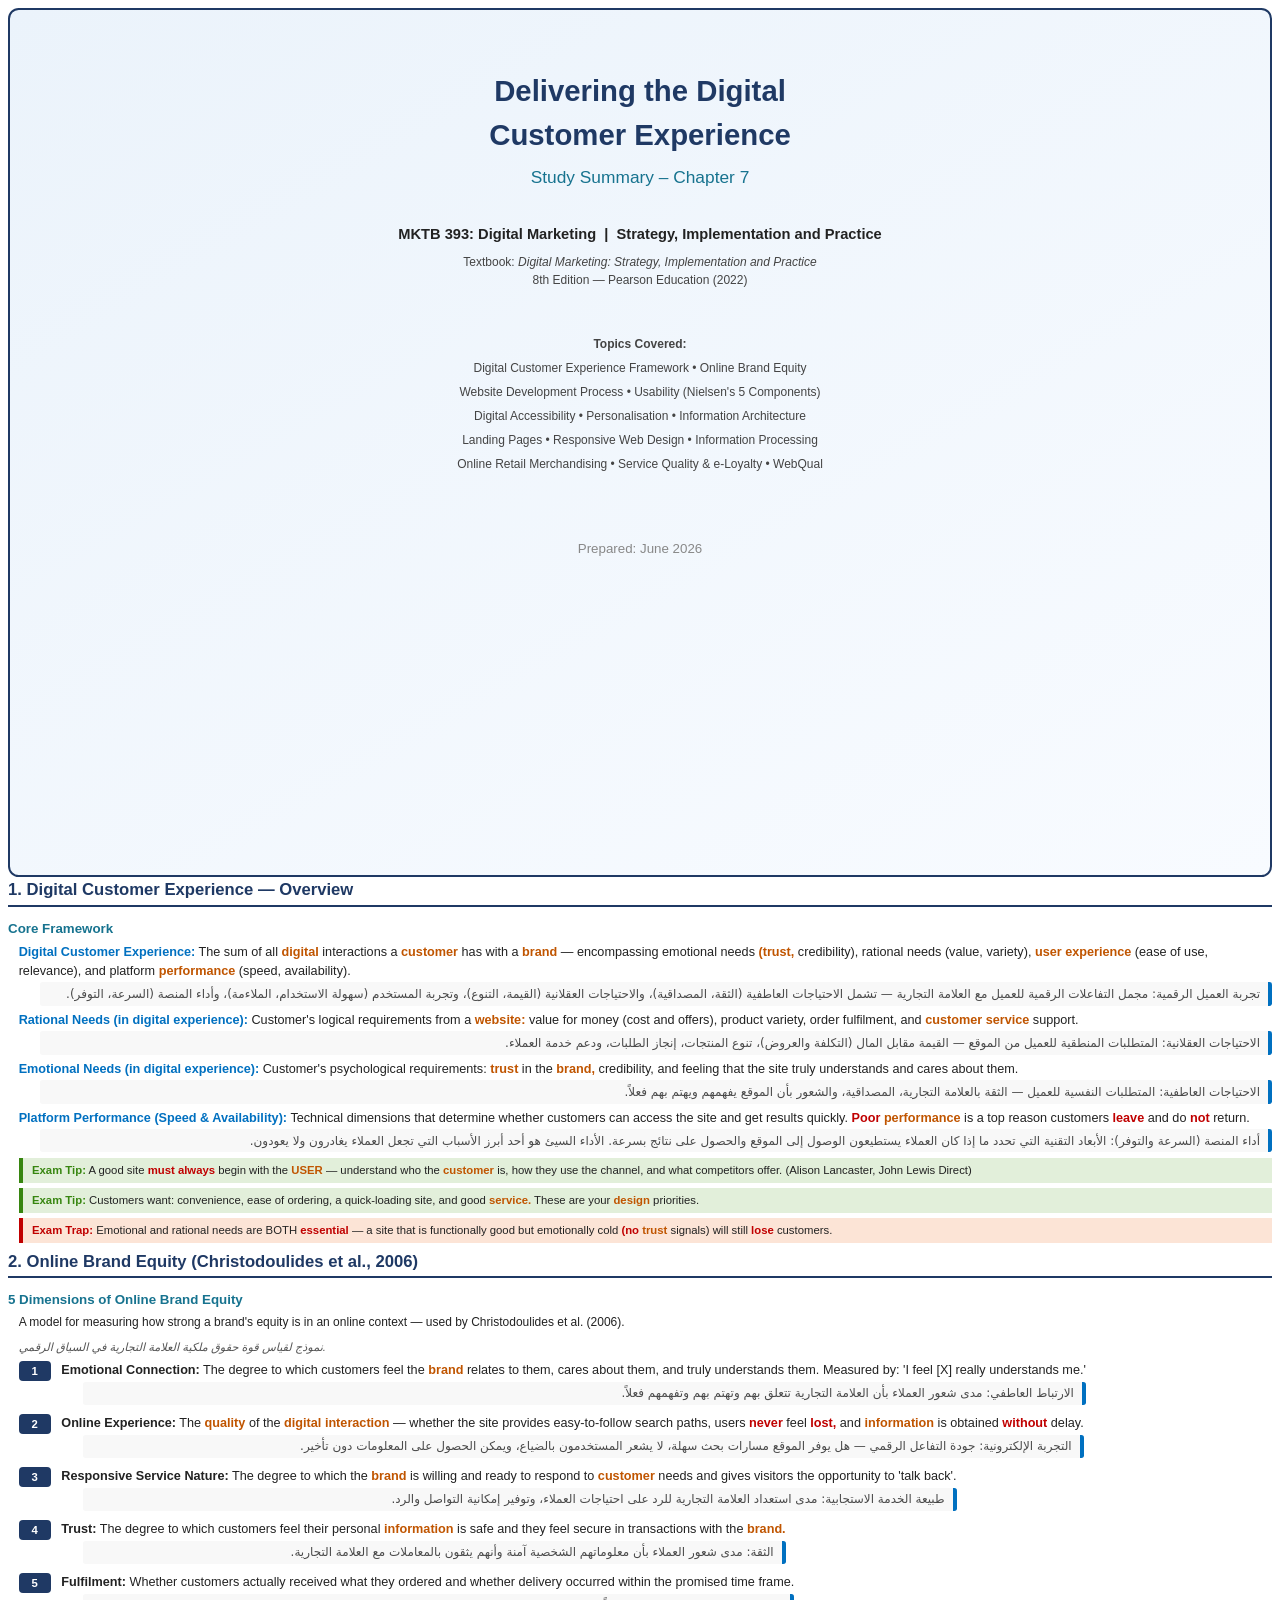
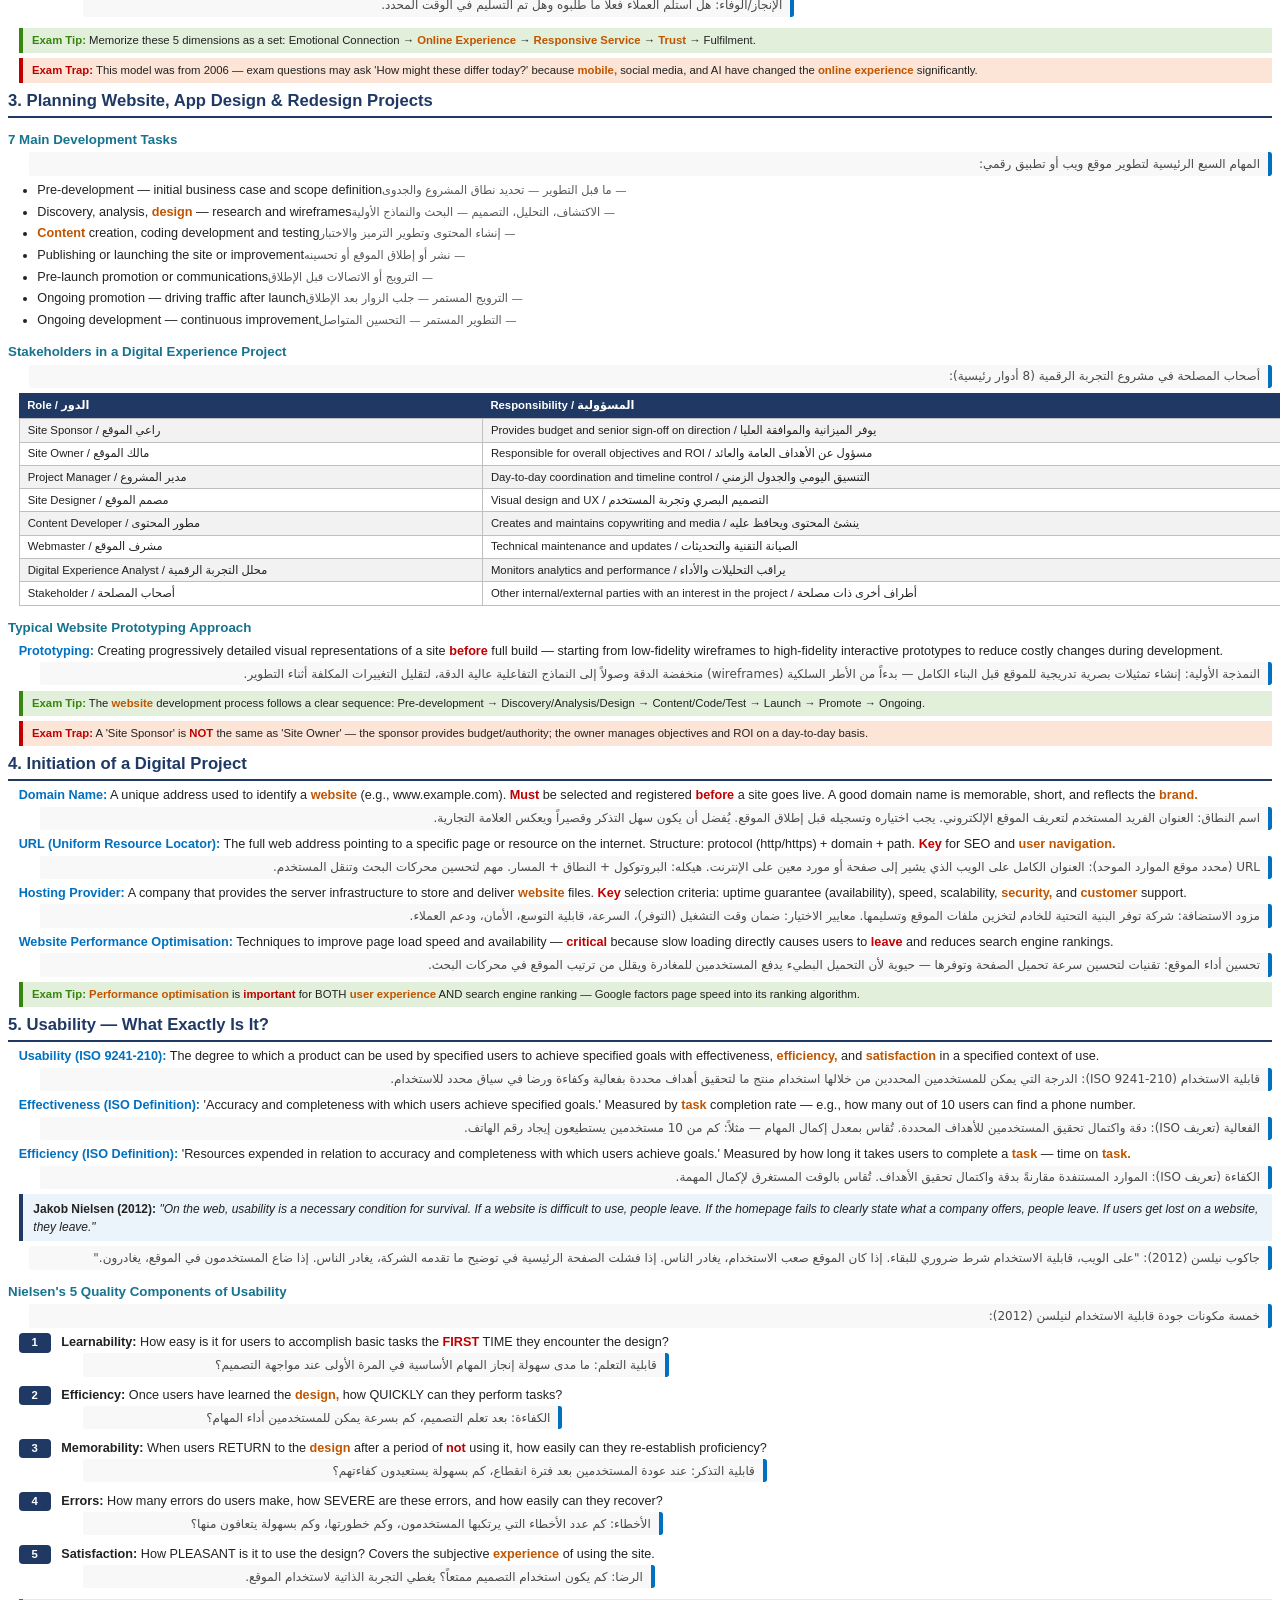
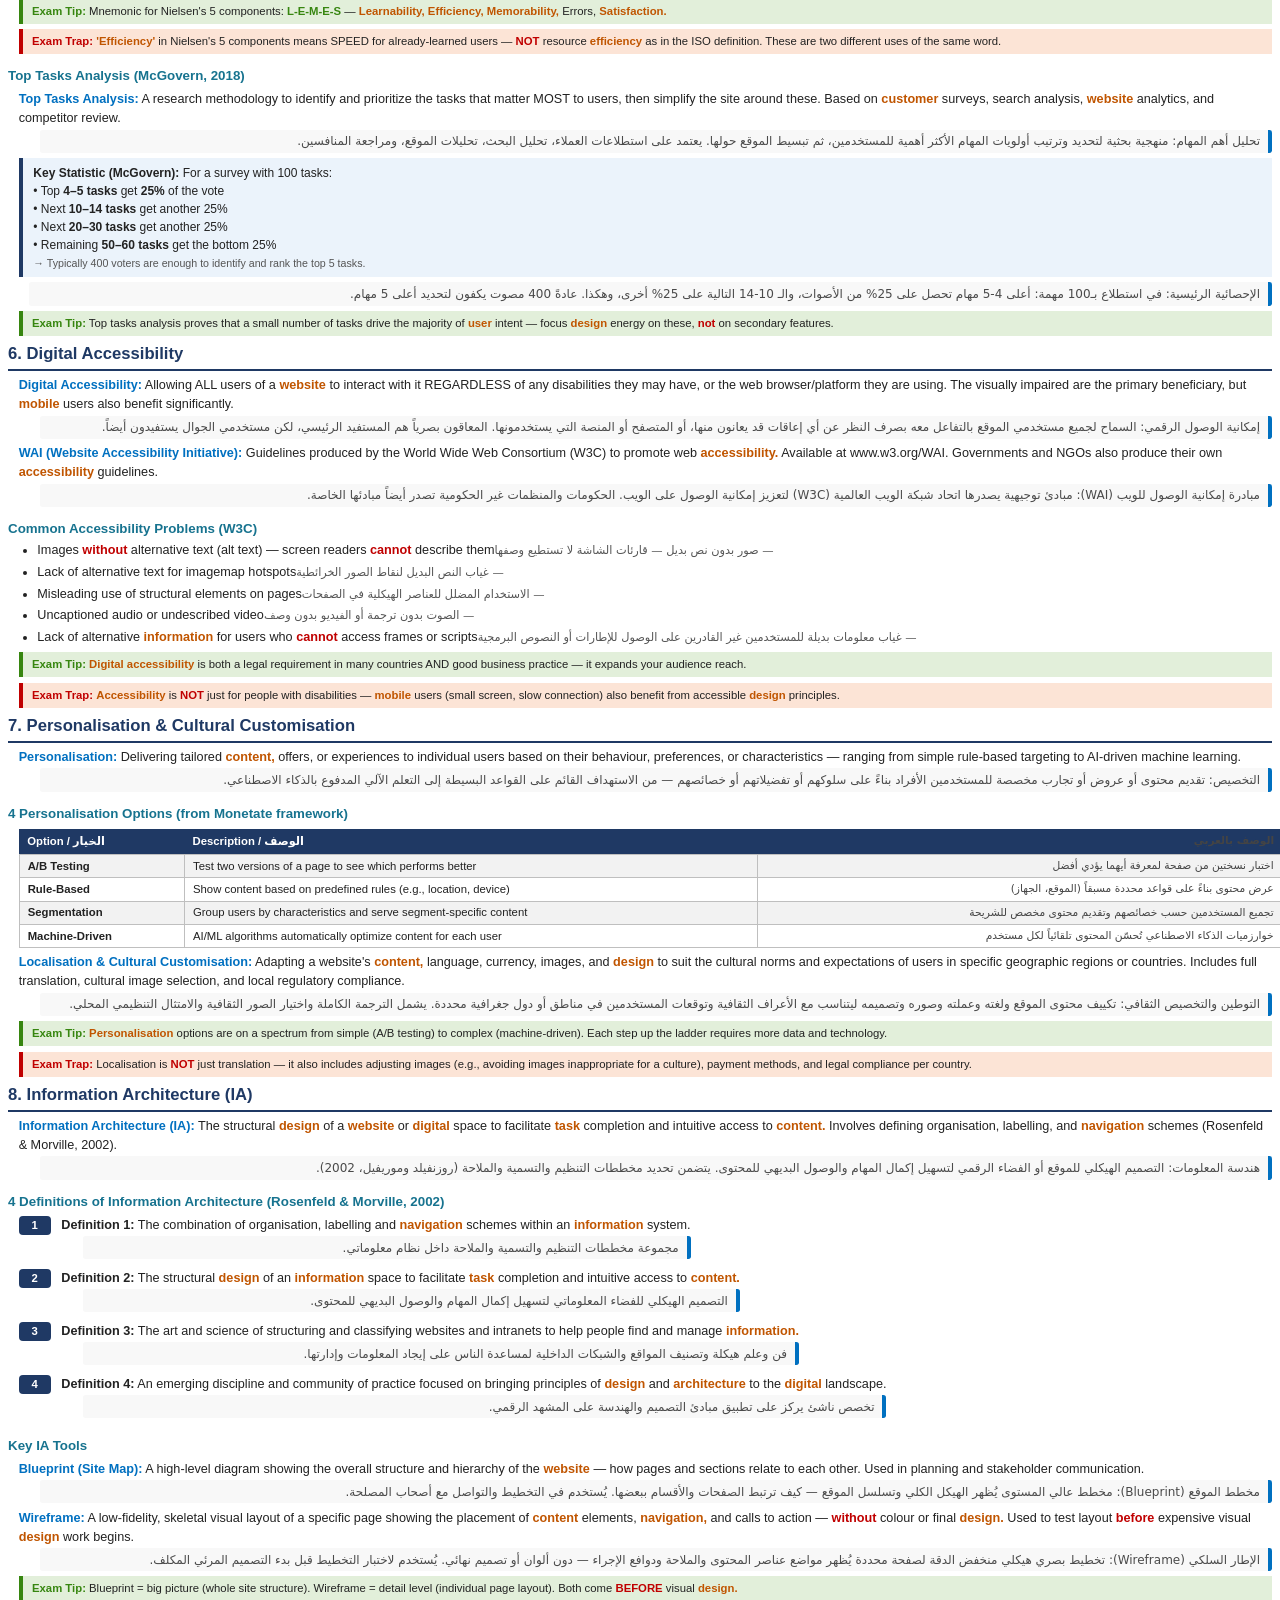
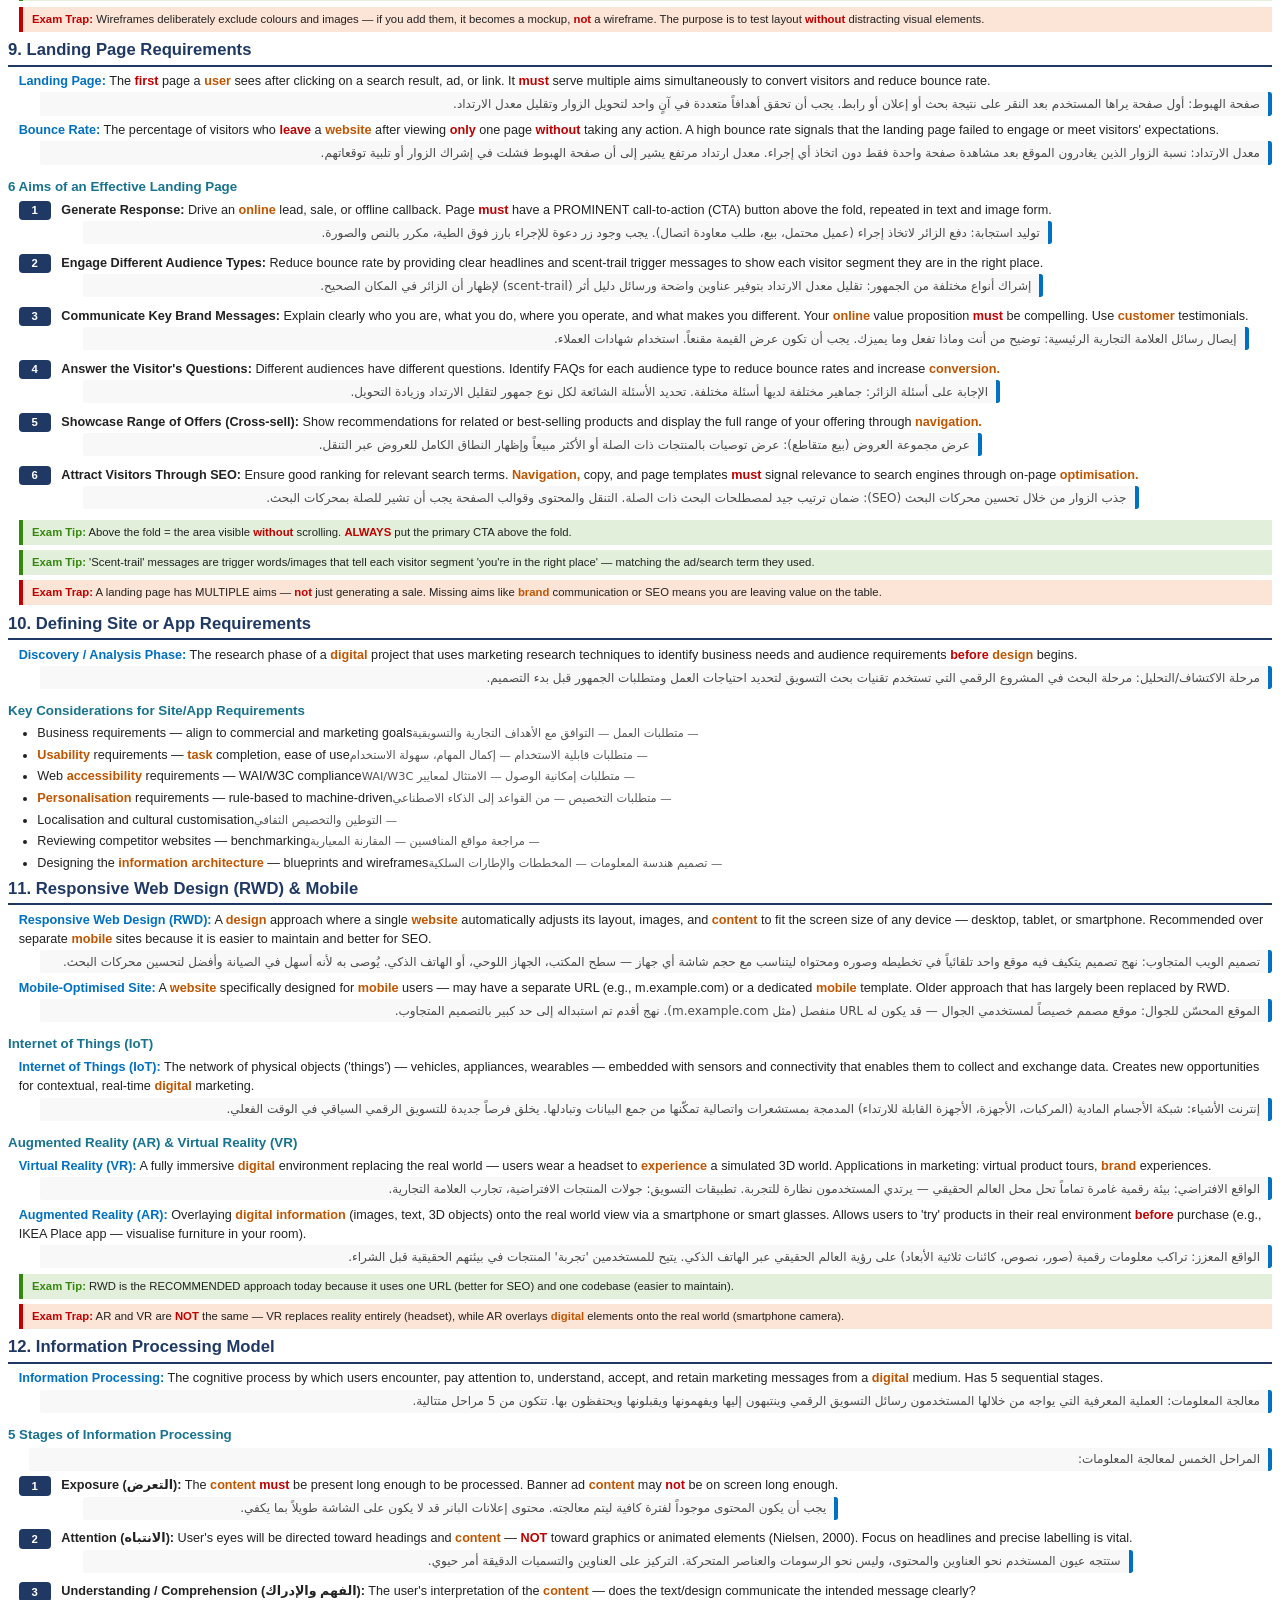
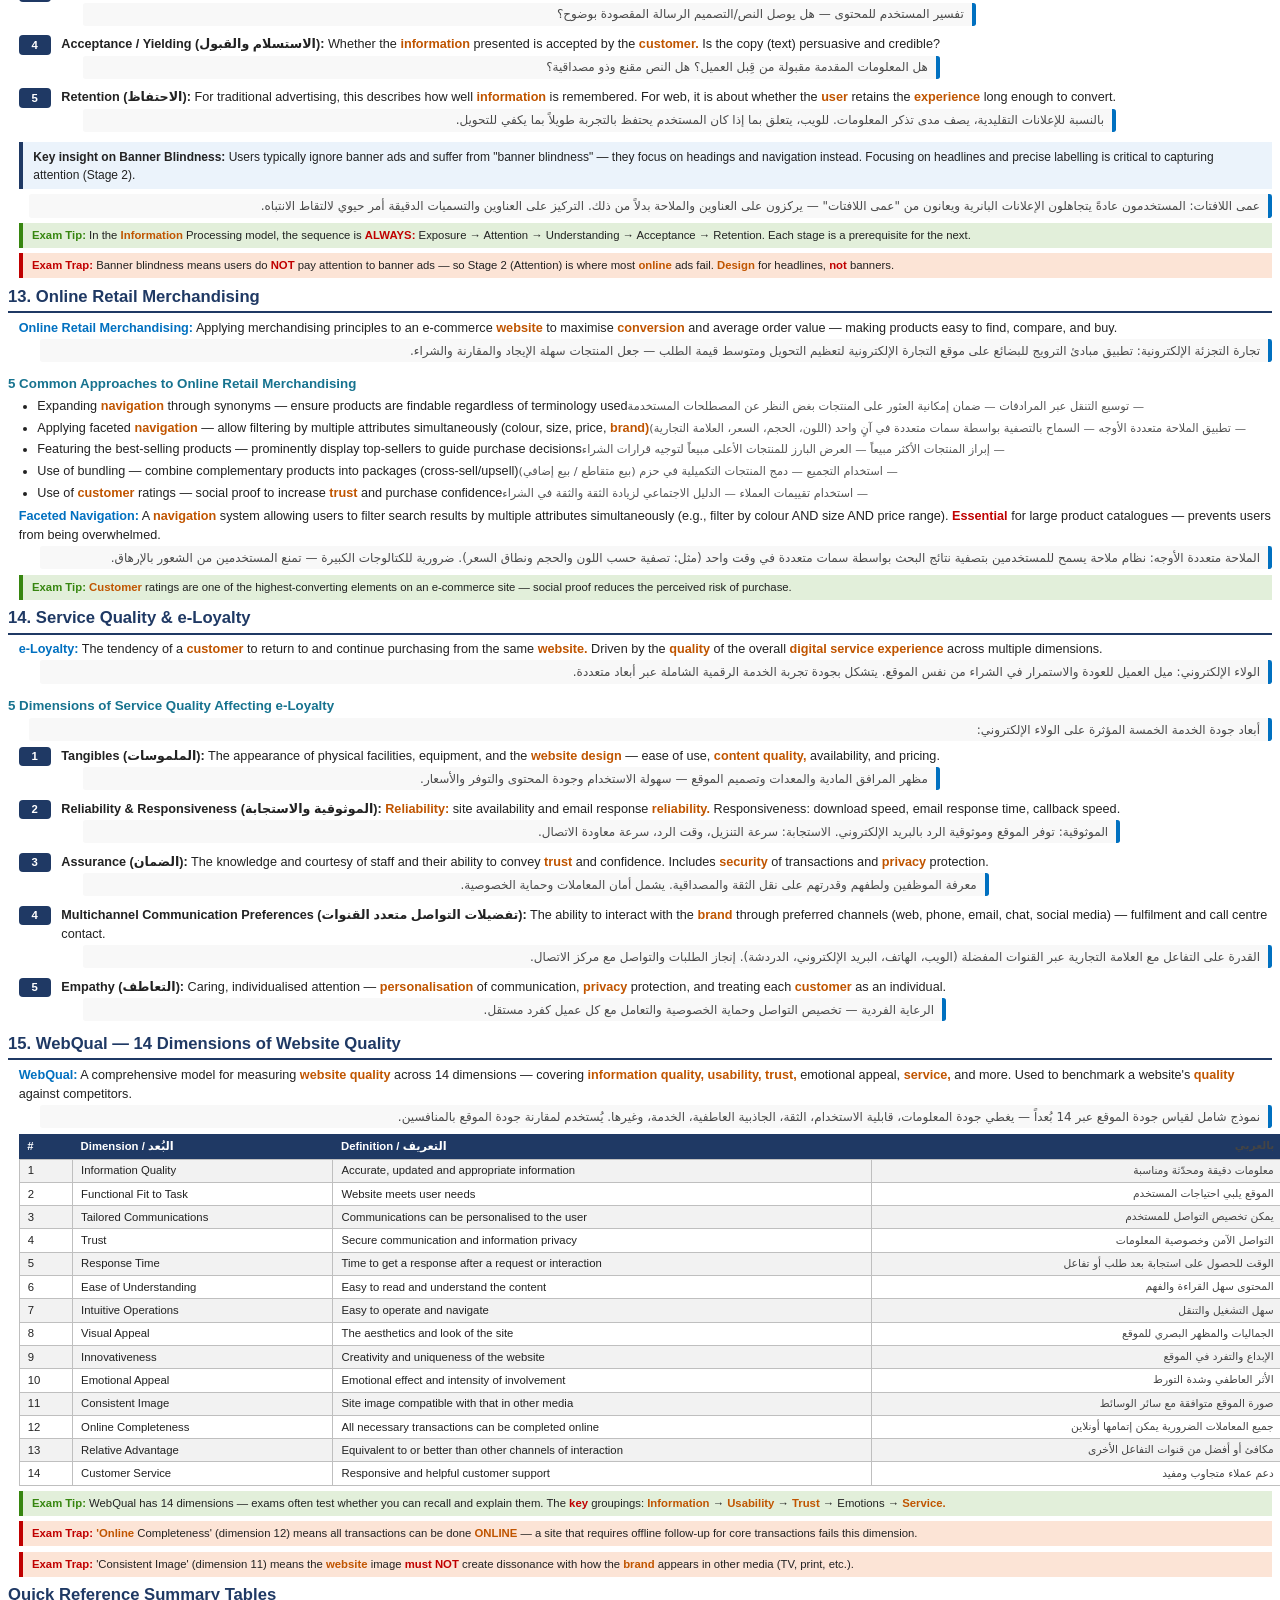
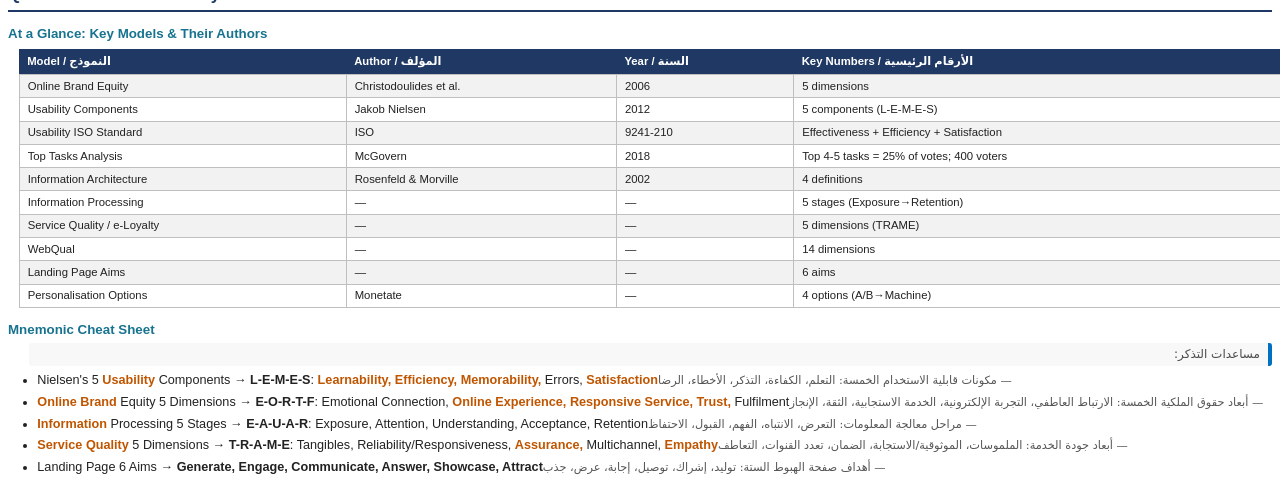
<file: mktb_ch7_summary.html>
<!DOCTYPE html>
<html lang="en">
<head>
<meta charset="UTF-8">
<style>
@page {
    size: A4;
    margin: 16mm 18mm 16mm 18mm;
    @bottom-right { content: counter(page); font-size:9pt; color:#888; }
}
.cover {
    page-break-after: always;
    text-align: center;
    padding: 44pt 28pt;
    border: 2pt solid #1F3964;
    border-radius: 8pt;
    background: linear-gradient(150deg,#EBF3FB,#F8FBFF);
    min-height: 230mm;
    box-sizing: border-box;
}
body { font-family: Calibri, Arial, 'DejaVu Sans', sans-serif; font-size:9.5pt; color:#222; line-height:1.5; }
h1   { color:#1F3964; font-size:22pt; margin:0 0 6pt; }
.subtitle { color:#17738F; font-size:13pt; margin:4pt 0; }
.course   { font-size:11pt; font-weight:bold; margin:6pt 0; }
.date-line{ color:#888; font-size:10pt; }
h2 {
    color:#1F3964; font-size:12.5pt; font-weight:bold;
    border-bottom:2pt solid #1F3964;
    padding-bottom:2pt; margin:0; margin-bottom:4pt;
    page-break-before: always;
}
h3 { color:#17738F; font-size:10pt; font-weight:bold; margin-top:9pt; margin-bottom:2pt; }
.term-block { margin:3pt 0 3pt 8pt; }
p.term { margin:1pt 0; font-size:9.5pt; }
span.term-name { color:#0070C0; font-weight:bold; }
span.kw-red    { color:#C00000; font-weight:bold; }
span.kw-orange { color:#C05500; font-weight:bold; }
p.arabic-def {
    margin:1pt 0 4pt 16pt;
    font-size:9pt;
    color:#4A4A4A;
    font-family: 'DejaVu Sans', Arial, sans-serif;
    background:#F8F8F8;
    border-right: 3pt solid #0070C0;
    padding: 2pt 6pt;
    border-radius: 2pt;
}
.ar-inline { font-size:8.5pt; color:#555; font-family:'DejaVu Sans',Arial,sans-serif; }
pre.code {
    font-family:'Courier New',monospace; font-size:8pt;
    background:#F2F2F2; color:#26343F;
    margin:2pt 0 2pt 18pt; padding:3pt 6pt;
    border-radius:3pt; white-space:pre-wrap; word-break:break-all;
}
ul { margin:2pt 0 2pt 22pt; padding:0; }
ol { margin:2pt 0 2pt 22pt; padding:0; }
li { margin:2pt 0; font-size:9.5pt; }
.tip  { background:#E2EFDA; border-left:3pt solid #378610; padding:3pt 7pt; margin:4pt 0 4pt 8pt; font-size:8.5pt; }
.tip strong { color:#378610; }
.trap { background:#FCE4D6; border-left:3pt solid #C00000; padding:3pt 7pt; margin:4pt 0 4pt 8pt; font-size:8.5pt; }
.trap strong { color:#C00000; }
.ref-table { width:100%; border-collapse:collapse; font-size:8.5pt; margin:4pt 0 4pt 8pt; }
.ref-table th { background:#1F3964; color:white; padding:3pt 6pt; text-align:left; }
.ref-table td { border:1pt solid #BFBFBF; padding:2pt 6pt; }
.ref-table tr:nth-child(even) td { background:#F2F2F2; }
.ref-table .ar-cell { direction:rtl; text-align:right; font-family:'DejaVu Sans',Arial,sans-serif; font-size:8pt; color:#444; }
.num-item { display:flex; gap:8pt; margin:3pt 0 3pt 8pt; align-items:flex-start; font-size:9.5pt; }
.num-badge { background:#1F3964; color:white; font-weight:bold; min-width:16pt; text-align:center; border-radius:3pt; padding:1pt 4pt; font-size:8.5pt; flex-shrink:0; }
.highlight-box { background:#EBF3FB; border-left:3pt solid #1F3964; padding:4pt 8pt; margin:4pt 0 4pt 8pt; font-size:9pt; }
</style>
</head>
<body>

<div class="cover">
  <h1>Delivering the Digital<br>Customer Experience</h1>
  <p class="subtitle">Study Summary &ndash; Chapter 7</p>
  <br>
  <p class="course">MKTB 393: Digital Marketing &nbsp;|&nbsp; Strategy, Implementation and Practice</p>
  <p style="font-size:9pt;color:#444;margin-top:6pt;">
    Textbook: <em>Digital Marketing: Strategy, Implementation and Practice</em><br>
    8th Edition &mdash; Pearson Education (2022)
  </p>
  <br>
  <p style="font-size:9pt;color:#444;line-height:2.0;">
    <strong>Topics Covered:</strong><br>
    Digital Customer Experience Framework &bull; Online Brand Equity<br>
    Website Development Process &bull; Usability (Nielsen's 5 Components)<br>
    Digital Accessibility &bull; Personalisation &bull; Information Architecture<br>
    Landing Pages &bull; Responsive Web Design &bull; Information Processing<br>
    Online Retail Merchandising &bull; Service Quality &amp; e-Loyalty &bull; WebQual
  </p>
  <br><br>
  <p class="date-line">Prepared: June 2026</p>
</div>
<h2>1. Digital Customer Experience — Overview</h2><h3>Core Framework</h3><div class="term-block"><p class="term"><span class="term-name">Digital Customer Experience:</span> The sum of all <span class="kw-orange">digital</span> interactions a <span class="kw-orange">customer</span> has with a <span class="kw-orange">brand</span> — encompassing emotional needs <span class="kw-orange">(trust,</span> credibility), rational needs (value, variety), <span class="kw-orange">user</span> <span class="kw-orange">experience</span> (ease of use, relevance), and platform <span class="kw-orange">performance</span> (speed, availability).</p><p class="arabic-def" dir="rtl" lang="ar">تجربة العميل الرقمية: مجمل التفاعلات الرقمية للعميل مع العلامة التجارية — تشمل الاحتياجات العاطفية (الثقة، المصداقية)، والاحتياجات العقلانية (القيمة، التنوع)، وتجربة المستخدم (سهولة الاستخدام، الملاءمة)، وأداء المنصة (السرعة، التوفر).</p></div><div class="term-block"><p class="term"><span class="term-name">Rational Needs (in digital experience):</span> Customer's logical requirements from a <span class="kw-orange">website:</span> value for money (cost and offers), product variety, order fulfilment, and <span class="kw-orange">customer</span> <span class="kw-orange">service</span> support.</p><p class="arabic-def" dir="rtl" lang="ar">الاحتياجات العقلانية: المتطلبات المنطقية للعميل من الموقع — القيمة مقابل المال (التكلفة والعروض)، تنوع المنتجات، إنجاز الطلبات، ودعم خدمة العملاء.</p></div><div class="term-block"><p class="term"><span class="term-name">Emotional Needs (in digital experience):</span> Customer's psychological requirements: <span class="kw-orange">trust</span> in the <span class="kw-orange">brand,</span> credibility, and feeling that the site truly understands and cares about them.</p><p class="arabic-def" dir="rtl" lang="ar">الاحتياجات العاطفية: المتطلبات النفسية للعميل — الثقة بالعلامة التجارية، المصداقية، والشعور بأن الموقع يفهمهم ويهتم بهم فعلاً.</p></div><div class="term-block"><p class="term"><span class="term-name">Platform Performance (Speed &amp; Availability):</span> Technical dimensions that determine whether customers can access the site and get results quickly. <span class="kw-red">Poor</span> <span class="kw-orange">performance</span> is a top reason customers <span class="kw-red">leave</span> and do <span class="kw-red">not</span> return.</p><p class="arabic-def" dir="rtl" lang="ar">أداء المنصة (السرعة والتوفر): الأبعاد التقنية التي تحدد ما إذا كان العملاء يستطيعون الوصول إلى الموقع والحصول على نتائج بسرعة. الأداء السيئ هو أحد أبرز الأسباب التي تجعل العملاء يغادرون ولا يعودون.</p></div><div class="tip"><strong>Exam Tip:</strong> A good site <span class="kw-red">must</span> <span class="kw-red">always</span> begin with the <span class="kw-orange">USER</span> — understand who the <span class="kw-orange">customer</span> is, how they use the channel, and what competitors offer. (Alison Lancaster, John Lewis Direct)</div><div class="tip"><strong>Exam Tip:</strong> Customers want: convenience, ease of ordering, a quick-loading site, and good <span class="kw-orange">service.</span> These are your <span class="kw-orange">design</span> priorities.</div><div class="trap"><strong>Exam Trap:</strong> Emotional and rational needs are BOTH <span class="kw-red">essential</span> — a site that is functionally good but emotionally cold <span class="kw-red">(no</span> <span class="kw-orange">trust</span> signals) will still <span class="kw-red">lose</span> customers.</div><h2>2. Online Brand Equity (Christodoulides et al., 2006)</h2><h3>5 Dimensions of Online Brand Equity</h3><p style="font-size:9pt;margin:2pt 0 6pt 8pt;">A model for measuring how strong a brand's equity is in an online context — used by Christodoulides et al. (2006).</p><p style="font-size:8.5pt;margin:2pt 0 4pt 8pt;font-style:italic;color:#555;">نموذج لقياس قوة حقوق ملكية العلامة التجارية في السياق الرقمي.</p><div class="num-item"><span class="num-badge">1</span><div><strong>Emotional Connection:</strong> The degree to which customers feel the <span class="kw-orange">brand</span> relates to them, cares about them, and truly understands them. Measured by: 'I feel [X] really understands me.'<p class="arabic-def" dir="rtl" lang="ar">الارتباط العاطفي: مدى شعور العملاء بأن العلامة التجارية تتعلق بهم وتهتم بهم وتفهمهم فعلاً.</p></div></div><div class="num-item"><span class="num-badge">2</span><div><strong>Online Experience:</strong> The <span class="kw-orange">quality</span> of the <span class="kw-orange">digital</span> <span class="kw-orange">interaction</span> — whether the site provides easy-to-follow search paths, users <span class="kw-red">never</span> feel <span class="kw-red">lost,</span> and <span class="kw-orange">information</span> is obtained <span class="kw-red">without</span> delay.<p class="arabic-def" dir="rtl" lang="ar">التجربة الإلكترونية: جودة التفاعل الرقمي — هل يوفر الموقع مسارات بحث سهلة، لا يشعر المستخدمون بالضياع، ويمكن الحصول على المعلومات دون تأخير.</p></div></div><div class="num-item"><span class="num-badge">3</span><div><strong>Responsive Service Nature:</strong> The degree to which the <span class="kw-orange">brand</span> is willing and ready to respond to <span class="kw-orange">customer</span> needs and gives visitors the opportunity to 'talk back'.<p class="arabic-def" dir="rtl" lang="ar">طبيعة الخدمة الاستجابية: مدى استعداد العلامة التجارية للرد على احتياجات العملاء، وتوفير إمكانية التواصل والرد.</p></div></div><div class="num-item"><span class="num-badge">4</span><div><strong>Trust:</strong> The degree to which customers feel their personal <span class="kw-orange">information</span> is safe and they feel secure in transactions with the <span class="kw-orange">brand.</span><p class="arabic-def" dir="rtl" lang="ar">الثقة: مدى شعور العملاء بأن معلوماتهم الشخصية آمنة وأنهم يثقون بالمعاملات مع العلامة التجارية.</p></div></div><div class="num-item"><span class="num-badge">5</span><div><strong>Fulfilment:</strong> Whether customers actually received what they ordered and whether delivery occurred within the promised time frame.<p class="arabic-def" dir="rtl" lang="ar">الإنجاز/الوفاء: هل استلم العملاء فعلاً ما طلبوه وهل تم التسليم في الوقت المحدد.</p></div></div><div class="tip"><strong>Exam Tip:</strong> Memorize these 5 dimensions as a set: Emotional Connection → <span class="kw-orange">Online</span> <span class="kw-orange">Experience</span> → <span class="kw-orange">Responsive</span> <span class="kw-orange">Service</span> → <span class="kw-orange">Trust</span> → Fulfilment.</div><div class="trap"><strong>Exam Trap:</strong> This model was from 2006 — exam questions may ask 'How might these differ today?' because <span class="kw-orange">mobile,</span> social media, and AI have changed the <span class="kw-orange">online</span> <span class="kw-orange">experience</span> significantly.</div><h2>3. Planning Website, App Design &amp; Redesign Projects</h2><h3>7 Main Development Tasks</h3><p class="arabic-def" dir="rtl" lang="ar">المهام السبع الرئيسية لتطوير موقع ويب أو تطبيق رقمي:</p><ul><li>Pre-development — initial business case and scope definition<span class="ar-inline" dir="rtl" lang="ar"> — ما قبل التطوير — تحديد نطاق المشروع والجدوى</span></li><li>Discovery, analysis, <span class="kw-orange">design</span> — research and wireframes<span class="ar-inline" dir="rtl" lang="ar"> — الاكتشاف، التحليل، التصميم — البحث والنماذج الأولية</span></li><li><span class="kw-orange">Content</span> creation, coding development and testing<span class="ar-inline" dir="rtl" lang="ar"> — إنشاء المحتوى وتطوير الترميز والاختبار</span></li><li>Publishing or launching the site or improvement<span class="ar-inline" dir="rtl" lang="ar"> — نشر أو إطلاق الموقع أو تحسينه</span></li><li>Pre-launch promotion or communications<span class="ar-inline" dir="rtl" lang="ar"> — الترويج أو الاتصالات قبل الإطلاق</span></li><li>Ongoing promotion — driving traffic after launch<span class="ar-inline" dir="rtl" lang="ar"> — الترويج المستمر — جلب الزوار بعد الإطلاق</span></li><li>Ongoing development — continuous improvement<span class="ar-inline" dir="rtl" lang="ar"> — التطوير المستمر — التحسين المتواصل</span></li></ul><h3>Stakeholders in a Digital Experience Project</h3><p class="arabic-def" dir="rtl" lang="ar">أصحاب المصلحة في مشروع التجربة الرقمية (8 أدوار رئيسية):</p><table class="ref-table">
<tr><th>Role / الدور</th><th>Responsibility / المسؤولية</th></tr>
<tr><td>Site Sponsor / راعي الموقع</td><td>Provides budget and senior sign-off on direction / يوفر الميزانية والموافقة العليا</td></tr>
<tr><td>Site Owner / مالك الموقع</td><td>Responsible for overall objectives and ROI / مسؤول عن الأهداف العامة والعائد</td></tr>
<tr><td>Project Manager / مدير المشروع</td><td>Day-to-day coordination and timeline control / التنسيق اليومي والجدول الزمني</td></tr>
<tr><td>Site Designer / مصمم الموقع</td><td>Visual design and UX / التصميم البصري وتجربة المستخدم</td></tr>
<tr><td>Content Developer / مطور المحتوى</td><td>Creates and maintains copywriting and media / ينشئ المحتوى ويحافظ عليه</td></tr>
<tr><td>Webmaster / مشرف الموقع</td><td>Technical maintenance and updates / الصيانة التقنية والتحديثات</td></tr>
<tr><td>Digital Experience Analyst / محلل التجربة الرقمية</td><td>Monitors analytics and performance / يراقب التحليلات والأداء</td></tr>
<tr><td>Stakeholder / أصحاب المصلحة</td><td>Other internal/external parties with an interest in the project / أطراف أخرى ذات مصلحة</td></tr>
</table><h3>Typical Website Prototyping Approach</h3><div class="term-block"><p class="term"><span class="term-name">Prototyping:</span> Creating progressively detailed visual representations of a site <span class="kw-red">before</span> full build — starting from low-fidelity wireframes to high-fidelity interactive prototypes to reduce costly changes during development.</p><p class="arabic-def" dir="rtl" lang="ar">النمذجة الأولية: إنشاء تمثيلات بصرية تدريجية للموقع قبل البناء الكامل — بدءاً من الأطر السلكية (wireframes) منخفضة الدقة وصولاً إلى النماذج التفاعلية عالية الدقة، لتقليل التغييرات المكلفة أثناء التطوير.</p></div><div class="tip"><strong>Exam Tip:</strong> The <span class="kw-orange">website</span> development process follows a clear sequence: Pre-development → Discovery/Analysis/Design → Content/Code/Test → Launch → Promote → Ongoing.</div><div class="trap"><strong>Exam Trap:</strong> A 'Site Sponsor' is <span class="kw-red">NOT</span> the same as 'Site Owner' — the sponsor provides budget/authority; the owner manages objectives and ROI on a day-to-day basis.</div><h2>4. Initiation of a Digital Project</h2><div class="term-block"><p class="term"><span class="term-name">Domain Name:</span> A unique address used to identify a <span class="kw-orange">website</span> (e.g., www.example.com). <span class="kw-red">Must</span> be selected and registered <span class="kw-red">before</span> a site goes live. A good domain name is memorable, short, and reflects the <span class="kw-orange">brand.</span></p><p class="arabic-def" dir="rtl" lang="ar">اسم النطاق: العنوان الفريد المستخدم لتعريف الموقع الإلكتروني. يجب اختياره وتسجيله قبل إطلاق الموقع. يُفضل أن يكون سهل التذكر وقصيراً ويعكس العلامة التجارية.</p></div><div class="term-block"><p class="term"><span class="term-name">URL (Uniform Resource Locator):</span> The full web address pointing to a specific page or resource on the internet. Structure: protocol (http/https) + domain + path. <span class="kw-red">Key</span> for SEO and <span class="kw-orange">user</span> <span class="kw-orange">navigation.</span></p><p class="arabic-def" dir="rtl" lang="ar">URL (محدد موقع الموارد الموحد): العنوان الكامل على الويب الذي يشير إلى صفحة أو مورد معين على الإنترنت. هيكله: البروتوكول + النطاق + المسار. مهم لتحسين محركات البحث وتنقل المستخدم.</p></div><div class="term-block"><p class="term"><span class="term-name">Hosting Provider:</span> A company that provides the server infrastructure to store and deliver <span class="kw-orange">website</span> files. <span class="kw-red">Key</span> selection criteria: uptime guarantee (availability), speed, scalability, <span class="kw-orange">security,</span> and <span class="kw-orange">customer</span> support.</p><p class="arabic-def" dir="rtl" lang="ar">مزود الاستضافة: شركة توفر البنية التحتية للخادم لتخزين ملفات الموقع وتسليمها. معايير الاختيار: ضمان وقت التشغيل (التوفر)، السرعة، قابلية التوسع، الأمان، ودعم العملاء.</p></div><div class="term-block"><p class="term"><span class="term-name">Website Performance Optimisation:</span> Techniques to improve page load speed and availability — <span class="kw-red">critical</span> because slow loading directly causes users to <span class="kw-red">leave</span> and reduces search engine rankings.</p><p class="arabic-def" dir="rtl" lang="ar">تحسين أداء الموقع: تقنيات لتحسين سرعة تحميل الصفحة وتوفرها — حيوية لأن التحميل البطيء يدفع المستخدمين للمغادرة ويقلل من ترتيب الموقع في محركات البحث.</p></div><div class="tip"><strong>Exam Tip:</strong> <span class="kw-orange">Performance</span> <span class="kw-orange">optimisation</span> is <span class="kw-red">important</span> for BOTH <span class="kw-orange">user</span> <span class="kw-orange">experience</span> AND search engine ranking — Google factors page speed into its ranking algorithm.</div><h2>5. Usability — What Exactly Is It?</h2><div class="term-block"><p class="term"><span class="term-name">Usability (ISO 9241-210):</span> The degree to which a product can be used by specified users to achieve specified goals with effectiveness, <span class="kw-orange">efficiency,</span> and <span class="kw-orange">satisfaction</span> in a specified context of use.</p><p class="arabic-def" dir="rtl" lang="ar">قابلية الاستخدام (ISO 9241-210): الدرجة التي يمكن للمستخدمين المحددين من خلالها استخدام منتج ما لتحقيق أهداف محددة بفعالية وكفاءة ورضا في سياق محدد للاستخدام.</p></div><div class="term-block"><p class="term"><span class="term-name">Effectiveness (ISO Definition):</span> 'Accuracy and completeness with which users achieve specified goals.' Measured by <span class="kw-orange">task</span> completion rate — e.g., how many out of 10 users can find a phone number.</p><p class="arabic-def" dir="rtl" lang="ar">الفعالية (تعريف ISO): دقة واكتمال تحقيق المستخدمين للأهداف المحددة. تُقاس بمعدل إكمال المهام — مثلاً: كم من 10 مستخدمين يستطيعون إيجاد رقم الهاتف.</p></div><div class="term-block"><p class="term"><span class="term-name">Efficiency (ISO Definition):</span> 'Resources expended in relation to accuracy and completeness with which users achieve goals.' Measured by how long it takes users to complete a <span class="kw-orange">task</span> — time on <span class="kw-orange">task.</span></p><p class="arabic-def" dir="rtl" lang="ar">الكفاءة (تعريف ISO): الموارد المستنفدة مقارنةً بدقة واكتمال تحقيق الأهداف. تُقاس بالوقت المستغرق لإكمال المهمة.</p></div><div class="highlight-box"><strong>Jakob Nielsen (2012):</strong> <em>"On the web, usability is a necessary condition for survival. If a website is difficult to use, people leave. If the homepage fails to clearly state what a company offers, people leave. If users get lost on a website, they leave."</em></div><p class="arabic-def" dir="rtl" lang="ar">جاكوب نيلسن (2012): "على الويب، قابلية الاستخدام شرط ضروري للبقاء. إذا كان الموقع صعب الاستخدام، يغادر الناس. إذا فشلت الصفحة الرئيسية في توضيح ما تقدمه الشركة، يغادر الناس. إذا ضاع المستخدمون في الموقع، يغادرون."</p><h3>Nielsen's 5 Quality Components of Usability</h3><p class="arabic-def" dir="rtl" lang="ar">خمسة مكونات جودة قابلية الاستخدام لنيلسن (2012):</p><div class="num-item"><span class="num-badge">1</span><div><strong>Learnability:</strong> How easy is it for users to accomplish basic tasks the <span class="kw-red">FIRST</span> TIME they encounter the design?<p class="arabic-def" dir="rtl" lang="ar">قابلية التعلم: ما مدى سهولة إنجاز المهام الأساسية في المرة الأولى عند مواجهة التصميم؟</p></div></div><div class="num-item"><span class="num-badge">2</span><div><strong>Efficiency:</strong> Once users have learned the <span class="kw-orange">design,</span> how QUICKLY can they perform tasks?<p class="arabic-def" dir="rtl" lang="ar">الكفاءة: بعد تعلم التصميم، كم بسرعة يمكن للمستخدمين أداء المهام؟</p></div></div><div class="num-item"><span class="num-badge">3</span><div><strong>Memorability:</strong> When users RETURN to the <span class="kw-orange">design</span> after a period of <span class="kw-red">not</span> using it, how easily can they re-establish proficiency?<p class="arabic-def" dir="rtl" lang="ar">قابلية التذكر: عند عودة المستخدمين بعد فترة انقطاع، كم بسهولة يستعيدون كفاءتهم؟</p></div></div><div class="num-item"><span class="num-badge">4</span><div><strong>Errors:</strong> How many errors do users make, how SEVERE are these errors, and how easily can they recover?<p class="arabic-def" dir="rtl" lang="ar">الأخطاء: كم عدد الأخطاء التي يرتكبها المستخدمون، وكم خطورتها، وكم بسهولة يتعافون منها؟</p></div></div><div class="num-item"><span class="num-badge">5</span><div><strong>Satisfaction:</strong> How PLEASANT is it to use the design? Covers the subjective <span class="kw-orange">experience</span> of using the site.<p class="arabic-def" dir="rtl" lang="ar">الرضا: كم يكون استخدام التصميم ممتعاً؟ يغطي التجربة الذاتية لاستخدام الموقع.</p></div></div><div class="tip"><strong>Exam Tip:</strong> Mnemonic for Nielsen's 5 components: <strong>L-E-M-E-S</strong> — <span class="kw-orange">Learnability,</span> <span class="kw-orange">Efficiency,</span> <span class="kw-orange">Memorability,</span> Errors, <span class="kw-orange">Satisfaction.</span></div><div class="trap"><strong>Exam Trap:</strong> <span class="kw-orange">'Efficiency'</span> in Nielsen's 5 components means SPEED for already-learned users — <span class="kw-red">NOT</span> resource <span class="kw-orange">efficiency</span> as in the ISO definition. These are two different uses of the same word.</div><h3>Top Tasks Analysis (McGovern, 2018)</h3><div class="term-block"><p class="term"><span class="term-name">Top Tasks Analysis:</span> A research methodology to identify and prioritize the tasks that matter MOST to users, then simplify the site around these. Based on <span class="kw-orange">customer</span> surveys, search analysis, <span class="kw-orange">website</span> analytics, and competitor review.</p><p class="arabic-def" dir="rtl" lang="ar">تحليل أهم المهام: منهجية بحثية لتحديد وترتيب أولويات المهام الأكثر أهمية للمستخدمين، ثم تبسيط الموقع حولها. يعتمد على استطلاعات العملاء، تحليل البحث، تحليلات الموقع، ومراجعة المنافسين.</p></div><div class="highlight-box"><strong>Key Statistic (McGovern):</strong> For a survey with 100 tasks:<br>• Top <strong>4–5 tasks</strong> get <strong>25%</strong> of the vote<br>• Next <strong>10–14 tasks</strong> get another 25%<br>• Next <strong>20–30 tasks</strong> get another 25%<br>• Remaining <strong>50–60 tasks</strong> get the bottom 25%<br><span style="font-size:8pt;color:#555;">→ Typically 400 voters are enough to identify and rank the top 5 tasks.</span></div><p class="arabic-def" dir="rtl" lang="ar">الإحصائية الرئيسية: في استطلاع بـ100 مهمة: أعلى 4-5 مهام تحصل على 25% من الأصوات، والـ 10-14 التالية على 25% أخرى، وهكذا. عادةً 400 مصوت يكفون لتحديد أعلى 5 مهام.</p><div class="tip"><strong>Exam Tip:</strong> Top tasks analysis proves that a small number of tasks drive the majority of <span class="kw-orange">user</span> intent — focus <span class="kw-orange">design</span> energy on these, <span class="kw-red">not</span> on secondary features.</div><h2>6. Digital Accessibility</h2><div class="term-block"><p class="term"><span class="term-name">Digital Accessibility:</span> Allowing ALL users of a <span class="kw-orange">website</span> to interact with it REGARDLESS of any disabilities they may have, or the web browser/platform they are using. The visually impaired are the primary beneficiary, but <span class="kw-orange">mobile</span> users also benefit significantly.</p><p class="arabic-def" dir="rtl" lang="ar">إمكانية الوصول الرقمي: السماح لجميع مستخدمي الموقع بالتفاعل معه بصرف النظر عن أي إعاقات قد يعانون منها، أو المتصفح أو المنصة التي يستخدمونها. المعاقون بصرياً هم المستفيد الرئيسي، لكن مستخدمي الجوال يستفيدون أيضاً.</p></div><div class="term-block"><p class="term"><span class="term-name">WAI (Website Accessibility Initiative):</span> Guidelines produced by the World Wide Web Consortium (W3C) to promote web <span class="kw-orange">accessibility.</span> Available at www.w3.org/WAI. Governments and NGOs also produce their own <span class="kw-orange">accessibility</span> guidelines.</p><p class="arabic-def" dir="rtl" lang="ar">مبادرة إمكانية الوصول للويب (WAI): مبادئ توجيهية يصدرها اتحاد شبكة الويب العالمية (W3C) لتعزيز إمكانية الوصول على الويب. الحكومات والمنظمات غير الحكومية تصدر أيضاً مبادئها الخاصة.</p></div><h3>Common Accessibility Problems (W3C)</h3><ul><li>Images <span class="kw-red">without</span> alternative text (alt text) — screen readers <span class="kw-red">cannot</span> describe them<span class="ar-inline" dir="rtl" lang="ar"> — صور بدون نص بديل — قارئات الشاشة لا تستطيع وصفها</span></li><li>Lack of alternative text for imagemap hotspots<span class="ar-inline" dir="rtl" lang="ar"> — غياب النص البديل لنقاط الصور الخرائطية</span></li><li>Misleading use of structural elements on pages<span class="ar-inline" dir="rtl" lang="ar"> — الاستخدام المضلل للعناصر الهيكلية في الصفحات</span></li><li>Uncaptioned audio or undescribed video<span class="ar-inline" dir="rtl" lang="ar"> — الصوت بدون ترجمة أو الفيديو بدون وصف</span></li><li>Lack of alternative <span class="kw-orange">information</span> for users who <span class="kw-red">cannot</span> access frames or scripts<span class="ar-inline" dir="rtl" lang="ar"> — غياب معلومات بديلة للمستخدمين غير القادرين على الوصول للإطارات أو النصوص البرمجية</span></li></ul><div class="tip"><strong>Exam Tip:</strong> <span class="kw-orange">Digital</span> <span class="kw-orange">accessibility</span> is both a legal requirement in many countries AND good business practice — it expands your audience reach.</div><div class="trap"><strong>Exam Trap:</strong> <span class="kw-orange">Accessibility</span> is <span class="kw-red">NOT</span> just for people with disabilities — <span class="kw-orange">mobile</span> users (small screen, slow connection) also benefit from accessible <span class="kw-orange">design</span> principles.</div><h2>7. Personalisation &amp; Cultural Customisation</h2><div class="term-block"><p class="term"><span class="term-name">Personalisation:</span> Delivering tailored <span class="kw-orange">content,</span> offers, or experiences to individual users based on their behaviour, preferences, or characteristics — ranging from simple rule-based targeting to AI-driven machine learning.</p><p class="arabic-def" dir="rtl" lang="ar">التخصيص: تقديم محتوى أو عروض أو تجارب مخصصة للمستخدمين الأفراد بناءً على سلوكهم أو تفضيلاتهم أو خصائصهم — من الاستهداف القائم على القواعد البسيطة إلى التعلم الآلي المدفوع بالذكاء الاصطناعي.</p></div><h3>4 Personalisation Options (from Monetate framework)</h3><table class="ref-table">
<tr><th>Option / الخيار</th><th>Description / الوصف</th><th class="ar-cell">الوصف بالعربي</th></tr>
<tr><td><strong>A/B Testing</strong></td><td>Test two versions of a page to see which performs better</td><td class="ar-cell">اختبار نسختين من صفحة لمعرفة أيهما يؤدي أفضل</td></tr>
<tr><td><strong>Rule-Based</strong></td><td>Show content based on predefined rules (e.g., location, device)</td><td class="ar-cell">عرض محتوى بناءً على قواعد محددة مسبقاً (الموقع، الجهاز)</td></tr>
<tr><td><strong>Segmentation</strong></td><td>Group users by characteristics and serve segment-specific content</td><td class="ar-cell">تجميع المستخدمين حسب خصائصهم وتقديم محتوى مخصص للشريحة</td></tr>
<tr><td><strong>Machine-Driven</strong></td><td>AI/ML algorithms automatically optimize content for each user</td><td class="ar-cell">خوارزميات الذكاء الاصطناعي تُحسّن المحتوى تلقائياً لكل مستخدم</td></tr>
</table><div class="term-block"><p class="term"><span class="term-name">Localisation &amp; Cultural Customisation:</span> Adapting a website's <span class="kw-orange">content,</span> language, currency, images, and <span class="kw-orange">design</span> to suit the cultural norms and expectations of users in specific geographic regions or countries. Includes full translation, cultural image selection, and local regulatory compliance.</p><p class="arabic-def" dir="rtl" lang="ar">التوطين والتخصيص الثقافي: تكييف محتوى الموقع ولغته وعملته وصوره وتصميمه ليتناسب مع الأعراف الثقافية وتوقعات المستخدمين في مناطق أو دول جغرافية محددة. يشمل الترجمة الكاملة واختيار الصور الثقافية والامتثال التنظيمي المحلي.</p></div><div class="tip"><strong>Exam Tip:</strong> <span class="kw-orange">Personalisation</span> options are on a spectrum from simple (A/B testing) to complex (machine-driven). Each step up the ladder requires more data and technology.</div><div class="trap"><strong>Exam Trap:</strong> Localisation is <span class="kw-red">NOT</span> just translation — it also includes adjusting images (e.g., avoiding images inappropriate for a culture), payment methods, and legal compliance per country.</div><h2>8. Information Architecture (IA)</h2><div class="term-block"><p class="term"><span class="term-name">Information Architecture (IA):</span> The structural <span class="kw-orange">design</span> of a <span class="kw-orange">website</span> or <span class="kw-orange">digital</span> space to facilitate <span class="kw-orange">task</span> completion and intuitive access to <span class="kw-orange">content.</span> Involves defining organisation, labelling, and <span class="kw-orange">navigation</span> schemes (Rosenfeld &amp; Morville, 2002).</p><p class="arabic-def" dir="rtl" lang="ar">هندسة المعلومات: التصميم الهيكلي للموقع أو الفضاء الرقمي لتسهيل إكمال المهام والوصول البديهي للمحتوى. يتضمن تحديد مخططات التنظيم والتسمية والملاحة (روزنفيلد وموريفيل، 2002).</p></div><h3>4 Definitions of Information Architecture (Rosenfeld &amp; Morville, 2002)</h3><div class="num-item"><span class="num-badge">1</span><div><strong>Definition 1:</strong> The combination of organisation, labelling and <span class="kw-orange">navigation</span> schemes within an <span class="kw-orange">information</span> system.<p class="arabic-def" dir="rtl" lang="ar">مجموعة مخططات التنظيم والتسمية والملاحة داخل نظام معلوماتي.</p></div></div><div class="num-item"><span class="num-badge">2</span><div><strong>Definition 2:</strong> The structural <span class="kw-orange">design</span> of an <span class="kw-orange">information</span> space to facilitate <span class="kw-orange">task</span> completion and intuitive access to <span class="kw-orange">content.</span><p class="arabic-def" dir="rtl" lang="ar">التصميم الهيكلي للفضاء المعلوماتي لتسهيل إكمال المهام والوصول البديهي للمحتوى.</p></div></div><div class="num-item"><span class="num-badge">3</span><div><strong>Definition 3:</strong> The art and science of structuring and classifying websites and intranets to help people find and manage <span class="kw-orange">information.</span><p class="arabic-def" dir="rtl" lang="ar">فن وعلم هيكلة وتصنيف المواقع والشبكات الداخلية لمساعدة الناس على إيجاد المعلومات وإدارتها.</p></div></div><div class="num-item"><span class="num-badge">4</span><div><strong>Definition 4:</strong> An emerging discipline and community of practice focused on bringing principles of <span class="kw-orange">design</span> and <span class="kw-orange">architecture</span> to the <span class="kw-orange">digital</span> landscape.<p class="arabic-def" dir="rtl" lang="ar">تخصص ناشئ يركز على تطبيق مبادئ التصميم والهندسة على المشهد الرقمي.</p></div></div><h3>Key IA Tools</h3><div class="term-block"><p class="term"><span class="term-name">Blueprint (Site Map):</span> A high-level diagram showing the overall structure and hierarchy of the <span class="kw-orange">website</span> — how pages and sections relate to each other. Used in planning and stakeholder communication.</p><p class="arabic-def" dir="rtl" lang="ar">مخطط الموقع (Blueprint): مخطط عالي المستوى يُظهر الهيكل الكلي وتسلسل الموقع — كيف ترتبط الصفحات والأقسام ببعضها. يُستخدم في التخطيط والتواصل مع أصحاب المصلحة.</p></div><div class="term-block"><p class="term"><span class="term-name">Wireframe:</span> A low-fidelity, skeletal visual layout of a specific page showing the placement of <span class="kw-orange">content</span> elements, <span class="kw-orange">navigation,</span> and calls to action — <span class="kw-red">without</span> colour or final <span class="kw-orange">design.</span> Used to test layout <span class="kw-red">before</span> expensive visual <span class="kw-orange">design</span> work begins.</p><p class="arabic-def" dir="rtl" lang="ar">الإطار السلكي (Wireframe): تخطيط بصري هيكلي منخفض الدقة لصفحة محددة يُظهر مواضع عناصر المحتوى والملاحة ودوافع الإجراء — دون ألوان أو تصميم نهائي. يُستخدم لاختبار التخطيط قبل بدء التصميم المرئي المكلف.</p></div><div class="tip"><strong>Exam Tip:</strong> Blueprint = big picture (whole site structure). Wireframe = detail level (individual page layout). Both come <span class="kw-red">BEFORE</span> visual <span class="kw-orange">design.</span></div><div class="trap"><strong>Exam Trap:</strong> Wireframes deliberately exclude colours and images — if you add them, it becomes a mockup, <span class="kw-red">not</span> a wireframe. The purpose is to test layout <span class="kw-red">without</span> distracting visual elements.</div><h2>9. Landing Page Requirements</h2><div class="term-block"><p class="term"><span class="term-name">Landing Page:</span> The <span class="kw-red">first</span> page a <span class="kw-orange">user</span> sees after clicking on a search result, ad, or link. It <span class="kw-red">must</span> serve multiple aims simultaneously to convert visitors and reduce bounce rate.</p><p class="arabic-def" dir="rtl" lang="ar">صفحة الهبوط: أول صفحة يراها المستخدم بعد النقر على نتيجة بحث أو إعلان أو رابط. يجب أن تحقق أهدافاً متعددة في آنٍ واحد لتحويل الزوار وتقليل معدل الارتداد.</p></div><div class="term-block"><p class="term"><span class="term-name">Bounce Rate:</span> The percentage of visitors who <span class="kw-red">leave</span> a <span class="kw-orange">website</span> after viewing <span class="kw-red">only</span> one page <span class="kw-red">without</span> taking any action. A high bounce rate signals that the landing page failed to engage or meet visitors' expectations.</p><p class="arabic-def" dir="rtl" lang="ar">معدل الارتداد: نسبة الزوار الذين يغادرون الموقع بعد مشاهدة صفحة واحدة فقط دون اتخاذ أي إجراء. معدل ارتداد مرتفع يشير إلى أن صفحة الهبوط فشلت في إشراك الزوار أو تلبية توقعاتهم.</p></div><h3>6 Aims of an Effective Landing Page</h3><div class="num-item"><span class="num-badge">1</span><div><strong>Generate Response:</strong> Drive an <span class="kw-orange">online</span> lead, sale, or offline callback. Page <span class="kw-red">must</span> have a PROMINENT call-to-action (CTA) button above the fold, repeated in text and image form.<p class="arabic-def" dir="rtl" lang="ar">توليد استجابة: دفع الزائر لاتخاذ إجراء (عميل محتمل، بيع، طلب معاودة اتصال). يجب وجود زر دعوة للإجراء بارز فوق الطية، مكرر بالنص والصورة.</p></div></div><div class="num-item"><span class="num-badge">2</span><div><strong>Engage Different Audience Types:</strong> Reduce bounce rate by providing clear headlines and scent-trail trigger messages to show each visitor segment they are in the right place.<p class="arabic-def" dir="rtl" lang="ar">إشراك أنواع مختلفة من الجمهور: تقليل معدل الارتداد بتوفير عناوين واضحة ورسائل دليل أثر (scent-trail) لإظهار أن الزائر في المكان الصحيح.</p></div></div><div class="num-item"><span class="num-badge">3</span><div><strong>Communicate Key Brand Messages:</strong> Explain clearly who you are, what you do, where you operate, and what makes you different. Your <span class="kw-orange">online</span> value proposition <span class="kw-red">must</span> be compelling. Use <span class="kw-orange">customer</span> testimonials.<p class="arabic-def" dir="rtl" lang="ar">إيصال رسائل العلامة التجارية الرئيسية: توضيح من أنت وماذا تفعل وما يميزك. يجب أن تكون عرض القيمة مقنعاً. استخدام شهادات العملاء.</p></div></div><div class="num-item"><span class="num-badge">4</span><div><strong>Answer the Visitor's Questions:</strong> Different audiences have different questions. Identify FAQs for each audience type to reduce bounce rates and increase <span class="kw-orange">conversion.</span><p class="arabic-def" dir="rtl" lang="ar">الإجابة على أسئلة الزائر: جماهير مختلفة لديها أسئلة مختلفة. تحديد الأسئلة الشائعة لكل نوع جمهور لتقليل الارتداد وزيادة التحويل.</p></div></div><div class="num-item"><span class="num-badge">5</span><div><strong>Showcase Range of Offers (Cross-sell):</strong> Show recommendations for related or best-selling products and display the full range of your offering through <span class="kw-orange">navigation.</span><p class="arabic-def" dir="rtl" lang="ar">عرض مجموعة العروض (بيع متقاطع): عرض توصيات بالمنتجات ذات الصلة أو الأكثر مبيعاً وإظهار النطاق الكامل للعروض عبر التنقل.</p></div></div><div class="num-item"><span class="num-badge">6</span><div><strong>Attract Visitors Through SEO:</strong> Ensure good ranking for relevant search terms. <span class="kw-orange">Navigation,</span> copy, and page templates <span class="kw-red">must</span> signal relevance to search engines through on-page <span class="kw-orange">optimisation.</span><p class="arabic-def" dir="rtl" lang="ar">جذب الزوار من خلال تحسين محركات البحث (SEO): ضمان ترتيب جيد لمصطلحات البحث ذات الصلة. التنقل والمحتوى وقوالب الصفحة يجب أن تشير للصلة بمحركات البحث.</p></div></div><div class="tip"><strong>Exam Tip:</strong> Above the fold = the area visible <span class="kw-red">without</span> scrolling. <span class="kw-red">ALWAYS</span> put the primary CTA above the fold.</div><div class="tip"><strong>Exam Tip:</strong> 'Scent-trail' messages are trigger words/images that tell each visitor segment 'you're in the right place' — matching the ad/search term they used.</div><div class="trap"><strong>Exam Trap:</strong> A landing page has MULTIPLE aims — <span class="kw-red">not</span> just generating a sale. Missing aims like <span class="kw-orange">brand</span> communication or SEO means you are leaving value on the table.</div><h2>10. Defining Site or App Requirements</h2><div class="term-block"><p class="term"><span class="term-name">Discovery / Analysis Phase:</span> The research phase of a <span class="kw-orange">digital</span> project that uses marketing research techniques to identify business needs and audience requirements <span class="kw-red">before</span> <span class="kw-orange">design</span> begins.</p><p class="arabic-def" dir="rtl" lang="ar">مرحلة الاكتشاف/التحليل: مرحلة البحث في المشروع الرقمي التي تستخدم تقنيات بحث التسويق لتحديد احتياجات العمل ومتطلبات الجمهور قبل بدء التصميم.</p></div><h3>Key Considerations for Site/App Requirements</h3><ul><li>Business requirements — align to commercial and marketing goals<span class="ar-inline" dir="rtl" lang="ar"> — متطلبات العمل — التوافق مع الأهداف التجارية والتسويقية</span></li><li><span class="kw-orange">Usability</span> requirements — <span class="kw-orange">task</span> completion, ease of use<span class="ar-inline" dir="rtl" lang="ar"> — متطلبات قابلية الاستخدام — إكمال المهام، سهولة الاستخدام</span></li><li>Web <span class="kw-orange">accessibility</span> requirements — WAI/W3C compliance<span class="ar-inline" dir="rtl" lang="ar"> — متطلبات إمكانية الوصول — الامتثال لمعايير WAI/W3C</span></li><li><span class="kw-orange">Personalisation</span> requirements — rule-based to machine-driven<span class="ar-inline" dir="rtl" lang="ar"> — متطلبات التخصيص — من القواعد إلى الذكاء الاصطناعي</span></li><li>Localisation and cultural customisation<span class="ar-inline" dir="rtl" lang="ar"> — التوطين والتخصيص الثقافي</span></li><li>Reviewing competitor websites — benchmarking<span class="ar-inline" dir="rtl" lang="ar"> — مراجعة مواقع المنافسين — المقارنة المعيارية</span></li><li>Designing the <span class="kw-orange">information</span> <span class="kw-orange">architecture</span> — blueprints and wireframes<span class="ar-inline" dir="rtl" lang="ar"> — تصميم هندسة المعلومات — المخططات والإطارات السلكية</span></li></ul><h2>11. Responsive Web Design (RWD) &amp; Mobile</h2><div class="term-block"><p class="term"><span class="term-name">Responsive Web Design (RWD):</span> A <span class="kw-orange">design</span> approach where a single <span class="kw-orange">website</span> automatically adjusts its layout, images, and <span class="kw-orange">content</span> to fit the screen size of any device — desktop, tablet, or smartphone. Recommended over separate <span class="kw-orange">mobile</span> sites because it is easier to maintain and better for SEO.</p><p class="arabic-def" dir="rtl" lang="ar">تصميم الويب المتجاوب: نهج تصميم يتكيف فيه موقع واحد تلقائياً في تخطيطه وصوره ومحتواه ليتناسب مع حجم شاشة أي جهاز — سطح المكتب، الجهاز اللوحي، أو الهاتف الذكي. يُوصى به لأنه أسهل في الصيانة وأفضل لتحسين محركات البحث.</p></div><div class="term-block"><p class="term"><span class="term-name">Mobile-Optimised Site:</span> A <span class="kw-orange">website</span> specifically designed for <span class="kw-orange">mobile</span> users — may have a separate URL (e.g., m.example.com) or a dedicated <span class="kw-orange">mobile</span> template. Older approach that has largely been replaced by RWD.</p><p class="arabic-def" dir="rtl" lang="ar">الموقع المحسّن للجوال: موقع مصمم خصيصاً لمستخدمي الجوال — قد يكون له URL منفصل (مثل m.example.com). نهج أقدم تم استبداله إلى حد كبير بالتصميم المتجاوب.</p></div><h3>Internet of Things (IoT)</h3><div class="term-block"><p class="term"><span class="term-name">Internet of Things (IoT):</span> The network of physical objects ('things') — vehicles, appliances, wearables — embedded with sensors and connectivity that enables them to collect and exchange data. Creates new opportunities for contextual, real-time <span class="kw-orange">digital</span> marketing.</p><p class="arabic-def" dir="rtl" lang="ar">إنترنت الأشياء: شبكة الأجسام المادية (المركبات، الأجهزة، الأجهزة القابلة للارتداء) المدمجة بمستشعرات واتصالية تمكّنها من جمع البيانات وتبادلها. يخلق فرصاً جديدة للتسويق الرقمي السياقي في الوقت الفعلي.</p></div><h3>Augmented Reality (AR) &amp; Virtual Reality (VR)</h3><div class="term-block"><p class="term"><span class="term-name">Virtual Reality (VR):</span> A fully immersive <span class="kw-orange">digital</span> environment replacing the real world — users wear a headset to <span class="kw-orange">experience</span> a simulated 3D world. Applications in marketing: virtual product tours, <span class="kw-orange">brand</span> experiences.</p><p class="arabic-def" dir="rtl" lang="ar">الواقع الافتراضي: بيئة رقمية غامرة تماماً تحل محل العالم الحقيقي — يرتدي المستخدمون نظارة للتجربة. تطبيقات التسويق: جولات المنتجات الافتراضية، تجارب العلامة التجارية.</p></div><div class="term-block"><p class="term"><span class="term-name">Augmented Reality (AR):</span> Overlaying <span class="kw-orange">digital</span> <span class="kw-orange">information</span> (images, text, 3D objects) onto the real world view via a smartphone or smart glasses. Allows users to 'try' products in their real environment <span class="kw-red">before</span> purchase (e.g., IKEA Place app — visualise furniture in your room).</p><p class="arabic-def" dir="rtl" lang="ar">الواقع المعزز: تراكب معلومات رقمية (صور، نصوص، كائنات ثلاثية الأبعاد) على رؤية العالم الحقيقي عبر الهاتف الذكي. يتيح للمستخدمين 'تجربة' المنتجات في بيئتهم الحقيقية قبل الشراء.</p></div><div class="tip"><strong>Exam Tip:</strong> RWD is the RECOMMENDED approach today because it uses one URL (better for SEO) and one codebase (easier to maintain).</div><div class="trap"><strong>Exam Trap:</strong> AR and VR are <span class="kw-red">NOT</span> the same — VR replaces reality entirely (headset), while AR overlays <span class="kw-orange">digital</span> elements onto the real world (smartphone camera).</div><h2>12. Information Processing Model</h2><div class="term-block"><p class="term"><span class="term-name">Information Processing:</span> The cognitive process by which users encounter, pay attention to, understand, accept, and retain marketing messages from a <span class="kw-orange">digital</span> medium. Has 5 sequential stages.</p><p class="arabic-def" dir="rtl" lang="ar">معالجة المعلومات: العملية المعرفية التي يواجه من خلالها المستخدمون رسائل التسويق الرقمي وينتبهون إليها ويفهمونها ويقبلونها ويحتفظون بها. تتكون من 5 مراحل متتالية.</p></div><h3>5 Stages of Information Processing</h3><p class="arabic-def" dir="rtl" lang="ar">المراحل الخمس لمعالجة المعلومات:</p><div class="num-item"><span class="num-badge">1</span><div><strong>Exposure (التعرض):</strong> The <span class="kw-orange">content</span> <span class="kw-red">must</span> be present long enough to be processed. Banner ad <span class="kw-orange">content</span> may <span class="kw-red">not</span> be on screen long enough.<p class="arabic-def" dir="rtl" lang="ar">يجب أن يكون المحتوى موجوداً لفترة كافية ليتم معالجته. محتوى إعلانات البانر قد لا يكون على الشاشة طويلاً بما يكفي.</p></div></div><div class="num-item"><span class="num-badge">2</span><div><strong>Attention (الانتباه):</strong> User's eyes will be directed toward headings and <span class="kw-orange">content</span> — <span class="kw-red">NOT</span> toward graphics or animated elements (Nielsen, 2000). Focus on headlines and precise labelling is vital.<p class="arabic-def" dir="rtl" lang="ar">ستتجه عيون المستخدم نحو العناوين والمحتوى، وليس نحو الرسومات والعناصر المتحركة. التركيز على العناوين والتسميات الدقيقة أمر حيوي.</p></div></div><div class="num-item"><span class="num-badge">3</span><div><strong>Understanding / Comprehension (الفهم والإدراك):</strong> The user's interpretation of the <span class="kw-orange">content</span> — does the text/design communicate the intended message clearly?<p class="arabic-def" dir="rtl" lang="ar">تفسير المستخدم للمحتوى — هل يوصل النص/التصميم الرسالة المقصودة بوضوح؟</p></div></div><div class="num-item"><span class="num-badge">4</span><div><strong>Acceptance / Yielding (الاستسلام والقبول):</strong> Whether the <span class="kw-orange">information</span> presented is accepted by the <span class="kw-orange">customer.</span> Is the copy (text) persuasive and credible?<p class="arabic-def" dir="rtl" lang="ar">هل المعلومات المقدمة مقبولة من قِبل العميل؟ هل النص مقنع وذو مصداقية؟</p></div></div><div class="num-item"><span class="num-badge">5</span><div><strong>Retention (الاحتفاظ):</strong> For traditional advertising, this describes how well <span class="kw-orange">information</span> is remembered. For web, it is about whether the <span class="kw-orange">user</span> retains the <span class="kw-orange">experience</span> long enough to convert.<p class="arabic-def" dir="rtl" lang="ar">بالنسبة للإعلانات التقليدية، يصف مدى تذكر المعلومات. للويب، يتعلق بما إذا كان المستخدم يحتفظ بالتجربة طويلاً بما يكفي للتحويل.</p></div></div><div class="highlight-box"><strong>Key insight on Banner Blindness:</strong> Users typically ignore banner ads and suffer from "banner blindness" — they focus on headings and navigation instead. Focusing on headlines and precise labelling is critical to capturing attention (Stage 2).</div><p class="arabic-def" dir="rtl" lang="ar">عمى اللافتات: المستخدمون عادةً يتجاهلون الإعلانات البانرية ويعانون من "عمى اللافتات" — يركزون على العناوين والملاحة بدلاً من ذلك. التركيز على العناوين والتسميات الدقيقة أمر حيوي لالتقاط الانتباه.</p><div class="tip"><strong>Exam Tip:</strong> In the <span class="kw-orange">Information</span> Processing model, the sequence is <span class="kw-red">ALWAYS:</span> Exposure → Attention → Understanding → Acceptance → Retention. Each stage is a prerequisite for the next.</div><div class="trap"><strong>Exam Trap:</strong> Banner blindness means users do <span class="kw-red">NOT</span> pay attention to banner ads — so Stage 2 (Attention) is where most <span class="kw-orange">online</span> ads fail. <span class="kw-orange">Design</span> for headlines, <span class="kw-red">not</span> banners.</div><h2>13. Online Retail Merchandising</h2><div class="term-block"><p class="term"><span class="term-name">Online Retail Merchandising:</span> Applying merchandising principles to an e-commerce <span class="kw-orange">website</span> to maximise <span class="kw-orange">conversion</span> and average order value — making products easy to find, compare, and buy.</p><p class="arabic-def" dir="rtl" lang="ar">تجارة التجزئة الإلكترونية: تطبيق مبادئ الترويج للبضائع على موقع التجارة الإلكترونية لتعظيم التحويل ومتوسط قيمة الطلب — جعل المنتجات سهلة الإيجاد والمقارنة والشراء.</p></div><h3>5 Common Approaches to Online Retail Merchandising</h3><ul><li>Expanding <span class="kw-orange">navigation</span> through synonyms — ensure products are findable regardless of terminology used<span class="ar-inline" dir="rtl" lang="ar"> — توسيع التنقل عبر المرادفات — ضمان إمكانية العثور على المنتجات بغض النظر عن المصطلحات المستخدمة</span></li><li>Applying faceted <span class="kw-orange">navigation</span> — allow filtering by multiple attributes simultaneously (colour, size, price, <span class="kw-orange">brand)</span><span class="ar-inline" dir="rtl" lang="ar"> — تطبيق الملاحة متعددة الأوجه — السماح بالتصفية بواسطة سمات متعددة في آنٍ واحد (اللون، الحجم، السعر، العلامة التجارية)</span></li><li>Featuring the best-selling products — prominently display top-sellers to guide purchase decisions<span class="ar-inline" dir="rtl" lang="ar"> — إبراز المنتجات الأكثر مبيعاً — العرض البارز للمنتجات الأعلى مبيعاً لتوجيه قرارات الشراء</span></li><li>Use of bundling — combine complementary products into packages (cross-sell/upsell)<span class="ar-inline" dir="rtl" lang="ar"> — استخدام التجميع — دمج المنتجات التكميلية في حزم (بيع متقاطع / بيع إضافي)</span></li><li>Use of <span class="kw-orange">customer</span> ratings — social proof to increase <span class="kw-orange">trust</span> and purchase confidence<span class="ar-inline" dir="rtl" lang="ar"> — استخدام تقييمات العملاء — الدليل الاجتماعي لزيادة الثقة والثقة في الشراء</span></li></ul><div class="term-block"><p class="term"><span class="term-name">Faceted Navigation:</span> A <span class="kw-orange">navigation</span> system allowing users to filter search results by multiple attributes simultaneously (e.g., filter by colour AND size AND price range). <span class="kw-red">Essential</span> for large product catalogues — prevents users from being overwhelmed.</p><p class="arabic-def" dir="rtl" lang="ar">الملاحة متعددة الأوجه: نظام ملاحة يسمح للمستخدمين بتصفية نتائج البحث بواسطة سمات متعددة في وقت واحد (مثل: تصفية حسب اللون والحجم ونطاق السعر). ضرورية للكتالوجات الكبيرة — تمنع المستخدمين من الشعور بالإرهاق.</p></div><div class="tip"><strong>Exam Tip:</strong> <span class="kw-orange">Customer</span> ratings are one of the highest-converting elements on an e-commerce site — social proof reduces the perceived risk of purchase.</div><h2>14. Service Quality &amp; e-Loyalty</h2><div class="term-block"><p class="term"><span class="term-name">e-Loyalty:</span> The tendency of a <span class="kw-orange">customer</span> to return to and continue purchasing from the same <span class="kw-orange">website.</span> Driven by the <span class="kw-orange">quality</span> of the overall <span class="kw-orange">digital</span> <span class="kw-orange">service</span> <span class="kw-orange">experience</span> across multiple dimensions.</p><p class="arabic-def" dir="rtl" lang="ar">الولاء الإلكتروني: ميل العميل للعودة والاستمرار في الشراء من نفس الموقع. يتشكل بجودة تجربة الخدمة الرقمية الشاملة عبر أبعاد متعددة.</p></div><h3>5 Dimensions of Service Quality Affecting e-Loyalty</h3><p class="arabic-def" dir="rtl" lang="ar">أبعاد جودة الخدمة الخمسة المؤثرة على الولاء الإلكتروني:</p><div class="num-item"><span class="num-badge">1</span><div><strong>Tangibles (الملموسات):</strong> The appearance of physical facilities, equipment, and the <span class="kw-orange">website</span> <span class="kw-orange">design</span> — ease of use, <span class="kw-orange">content</span> <span class="kw-orange">quality,</span> availability, and pricing.<p class="arabic-def" dir="rtl" lang="ar">مظهر المرافق المادية والمعدات وتصميم الموقع — سهولة الاستخدام وجودة المحتوى والتوفر والأسعار.</p></div></div><div class="num-item"><span class="num-badge">2</span><div><strong>Reliability &amp; Responsiveness (الموثوقية والاستجابة):</strong> <span class="kw-orange">Reliability:</span> site availability and email response <span class="kw-orange">reliability.</span> Responsiveness: download speed, email response time, callback speed.<p class="arabic-def" dir="rtl" lang="ar">الموثوقية: توفر الموقع وموثوقية الرد بالبريد الإلكتروني. الاستجابة: سرعة التنزيل، وقت الرد، سرعة معاودة الاتصال.</p></div></div><div class="num-item"><span class="num-badge">3</span><div><strong>Assurance (الضمان):</strong> The knowledge and courtesy of staff and their ability to convey <span class="kw-orange">trust</span> and confidence. Includes <span class="kw-orange">security</span> of transactions and <span class="kw-orange">privacy</span> protection.<p class="arabic-def" dir="rtl" lang="ar">معرفة الموظفين ولطفهم وقدرتهم على نقل الثقة والمصداقية. يشمل أمان المعاملات وحماية الخصوصية.</p></div></div><div class="num-item"><span class="num-badge">4</span><div><strong>Multichannel Communication Preferences (تفضيلات التواصل متعدد القنوات):</strong> The ability to interact with the <span class="kw-orange">brand</span> through preferred channels (web, phone, email, chat, social media) — fulfilment and call centre contact.<p class="arabic-def" dir="rtl" lang="ar">القدرة على التفاعل مع العلامة التجارية عبر القنوات المفضلة (الويب، الهاتف، البريد الإلكتروني، الدردشة). إنجاز الطلبات والتواصل مع مركز الاتصال.</p></div></div><div class="num-item"><span class="num-badge">5</span><div><strong>Empathy (التعاطف):</strong> Caring, individualised attention — <span class="kw-orange">personalisation</span> of communication, <span class="kw-orange">privacy</span> protection, and treating each <span class="kw-orange">customer</span> as an individual.<p class="arabic-def" dir="rtl" lang="ar">الرعاية الفردية — تخصيص التواصل وحماية الخصوصية والتعامل مع كل عميل كفرد مستقل.</p></div></div><h2>15. WebQual — 14 Dimensions of Website Quality</h2><div class="term-block"><p class="term"><span class="term-name">WebQual:</span> A comprehensive model for measuring <span class="kw-orange">website</span> <span class="kw-orange">quality</span> across 14 dimensions — covering <span class="kw-orange">information</span> <span class="kw-orange">quality,</span> <span class="kw-orange">usability,</span> <span class="kw-orange">trust,</span> emotional appeal, <span class="kw-orange">service,</span> and more. Used to benchmark a website's <span class="kw-orange">quality</span> against competitors.</p><p class="arabic-def" dir="rtl" lang="ar">نموذج شامل لقياس جودة الموقع عبر 14 بُعداً — يغطي جودة المعلومات، قابلية الاستخدام، الثقة، الجاذبية العاطفية، الخدمة، وغيرها. يُستخدم لمقارنة جودة الموقع بالمنافسين.</p></div><table class="ref-table">
<tr><th>#</th><th>Dimension / البُعد</th><th>Definition / التعريف</th><th class="ar-cell">بالعربي</th></tr>
<tr><td>1</td><td>Information Quality</td><td>Accurate, updated and appropriate information</td><td class="ar-cell">معلومات دقيقة ومحدّثة ومناسبة</td></tr>
<tr><td>2</td><td>Functional Fit to Task</td><td>Website meets user needs</td><td class="ar-cell">الموقع يلبي احتياجات المستخدم</td></tr>
<tr><td>3</td><td>Tailored Communications</td><td>Communications can be personalised to the user</td><td class="ar-cell">يمكن تخصيص التواصل للمستخدم</td></tr>
<tr><td>4</td><td>Trust</td><td>Secure communication and information privacy</td><td class="ar-cell">التواصل الآمن وخصوصية المعلومات</td></tr>
<tr><td>5</td><td>Response Time</td><td>Time to get a response after a request or interaction</td><td class="ar-cell">الوقت للحصول على استجابة بعد طلب أو تفاعل</td></tr>
<tr><td>6</td><td>Ease of Understanding</td><td>Easy to read and understand the content</td><td class="ar-cell">المحتوى سهل القراءة والفهم</td></tr>
<tr><td>7</td><td>Intuitive Operations</td><td>Easy to operate and navigate</td><td class="ar-cell">سهل التشغيل والتنقل</td></tr>
<tr><td>8</td><td>Visual Appeal</td><td>The aesthetics and look of the site</td><td class="ar-cell">الجماليات والمظهر البصري للموقع</td></tr>
<tr><td>9</td><td>Innovativeness</td><td>Creativity and uniqueness of the website</td><td class="ar-cell">الإبداع والتفرد في الموقع</td></tr>
<tr><td>10</td><td>Emotional Appeal</td><td>Emotional effect and intensity of involvement</td><td class="ar-cell">الأثر العاطفي وشدة التورط</td></tr>
<tr><td>11</td><td>Consistent Image</td><td>Site image compatible with that in other media</td><td class="ar-cell">صورة الموقع متوافقة مع سائر الوسائط</td></tr>
<tr><td>12</td><td>Online Completeness</td><td>All necessary transactions can be completed online</td><td class="ar-cell">جميع المعاملات الضرورية يمكن إتمامها أونلاين</td></tr>
<tr><td>13</td><td>Relative Advantage</td><td>Equivalent to or better than other channels of interaction</td><td class="ar-cell">مكافئ أو أفضل من قنوات التفاعل الأخرى</td></tr>
<tr><td>14</td><td>Customer Service</td><td>Responsive and helpful customer support</td><td class="ar-cell">دعم عملاء متجاوب ومفيد</td></tr>
</table><div class="tip"><strong>Exam Tip:</strong> WebQual has 14 dimensions — exams often test whether you can recall and explain them. The <span class="kw-red">key</span> groupings: <span class="kw-orange">Information</span> → <span class="kw-orange">Usability</span> → <span class="kw-orange">Trust</span> → Emotions → <span class="kw-orange">Service.</span></div><div class="trap"><strong>Exam Trap:</strong> <span class="kw-orange">'Online</span> Completeness' (dimension 12) means all transactions can be done <span class="kw-orange">ONLINE</span> — a site that requires offline follow-up for core transactions fails this dimension.</div><div class="trap"><strong>Exam Trap:</strong> 'Consistent Image' (dimension 11) means the <span class="kw-orange">website</span> image <span class="kw-red">must</span> <span class="kw-red">NOT</span> create dissonance with how the <span class="kw-orange">brand</span> appears in other media (TV, print, etc.).</div><h2>Quick Reference Summary Tables</h2><h3>At a Glance: Key Models &amp; Their Authors</h3><table class="ref-table">
<tr><th>Model / النموذج</th><th>Author / المؤلف</th><th>Year / السنة</th><th>Key Numbers / الأرقام الرئيسية</th></tr>
<tr><td>Online Brand Equity</td><td>Christodoulides et al.</td><td>2006</td><td>5 dimensions</td></tr>
<tr><td>Usability Components</td><td>Jakob Nielsen</td><td>2012</td><td>5 components (L-E-M-E-S)</td></tr>
<tr><td>Usability ISO Standard</td><td>ISO</td><td>9241-210</td><td>Effectiveness + Efficiency + Satisfaction</td></tr>
<tr><td>Top Tasks Analysis</td><td>McGovern</td><td>2018</td><td>Top 4-5 tasks = 25% of votes; 400 voters</td></tr>
<tr><td>Information Architecture</td><td>Rosenfeld & Morville</td><td>2002</td><td>4 definitions</td></tr>
<tr><td>Information Processing</td><td>—</td><td>—</td><td>5 stages (Exposure→Retention)</td></tr>
<tr><td>Service Quality / e-Loyalty</td><td>—</td><td>—</td><td>5 dimensions (TRAME)</td></tr>
<tr><td>WebQual</td><td>—</td><td>—</td><td>14 dimensions</td></tr>
<tr><td>Landing Page Aims</td><td>—</td><td>—</td><td>6 aims</td></tr>
<tr><td>Personalisation Options</td><td>Monetate</td><td>—</td><td>4 options (A/B→Machine)</td></tr>
</table><h3>Mnemonic Cheat Sheet</h3><p class="arabic-def" dir="rtl" lang="ar">مساعدات التذكر:</p><ul><li>Nielsen's 5 <span class="kw-orange">Usability</span> Components → <strong>L-E-M-E-S</strong>: <span class="kw-orange">Learnability,</span> <span class="kw-orange">Efficiency,</span> <span class="kw-orange">Memorability,</span> Errors, <span class="kw-orange">Satisfaction</span><span class="ar-inline" dir="rtl" lang="ar"> — مكونات قابلية الاستخدام الخمسة: التعلم، الكفاءة، التذكر، الأخطاء، الرضا</span></li><li><span class="kw-orange">Online</span> <span class="kw-orange">Brand</span> Equity 5 Dimensions → <strong>E-O-R-T-F</strong>: Emotional Connection, <span class="kw-orange">Online</span> <span class="kw-orange">Experience,</span> <span class="kw-orange">Responsive</span> <span class="kw-orange">Service,</span> <span class="kw-orange">Trust,</span> Fulfilment<span class="ar-inline" dir="rtl" lang="ar"> — أبعاد حقوق الملكية الخمسة: الارتباط العاطفي، التجربة الإلكترونية، الخدمة الاستجابية، الثقة، الإنجاز</span></li><li><span class="kw-orange">Information</span> Processing 5 Stages → <strong>E-A-U-A-R</strong>: Exposure, Attention, Understanding, Acceptance, Retention<span class="ar-inline" dir="rtl" lang="ar"> — مراحل معالجة المعلومات: التعرض، الانتباه، الفهم، القبول، الاحتفاظ</span></li><li><span class="kw-orange">Service</span> <span class="kw-orange">Quality</span> 5 Dimensions → <strong>T-R-A-M-E</strong>: Tangibles, Reliability/Responsiveness, <span class="kw-orange">Assurance,</span> Multichannel, <span class="kw-orange">Empathy</span><span class="ar-inline" dir="rtl" lang="ar"> — أبعاد جودة الخدمة: الملموسات، الموثوقية/الاستجابة، الضمان، تعدد القنوات، التعاطف</span></li><li>Landing Page 6 Aims → <strong>Generate, Engage, Communicate, Answer, Showcase, Attract</strong><span class="ar-inline" dir="rtl" lang="ar"> — أهداف صفحة الهبوط الستة: توليد، إشراك، توصيل، إجابة، عرض، جذب</span></li></ul>
</body>
</html>
</file>
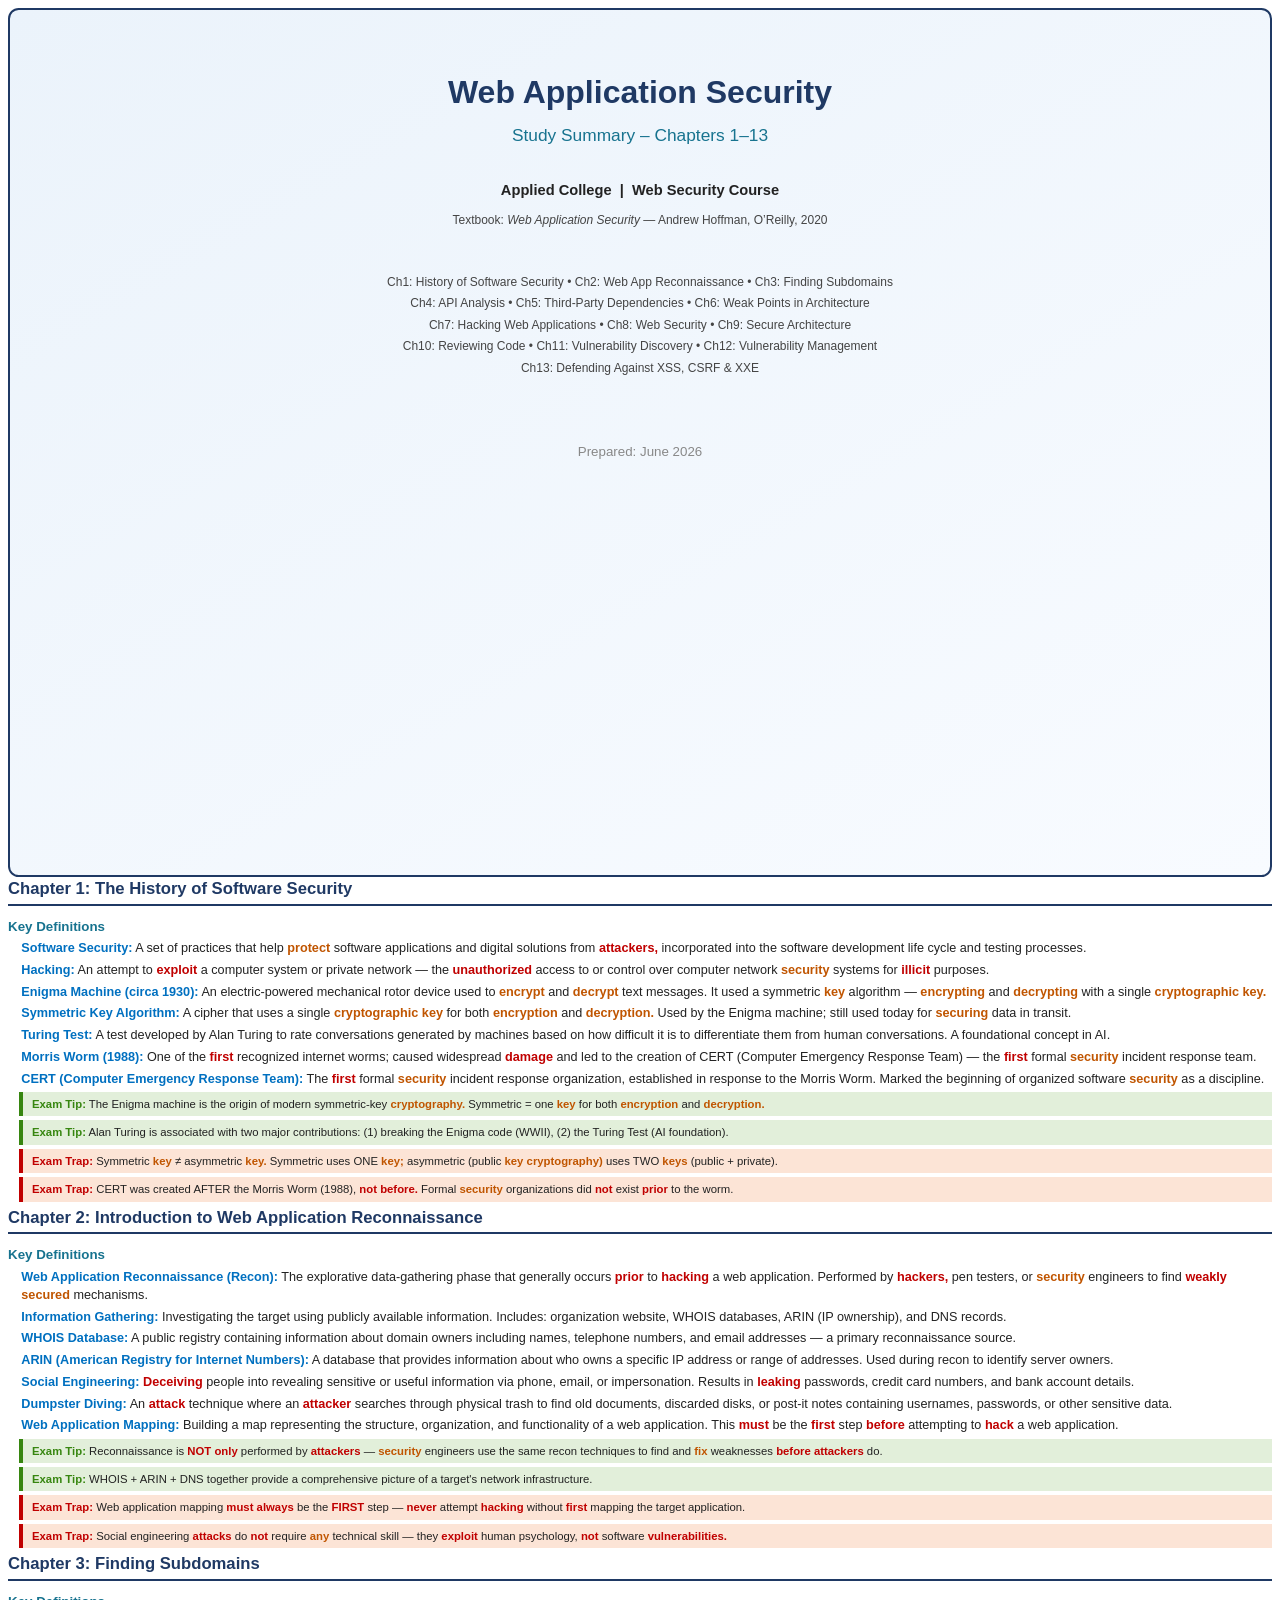
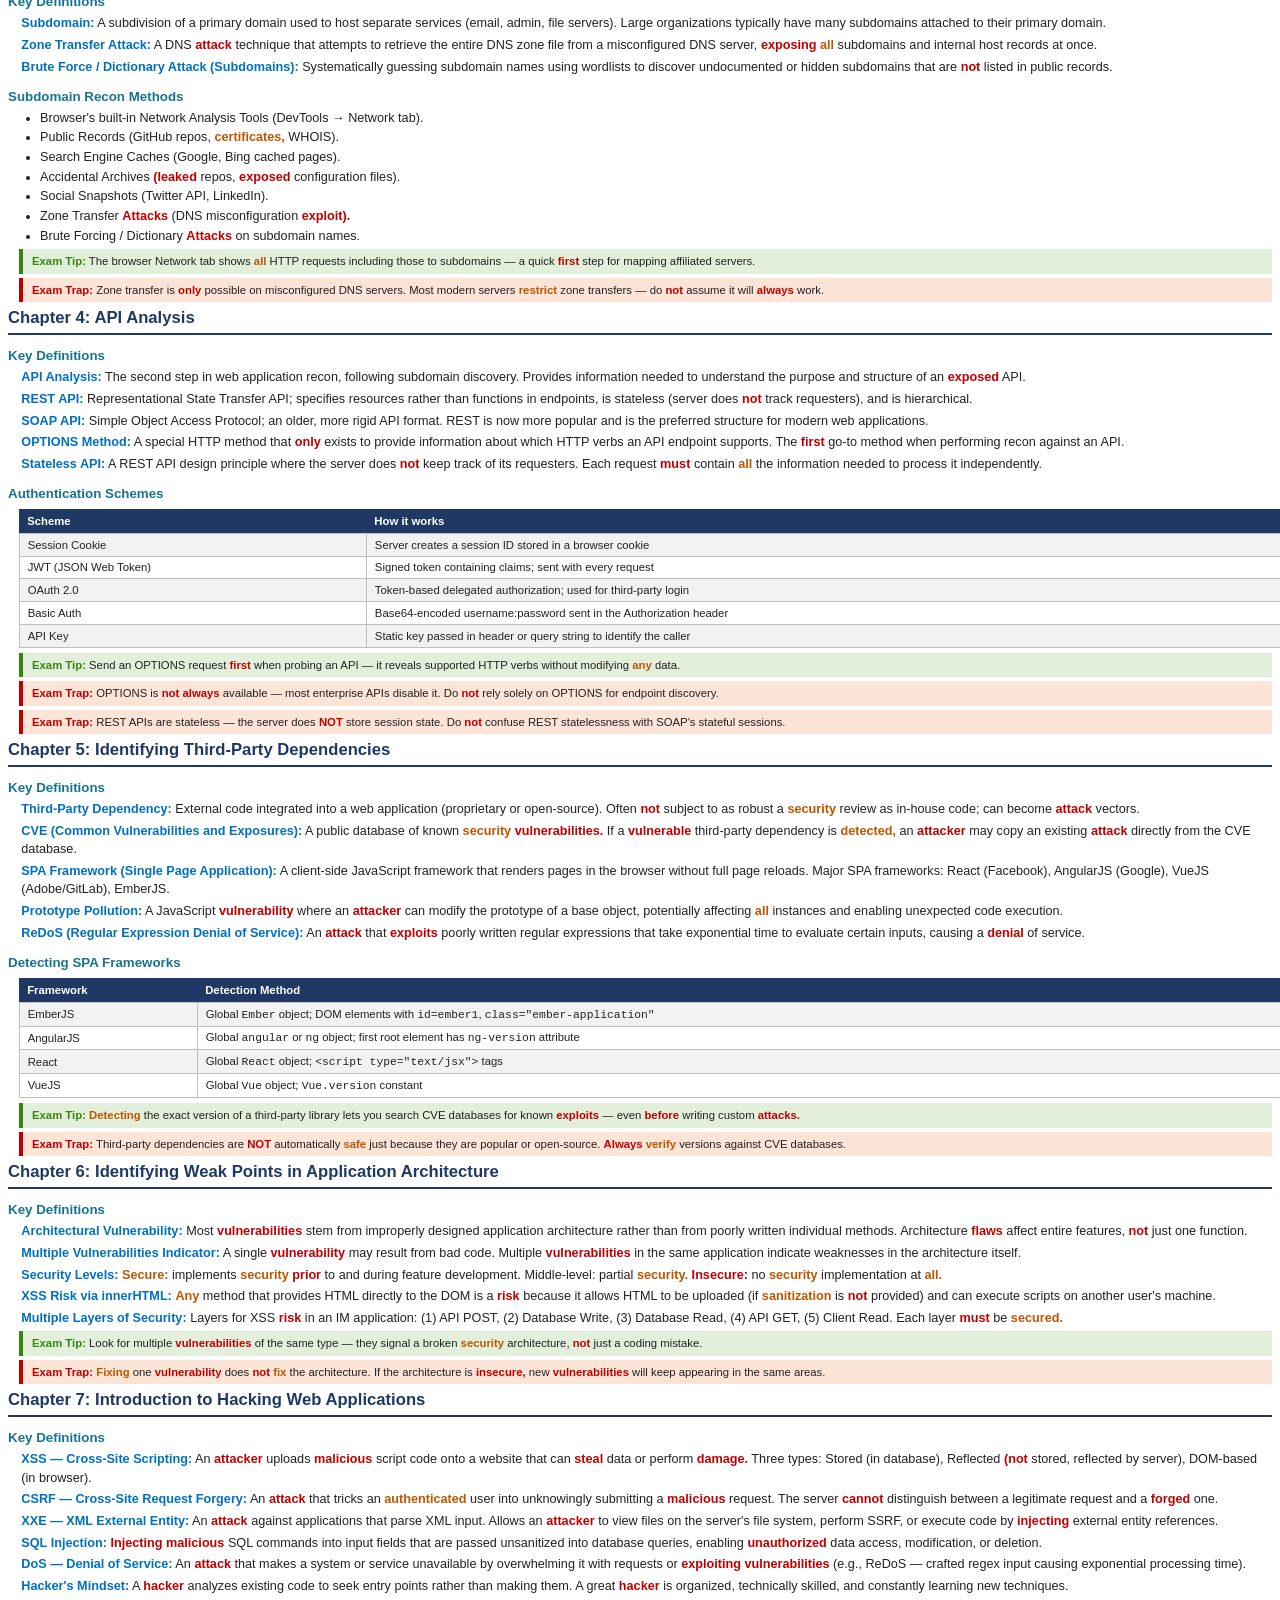
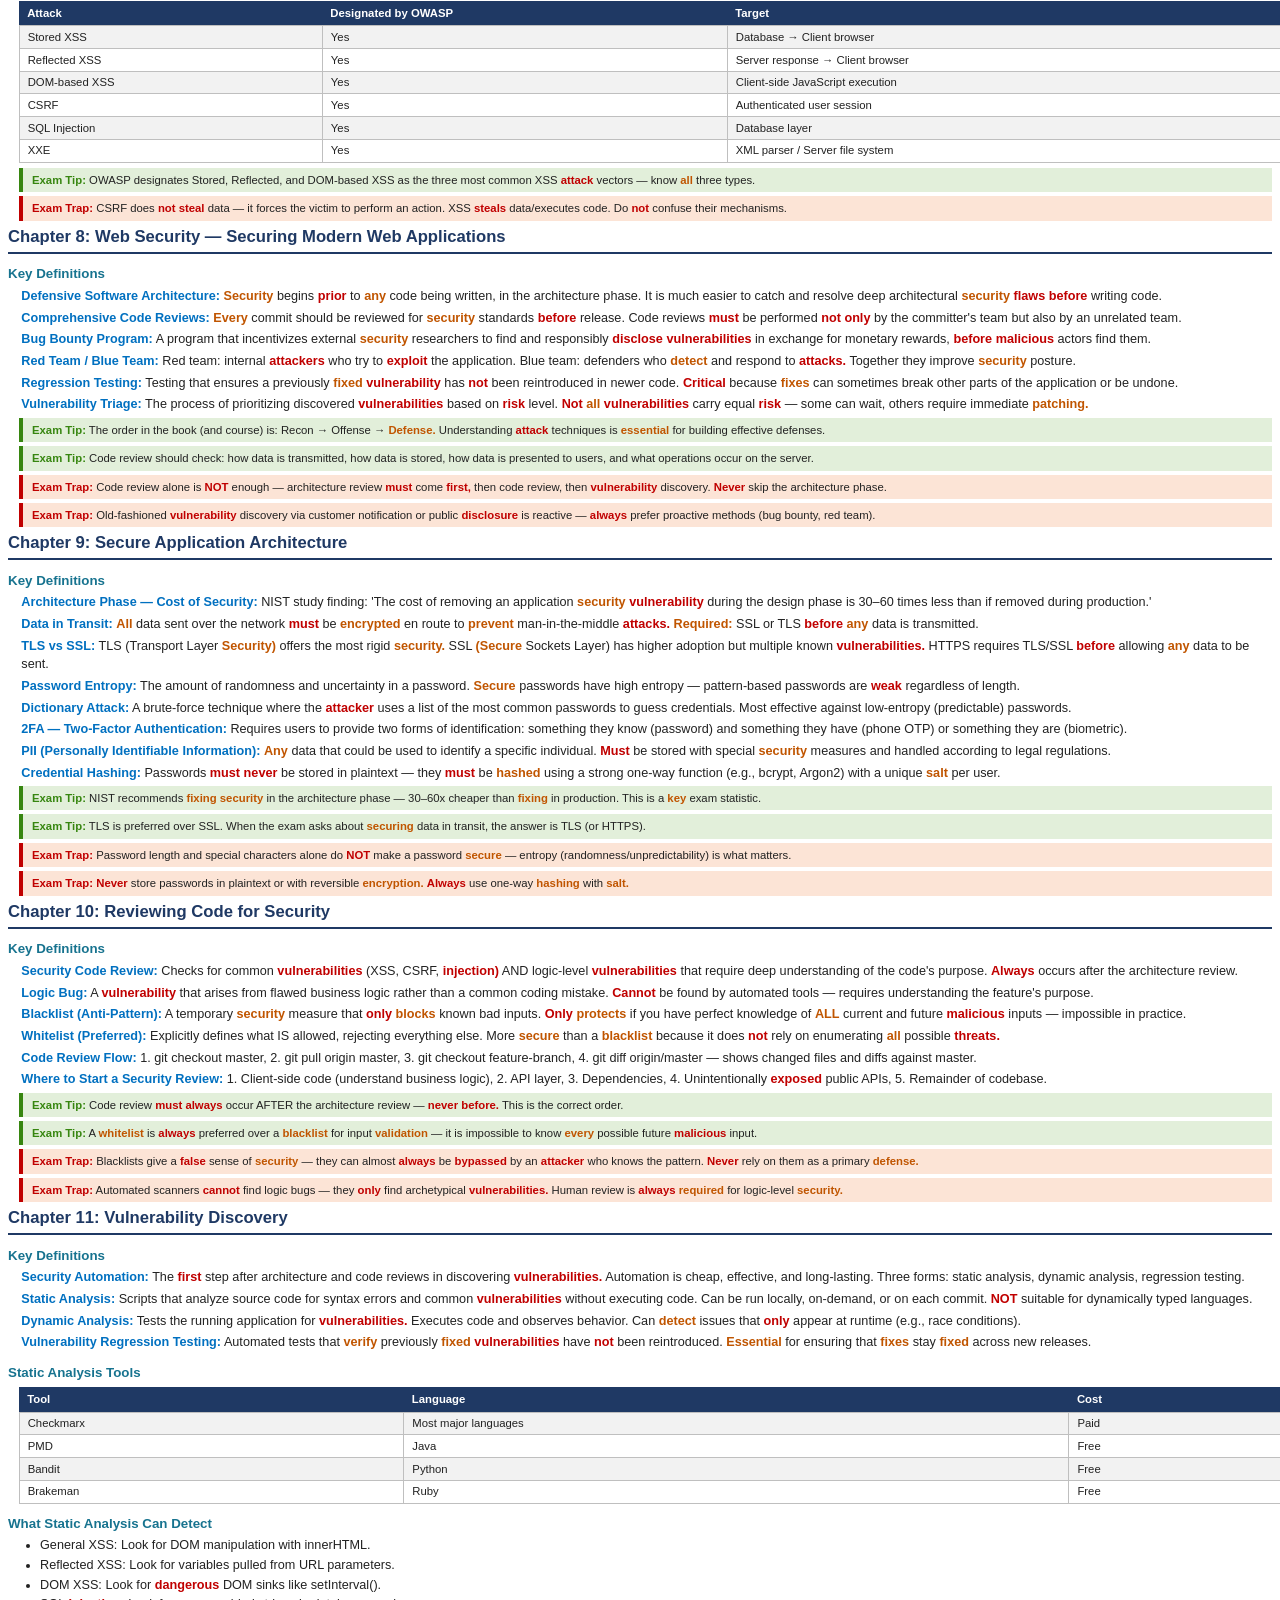
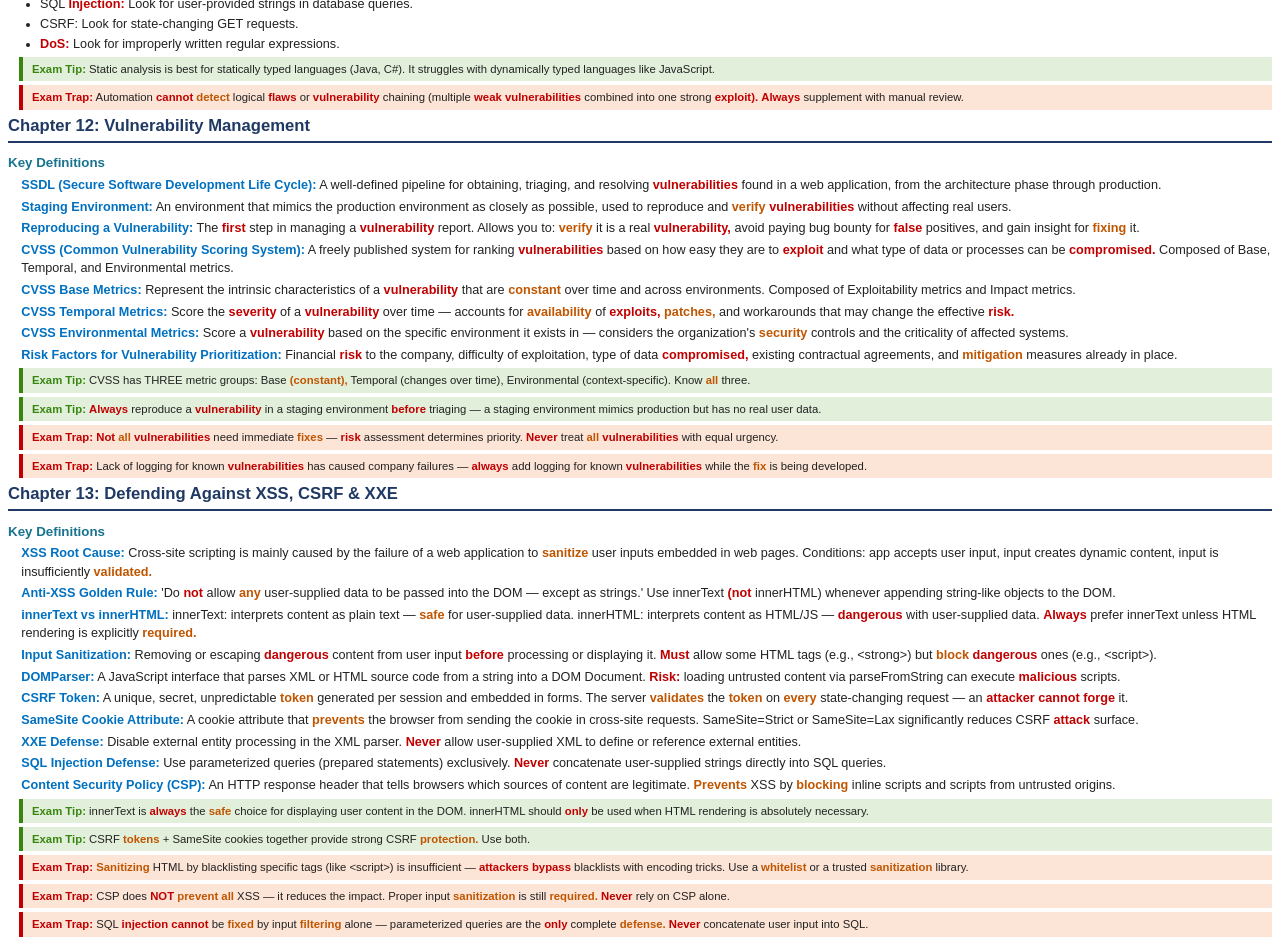
<file: websec_summary.html>
<!DOCTYPE html>
<html lang="en">
<head>
<meta charset="UTF-8">
<style>
@page {
    size: A4;
    margin: 16mm 18mm 16mm 18mm;
    @bottom-right { content: counter(page); font-size:9pt; color:#888; }
}
.cover {
    page-break-after: always;
    text-align: center;
    padding: 44pt 28pt;
    border: 2pt solid #1F3964;
    border-radius: 8pt;
    background: linear-gradient(150deg,#EBF3FB,#F8FBFF);
    min-height: 230mm;
    box-sizing: border-box;
}
body { font-family: Calibri, Arial, sans-serif; font-size:9.5pt; color:#222; line-height:1.45; }
h1   { color:#1F3964; font-size:24pt; margin:0 0 6pt; }
.subtitle { color:#17738F; font-size:13pt; margin:4pt 0; }
.course   { font-size:11pt; font-weight:bold; margin:6pt 0; }
.date-line{ color:#888; font-size:10pt; }
h2 {
    color:#1F3964; font-size:12.5pt; font-weight:bold;
    border-bottom:2pt solid #1F3964;
    padding-bottom:2pt; margin:0; margin-bottom:4pt;
    page-break-before: always;
}
h3 { color:#17738F; font-size:10pt; font-weight:bold; margin-top:8pt; margin-bottom:2pt; }
p.term { margin:2.5pt 0 2.5pt 10pt; font-size:9.5pt; }
span.term-name { color:#0070C0; font-weight:bold; }
span.kw-red    { color:#C00000; font-weight:bold; }
span.kw-orange { color:#C05500; font-weight:bold; }
pre.code {
    font-family:'Courier New',monospace; font-size:8pt;
    background:#F2F2F2; color:#26343F;
    margin:2pt 0 2pt 18pt; padding:3pt 6pt;
    border-radius:3pt; white-space:pre-wrap; word-break:break-all;
}
ul { margin:2pt 0 2pt 24pt; padding:0; }
li { margin:1pt 0; font-size:9.5pt; }
.tip  { background:#E2EFDA; border-left:3pt solid #378610; padding:3pt 7pt; margin:3pt 0 3pt 8pt; font-size:8.5pt; }
.tip strong { color:#378610; }
.trap { background:#FCE4D6; border-left:3pt solid #C00000; padding:3pt 7pt; margin:3pt 0 3pt 8pt; font-size:8.5pt; }
.trap strong { color:#C00000; }
.ref-table { width:100%; border-collapse:collapse; font-size:8.5pt; margin:4pt 0 4pt 8pt; }
.ref-table th { background:#1F3964; color:white; padding:3pt 6pt; text-align:left; }
.ref-table td { border:1pt solid #BFBFBF; padding:2pt 6pt; }
.ref-table tr:nth-child(even) td { background:#F2F2F2; }
</style>
</head>
<body>

<div class="cover">
  <h1>Web Application Security</h1>
  <p class="subtitle">Study Summary &ndash; Chapters 1&ndash;13</p>
  <br>
  <p class="course">Applied College &nbsp;|&nbsp; Web Security Course</p>
  <p style="font-size:9pt;color:#444;margin-top:8pt;">
    Textbook: <em>Web Application Security</em> &mdash; Andrew Hoffman, O&rsquo;Reilly, 2020
  </p>
  <br>
  <p style="font-size:9pt;color:#444;line-height:1.8;">
    Ch1: History of Software Security &bull; Ch2: Web App Reconnaissance &bull; Ch3: Finding Subdomains<br>
    Ch4: API Analysis &bull; Ch5: Third-Party Dependencies &bull; Ch6: Weak Points in Architecture<br>
    Ch7: Hacking Web Applications &bull; Ch8: Web Security &bull; Ch9: Secure Architecture<br>
    Ch10: Reviewing Code &bull; Ch11: Vulnerability Discovery &bull; Ch12: Vulnerability Management<br>
    Ch13: Defending Against XSS, CSRF &amp; XXE
  </p>
  <br><br>
  <p class="date-line">Prepared: June 2026</p>
</div>
<h2>Chapter 1: The History of Software Security</h2><h3>Key Definitions</h3><p class="term"><span class="term-name">Software Security:</span> A set of practices that help <span class="kw-orange">protect</span> software applications and digital solutions from <span class="kw-red">attackers,</span> incorporated into the software development life cycle and testing processes.</p><p class="term"><span class="term-name">Hacking:</span> An attempt to <span class="kw-red">exploit</span> a computer system or private network — the <span class="kw-red">unauthorized</span> access to or control over computer network <span class="kw-orange">security</span> systems for <span class="kw-red">illicit</span> purposes.</p><p class="term"><span class="term-name">Enigma Machine (circa 1930):</span> An electric-powered mechanical rotor device used to <span class="kw-orange">encrypt</span> and <span class="kw-orange">decrypt</span> text messages. It used a symmetric <span class="kw-orange">key</span> algorithm — <span class="kw-orange">encrypting</span> and <span class="kw-orange">decrypting</span> with a single <span class="kw-orange">cryptographic</span> <span class="kw-orange">key.</span></p><p class="term"><span class="term-name">Symmetric Key Algorithm:</span> A cipher that uses a single <span class="kw-orange">cryptographic</span> <span class="kw-orange">key</span> for both <span class="kw-orange">encryption</span> and <span class="kw-orange">decryption.</span> Used by the Enigma machine; still used today for <span class="kw-orange">securing</span> data in transit.</p><p class="term"><span class="term-name">Turing Test:</span> A test developed by Alan Turing to rate conversations generated by machines based on how difficult it is to differentiate them from human conversations. A foundational concept in AI.</p><p class="term"><span class="term-name">Morris Worm (1988):</span> One of the <span class="kw-red">first</span> recognized internet worms; caused widespread <span class="kw-red">damage</span> and led to the creation of CERT (Computer Emergency Response Team) — the <span class="kw-red">first</span> formal <span class="kw-orange">security</span> incident response team.</p><p class="term"><span class="term-name">CERT (Computer Emergency Response Team):</span> The <span class="kw-red">first</span> formal <span class="kw-orange">security</span> incident response organization, established in response to the Morris Worm. Marked the beginning of organized software <span class="kw-orange">security</span> as a discipline.</p><div class="tip"><strong>Exam Tip:</strong> The Enigma machine is the origin of modern symmetric-key <span class="kw-orange">cryptography.</span> Symmetric = one <span class="kw-orange">key</span> for both <span class="kw-orange">encryption</span> and <span class="kw-orange">decryption.</span></div><div class="tip"><strong>Exam Tip:</strong> Alan Turing is associated with two major contributions: (1) breaking the Enigma code (WWII), (2) the Turing Test (AI foundation).</div><div class="trap"><strong>Exam Trap:</strong> Symmetric <span class="kw-orange">key</span> ≠ asymmetric <span class="kw-orange">key.</span> Symmetric uses ONE <span class="kw-orange">key;</span> asymmetric (public <span class="kw-orange">key</span> <span class="kw-orange">cryptography)</span> uses TWO <span class="kw-orange">keys</span> (public + private).</div><div class="trap"><strong>Exam Trap:</strong> CERT was created AFTER the Morris Worm (1988), <span class="kw-red">not</span> <span class="kw-red">before.</span> Formal <span class="kw-orange">security</span> organizations did <span class="kw-red">not</span> exist <span class="kw-red">prior</span> to the worm.</div><h2>Chapter 2: Introduction to Web Application Reconnaissance</h2><h3>Key Definitions</h3><p class="term"><span class="term-name">Web Application Reconnaissance (Recon):</span> The explorative data-gathering phase that generally occurs <span class="kw-red">prior</span> to <span class="kw-red">hacking</span> a web application. Performed by <span class="kw-red">hackers,</span> pen testers, or <span class="kw-orange">security</span> engineers to find <span class="kw-red">weakly</span> <span class="kw-orange">secured</span> mechanisms.</p><p class="term"><span class="term-name">Information Gathering:</span> Investigating the target using publicly available information. Includes: organization website, WHOIS databases, ARIN (IP ownership), and DNS records.</p><p class="term"><span class="term-name">WHOIS Database:</span> A public registry containing information about domain owners including names, telephone numbers, and email addresses — a primary reconnaissance source.</p><p class="term"><span class="term-name">ARIN (American Registry for Internet Numbers):</span> A database that provides information about who owns a specific IP address or range of addresses. Used during recon to identify server owners.</p><p class="term"><span class="term-name">Social Engineering:</span> <span class="kw-red">Deceiving</span> people into revealing sensitive or useful information via phone, email, or impersonation. Results in <span class="kw-red">leaking</span> passwords, credit card numbers, and bank account details.</p><p class="term"><span class="term-name">Dumpster Diving:</span> An <span class="kw-red">attack</span> technique where an <span class="kw-red">attacker</span> searches through physical trash to find old documents, discarded disks, or post-it notes containing usernames, passwords, or other sensitive data.</p><p class="term"><span class="term-name">Web Application Mapping:</span> Building a map representing the structure, organization, and functionality of a web application. This <span class="kw-red">must</span> be the <span class="kw-red">first</span> step <span class="kw-red">before</span> attempting to <span class="kw-red">hack</span> a web application.</p><div class="tip"><strong>Exam Tip:</strong> Reconnaissance is <span class="kw-red">NOT</span> <span class="kw-red">only</span> performed by <span class="kw-red">attackers</span> — <span class="kw-orange">security</span> engineers use the same recon techniques to find and <span class="kw-orange">fix</span> weaknesses <span class="kw-red">before</span> <span class="kw-red">attackers</span> do.</div><div class="tip"><strong>Exam Tip:</strong> WHOIS + ARIN + DNS together provide a comprehensive picture of a target's network infrastructure.</div><div class="trap"><strong>Exam Trap:</strong> Web application mapping <span class="kw-red">must</span> <span class="kw-red">always</span> be the <span class="kw-red">FIRST</span> step — <span class="kw-red">never</span> attempt <span class="kw-red">hacking</span> without <span class="kw-red">first</span> mapping the target application.</div><div class="trap"><strong>Exam Trap:</strong> Social engineering <span class="kw-red">attacks</span> do <span class="kw-red">not</span> require <span class="kw-orange">any</span> technical skill — they <span class="kw-red">exploit</span> human psychology, <span class="kw-red">not</span> software <span class="kw-red">vulnerabilities.</span></div><h2>Chapter 3: Finding Subdomains</h2><h3>Key Definitions</h3><p class="term"><span class="term-name">Subdomain:</span> A subdivision of a primary domain used to host separate services (email, admin, file servers). Large organizations typically have many subdomains attached to their primary domain.</p><p class="term"><span class="term-name">Zone Transfer Attack:</span> A DNS <span class="kw-red">attack</span> technique that attempts to retrieve the entire DNS zone file from a misconfigured DNS server, <span class="kw-red">exposing</span> <span class="kw-orange">all</span> subdomains and internal host records at once.</p><p class="term"><span class="term-name">Brute Force / Dictionary Attack (Subdomains):</span> Systematically guessing subdomain names using wordlists to discover undocumented or hidden subdomains that are <span class="kw-red">not</span> listed in public records.</p><h3>Subdomain Recon Methods</h3><ul><li>Browser's built-in Network Analysis Tools (DevTools → Network tab).</li><li>Public Records (GitHub repos, <span class="kw-orange">certificates,</span> WHOIS).</li><li>Search Engine Caches (Google, Bing cached pages).</li><li>Accidental Archives <span class="kw-red">(leaked</span> repos, <span class="kw-red">exposed</span> configuration files).</li><li>Social Snapshots (Twitter API, LinkedIn).</li><li>Zone Transfer <span class="kw-red">Attacks</span> (DNS misconfiguration <span class="kw-red">exploit).</span></li><li>Brute Forcing / Dictionary <span class="kw-red">Attacks</span> on subdomain names.</li></ul><div class="tip"><strong>Exam Tip:</strong> The browser Network tab shows <span class="kw-orange">all</span> HTTP requests including those to subdomains — a quick <span class="kw-red">first</span> step for mapping affiliated servers.</div><div class="trap"><strong>Exam Trap:</strong> Zone transfer is <span class="kw-red">only</span> possible on misconfigured DNS servers. Most modern servers <span class="kw-orange">restrict</span> zone transfers — do <span class="kw-red">not</span> assume it will <span class="kw-red">always</span> work.</div><h2>Chapter 4: API Analysis</h2><h3>Key Definitions</h3><p class="term"><span class="term-name">API Analysis:</span> The second step in web application recon, following subdomain discovery. Provides information needed to understand the purpose and structure of an <span class="kw-red">exposed</span> API.</p><p class="term"><span class="term-name">REST API:</span> Representational State Transfer API; specifies resources rather than functions in endpoints, is stateless (server does <span class="kw-red">not</span> track requesters), and is hierarchical.</p><p class="term"><span class="term-name">SOAP API:</span> Simple Object Access Protocol; an older, more rigid API format. REST is now more popular and is the preferred structure for modern web applications.</p><p class="term"><span class="term-name">OPTIONS Method:</span> A special HTTP method that <span class="kw-red">only</span> exists to provide information about which HTTP verbs an API endpoint supports. The <span class="kw-red">first</span> go-to method when performing recon against an API.</p><p class="term"><span class="term-name">Stateless API:</span> A REST API design principle where the server does <span class="kw-red">not</span> keep track of its requesters. Each request <span class="kw-red">must</span> contain <span class="kw-orange">all</span> the information needed to process it independently.</p><h3>Authentication Schemes</h3><table class="ref-table">
<tr><th>Scheme</th><th>How it works</th></tr>
<tr><td>Session Cookie</td><td>Server creates a session ID stored in a browser cookie</td></tr>
<tr><td>JWT (JSON Web Token)</td><td>Signed token containing claims; sent with every request</td></tr>
<tr><td>OAuth 2.0</td><td>Token-based delegated authorization; used for third-party login</td></tr>
<tr><td>Basic Auth</td><td>Base64-encoded username:password sent in the Authorization header</td></tr>
<tr><td>API Key</td><td>Static key passed in header or query string to identify the caller</td></tr>
</table><div class="tip"><strong>Exam Tip:</strong> Send an OPTIONS request <span class="kw-red">first</span> when probing an API — it reveals supported HTTP verbs without modifying <span class="kw-orange">any</span> data.</div><div class="trap"><strong>Exam Trap:</strong> OPTIONS is <span class="kw-red">not</span> <span class="kw-red">always</span> available — most enterprise APIs disable it. Do <span class="kw-red">not</span> rely solely on OPTIONS for endpoint discovery.</div><div class="trap"><strong>Exam Trap:</strong> REST APIs are stateless — the server does <span class="kw-red">NOT</span> store session state. Do <span class="kw-red">not</span> confuse REST statelessness with SOAP's stateful sessions.</div><h2>Chapter 5: Identifying Third-Party Dependencies</h2><h3>Key Definitions</h3><p class="term"><span class="term-name">Third-Party Dependency:</span> External code integrated into a web application (proprietary or open-source). Often <span class="kw-red">not</span> subject to as robust a <span class="kw-orange">security</span> review as in-house code; can become <span class="kw-red">attack</span> vectors.</p><p class="term"><span class="term-name">CVE (Common Vulnerabilities and Exposures):</span> A public database of known <span class="kw-orange">security</span> <span class="kw-red">vulnerabilities.</span> If a <span class="kw-red">vulnerable</span> third-party dependency is <span class="kw-orange">detected,</span> an <span class="kw-red">attacker</span> may copy an existing <span class="kw-red">attack</span> directly from the CVE database.</p><p class="term"><span class="term-name">SPA Framework (Single Page Application):</span> A client-side JavaScript framework that renders pages in the browser without full page reloads. Major SPA frameworks: React (Facebook), AngularJS (Google), VueJS (Adobe/GitLab), EmberJS.</p><p class="term"><span class="term-name">Prototype Pollution:</span> A JavaScript <span class="kw-red">vulnerability</span> where an <span class="kw-red">attacker</span> can modify the prototype of a base object, potentially affecting <span class="kw-orange">all</span> instances and enabling unexpected code execution.</p><p class="term"><span class="term-name">ReDoS (Regular Expression Denial of Service):</span> An <span class="kw-red">attack</span> that <span class="kw-red">exploits</span> poorly written regular expressions that take exponential time to evaluate certain inputs, causing a <span class="kw-red">denial</span> of service.</p><h3>Detecting SPA Frameworks</h3><table class="ref-table">
<tr><th>Framework</th><th>Detection Method</th></tr>
<tr><td>EmberJS</td><td>Global <code>Ember</code> object; DOM elements with <code>id=ember1</code>, <code>class="ember-application"</code></td></tr>
<tr><td>AngularJS</td><td>Global <code>angular</code> or <code>ng</code> object; first root element has <code>ng-version</code> attribute</td></tr>
<tr><td>React</td><td>Global <code>React</code> object; <code>&lt;script type="text/jsx"&gt;</code> tags</td></tr>
<tr><td>VueJS</td><td>Global <code>Vue</code> object; <code>Vue.version</code> constant</td></tr>
</table><div class="tip"><strong>Exam Tip:</strong> <span class="kw-orange">Detecting</span> the exact version of a third-party library lets you search CVE databases for known <span class="kw-red">exploits</span> — even <span class="kw-red">before</span> writing custom <span class="kw-red">attacks.</span></div><div class="trap"><strong>Exam Trap:</strong> Third-party dependencies are <span class="kw-red">NOT</span> automatically <span class="kw-orange">safe</span> just because they are popular or open-source. <span class="kw-red">Always</span> <span class="kw-orange">verify</span> versions against CVE databases.</div><h2>Chapter 6: Identifying Weak Points in Application Architecture</h2><h3>Key Definitions</h3><p class="term"><span class="term-name">Architectural Vulnerability:</span> Most <span class="kw-red">vulnerabilities</span> stem from improperly designed application architecture rather than from poorly written individual methods. Architecture <span class="kw-red">flaws</span> affect entire features, <span class="kw-red">not</span> just one function.</p><p class="term"><span class="term-name">Multiple Vulnerabilities Indicator:</span> A single <span class="kw-red">vulnerability</span> may result from bad code. Multiple <span class="kw-red">vulnerabilities</span> in the same application indicate weaknesses in the architecture itself.</p><p class="term"><span class="term-name">Security Levels:</span> <span class="kw-orange">Secure:</span> implements <span class="kw-orange">security</span> <span class="kw-red">prior</span> to and during feature development. Middle-level: partial <span class="kw-orange">security.</span> <span class="kw-red">Insecure:</span> no <span class="kw-orange">security</span> implementation at <span class="kw-orange">all.</span></p><p class="term"><span class="term-name">XSS Risk via innerHTML:</span> <span class="kw-orange">Any</span> method that provides HTML directly to the DOM is a <span class="kw-red">risk</span> because it allows HTML to be uploaded (if <span class="kw-orange">sanitization</span> is <span class="kw-red">not</span> provided) and can execute scripts on another user's machine.</p><p class="term"><span class="term-name">Multiple Layers of Security:</span> Layers for XSS <span class="kw-red">risk</span> in an IM application: (1) API POST, (2) Database Write, (3) Database Read, (4) API GET, (5) Client Read. Each layer <span class="kw-red">must</span> be <span class="kw-orange">secured.</span></p><div class="tip"><strong>Exam Tip:</strong> Look for multiple <span class="kw-red">vulnerabilities</span> of the same type — they signal a broken <span class="kw-orange">security</span> architecture, <span class="kw-red">not</span> just a coding mistake.</div><div class="trap"><strong>Exam Trap:</strong> <span class="kw-orange">Fixing</span> one <span class="kw-red">vulnerability</span> does <span class="kw-red">not</span> <span class="kw-orange">fix</span> the architecture. If the architecture is <span class="kw-red">insecure,</span> new <span class="kw-red">vulnerabilities</span> will keep appearing in the same areas.</div><h2>Chapter 7: Introduction to Hacking Web Applications</h2><h3>Key Definitions</h3><p class="term"><span class="term-name">XSS — Cross-Site Scripting:</span> An <span class="kw-red">attacker</span> uploads <span class="kw-red">malicious</span> script code onto a website that can <span class="kw-red">steal</span> data or perform <span class="kw-red">damage.</span> Three types: Stored (in database), Reflected <span class="kw-red">(not</span> stored, reflected by server), DOM-based (in browser).</p><p class="term"><span class="term-name">CSRF — Cross-Site Request Forgery:</span> An <span class="kw-red">attack</span> that tricks an <span class="kw-orange">authenticated</span> user into unknowingly submitting a <span class="kw-red">malicious</span> request. The server <span class="kw-red">cannot</span> distinguish between a legitimate request and a <span class="kw-red">forged</span> one.</p><p class="term"><span class="term-name">XXE — XML External Entity:</span> An <span class="kw-red">attack</span> against applications that parse XML input. Allows an <span class="kw-red">attacker</span> to view files on the server's file system, perform SSRF, or execute code by <span class="kw-red">injecting</span> external entity references.</p><p class="term"><span class="term-name">SQL Injection:</span> <span class="kw-red">Injecting</span> <span class="kw-red">malicious</span> SQL commands into input fields that are passed unsanitized into database queries, enabling <span class="kw-red">unauthorized</span> data access, modification, or deletion.</p><p class="term"><span class="term-name">DoS — Denial of Service:</span> An <span class="kw-red">attack</span> that makes a system or service unavailable by overwhelming it with requests or <span class="kw-red">exploiting</span> <span class="kw-red">vulnerabilities</span> (e.g., ReDoS — crafted regex input causing exponential processing time).</p><p class="term"><span class="term-name">Hacker's Mindset:</span> A <span class="kw-red">hacker</span> analyzes existing code to seek entry points rather than making them. A great <span class="kw-red">hacker</span> is organized, technically skilled, and constantly learning new techniques.</p><table class="ref-table">
<tr><th>Attack</th><th>Designated by OWASP</th><th>Target</th></tr>
<tr><td>Stored XSS</td><td>Yes</td><td>Database → Client browser</td></tr>
<tr><td>Reflected XSS</td><td>Yes</td><td>Server response → Client browser</td></tr>
<tr><td>DOM-based XSS</td><td>Yes</td><td>Client-side JavaScript execution</td></tr>
<tr><td>CSRF</td><td>Yes</td><td>Authenticated user session</td></tr>
<tr><td>SQL Injection</td><td>Yes</td><td>Database layer</td></tr>
<tr><td>XXE</td><td>Yes</td><td>XML parser / Server file system</td></tr>
</table><div class="tip"><strong>Exam Tip:</strong> OWASP designates Stored, Reflected, and DOM-based XSS as the three most common XSS <span class="kw-red">attack</span> vectors — know <span class="kw-orange">all</span> three types.</div><div class="trap"><strong>Exam Trap:</strong> CSRF does <span class="kw-red">not</span> <span class="kw-red">steal</span> data — it forces the victim to perform an action. XSS <span class="kw-red">steals</span> data/executes code. Do <span class="kw-red">not</span> confuse their mechanisms.</div><h2>Chapter 8: Web Security — Securing Modern Web Applications</h2><h3>Key Definitions</h3><p class="term"><span class="term-name">Defensive Software Architecture:</span> <span class="kw-orange">Security</span> begins <span class="kw-red">prior</span> to <span class="kw-orange">any</span> code being written, in the architecture phase. It is much easier to catch and resolve deep architectural <span class="kw-orange">security</span> <span class="kw-red">flaws</span> <span class="kw-red">before</span> writing code.</p><p class="term"><span class="term-name">Comprehensive Code Reviews:</span> <span class="kw-orange">Every</span> commit should be reviewed for <span class="kw-orange">security</span> standards <span class="kw-red">before</span> release. Code reviews <span class="kw-red">must</span> be performed <span class="kw-red">not</span> <span class="kw-red">only</span> by the committer's team but also by an unrelated team.</p><p class="term"><span class="term-name">Bug Bounty Program:</span> A program that incentivizes external <span class="kw-orange">security</span> researchers to find and responsibly <span class="kw-red">disclose</span> <span class="kw-red">vulnerabilities</span> in exchange for monetary rewards, <span class="kw-red">before</span> <span class="kw-red">malicious</span> actors find them.</p><p class="term"><span class="term-name">Red Team / Blue Team:</span> Red team: internal <span class="kw-red">attackers</span> who try to <span class="kw-red">exploit</span> the application. Blue team: defenders who <span class="kw-orange">detect</span> and respond to <span class="kw-red">attacks.</span> Together they improve <span class="kw-orange">security</span> posture.</p><p class="term"><span class="term-name">Regression Testing:</span> Testing that ensures a previously <span class="kw-orange">fixed</span> <span class="kw-red">vulnerability</span> has <span class="kw-red">not</span> been reintroduced in newer code. <span class="kw-red">Critical</span> because <span class="kw-orange">fixes</span> can sometimes break other parts of the application or be undone.</p><p class="term"><span class="term-name">Vulnerability Triage:</span> The process of prioritizing discovered <span class="kw-red">vulnerabilities</span> based on <span class="kw-red">risk</span> level. <span class="kw-red">Not</span> <span class="kw-orange">all</span> <span class="kw-red">vulnerabilities</span> carry equal <span class="kw-red">risk</span> — some can wait, others require immediate <span class="kw-orange">patching.</span></p><div class="tip"><strong>Exam Tip:</strong> The order in the book (and course) is: Recon → Offense → <span class="kw-orange">Defense.</span> Understanding <span class="kw-red">attack</span> techniques is <span class="kw-orange">essential</span> for building effective defenses.</div><div class="tip"><strong>Exam Tip:</strong> Code review should check: how data is transmitted, how data is stored, how data is presented to users, and what operations occur on the server.</div><div class="trap"><strong>Exam Trap:</strong> Code review alone is <span class="kw-red">NOT</span> enough — architecture review <span class="kw-red">must</span> come <span class="kw-red">first,</span> then code review, then <span class="kw-red">vulnerability</span> discovery. <span class="kw-red">Never</span> skip the architecture phase.</div><div class="trap"><strong>Exam Trap:</strong> Old-fashioned <span class="kw-red">vulnerability</span> discovery via customer notification or public <span class="kw-red">disclosure</span> is reactive — <span class="kw-red">always</span> prefer proactive methods (bug bounty, red team).</div><h2>Chapter 9: Secure Application Architecture</h2><h3>Key Definitions</h3><p class="term"><span class="term-name">Architecture Phase — Cost of Security:</span> NIST study finding: 'The cost of removing an application <span class="kw-orange">security</span> <span class="kw-red">vulnerability</span> during the design phase is 30–60 times less than if removed during production.'</p><p class="term"><span class="term-name">Data in Transit:</span> <span class="kw-orange">All</span> data sent over the network <span class="kw-red">must</span> be <span class="kw-orange">encrypted</span> en route to <span class="kw-orange">prevent</span> man-in-the-middle <span class="kw-red">attacks.</span> <span class="kw-orange">Required:</span> SSL or TLS <span class="kw-red">before</span> <span class="kw-orange">any</span> data is transmitted.</p><p class="term"><span class="term-name">TLS vs SSL:</span> TLS (Transport Layer <span class="kw-orange">Security)</span> offers the most rigid <span class="kw-orange">security.</span> SSL <span class="kw-orange">(Secure</span> Sockets Layer) has higher adoption but multiple known <span class="kw-red">vulnerabilities.</span> HTTPS requires TLS/SSL <span class="kw-red">before</span> allowing <span class="kw-orange">any</span> data to be sent.</p><p class="term"><span class="term-name">Password Entropy:</span> The amount of randomness and uncertainty in a password. <span class="kw-orange">Secure</span> passwords have high entropy — pattern-based passwords are <span class="kw-red">weak</span> regardless of length.</p><p class="term"><span class="term-name">Dictionary Attack:</span> A brute-force technique where the <span class="kw-red">attacker</span> uses a list of the most common passwords to guess credentials. Most effective against low-entropy (predictable) passwords.</p><p class="term"><span class="term-name">2FA — Two-Factor Authentication:</span> Requires users to provide two forms of identification: something they know (password) and something they have (phone OTP) or something they are (biometric).</p><p class="term"><span class="term-name">PII (Personally Identifiable Information):</span> <span class="kw-orange">Any</span> data that could be used to identify a specific individual. <span class="kw-red">Must</span> be stored with special <span class="kw-orange">security</span> measures and handled according to legal regulations.</p><p class="term"><span class="term-name">Credential Hashing:</span> Passwords <span class="kw-red">must</span> <span class="kw-red">never</span> be stored in plaintext — they <span class="kw-red">must</span> be <span class="kw-orange">hashed</span> using a strong one-way function (e.g., bcrypt, Argon2) with a unique <span class="kw-orange">salt</span> per user.</p><div class="tip"><strong>Exam Tip:</strong> NIST recommends <span class="kw-orange">fixing</span> <span class="kw-orange">security</span> in the architecture phase — 30–60x cheaper than <span class="kw-orange">fixing</span> in production. This is a <span class="kw-orange">key</span> exam statistic.</div><div class="tip"><strong>Exam Tip:</strong> TLS is preferred over SSL. When the exam asks about <span class="kw-orange">securing</span> data in transit, the answer is TLS (or HTTPS).</div><div class="trap"><strong>Exam Trap:</strong> Password length and special characters alone do <span class="kw-red">NOT</span> make a password <span class="kw-orange">secure</span> — entropy (randomness/unpredictability) is what matters.</div><div class="trap"><strong>Exam Trap:</strong> <span class="kw-red">Never</span> store passwords in plaintext or with reversible <span class="kw-orange">encryption.</span> <span class="kw-red">Always</span> use one-way <span class="kw-orange">hashing</span> with <span class="kw-orange">salt.</span></div><h2>Chapter 10: Reviewing Code for Security</h2><h3>Key Definitions</h3><p class="term"><span class="term-name">Security Code Review:</span> Checks for common <span class="kw-red">vulnerabilities</span> (XSS, CSRF, <span class="kw-red">injection)</span> AND logic-level <span class="kw-red">vulnerabilities</span> that require deep understanding of the code's purpose. <span class="kw-red">Always</span> occurs after the architecture review.</p><p class="term"><span class="term-name">Logic Bug:</span> A <span class="kw-red">vulnerability</span> that arises from flawed business logic rather than a common coding mistake. <span class="kw-red">Cannot</span> be found by automated tools — requires understanding the feature's purpose.</p><p class="term"><span class="term-name">Blacklist (Anti-Pattern):</span> A temporary <span class="kw-orange">security</span> measure that <span class="kw-red">only</span> <span class="kw-orange">blocks</span> known bad inputs. <span class="kw-red">Only</span> <span class="kw-orange">protects</span> if you have perfect knowledge of <span class="kw-orange">ALL</span> current and future <span class="kw-red">malicious</span> inputs — impossible in practice.</p><p class="term"><span class="term-name">Whitelist (Preferred):</span> Explicitly defines what IS allowed, rejecting everything else. More <span class="kw-orange">secure</span> than a <span class="kw-orange">blacklist</span> because it does <span class="kw-red">not</span> rely on enumerating <span class="kw-orange">all</span> possible <span class="kw-red">threats.</span></p><p class="term"><span class="term-name">Code Review Flow:</span> 1. git checkout master, 2. git pull origin master, 3. git checkout feature-branch, 4. git diff origin/master — shows changed files and diffs against master.</p><p class="term"><span class="term-name">Where to Start a Security Review:</span> 1. Client-side code (understand business logic), 2. API layer, 3. Dependencies, 4. Unintentionally <span class="kw-red">exposed</span> public APIs, 5. Remainder of codebase.</p><div class="tip"><strong>Exam Tip:</strong> Code review <span class="kw-red">must</span> <span class="kw-red">always</span> occur AFTER the architecture review — <span class="kw-red">never</span> <span class="kw-red">before.</span> This is the correct order.</div><div class="tip"><strong>Exam Tip:</strong> A <span class="kw-orange">whitelist</span> is <span class="kw-red">always</span> preferred over a <span class="kw-orange">blacklist</span> for input <span class="kw-orange">validation</span> — it is impossible to know <span class="kw-orange">every</span> possible future <span class="kw-red">malicious</span> input.</div><div class="trap"><strong>Exam Trap:</strong> Blacklists give a <span class="kw-red">false</span> sense of <span class="kw-orange">security</span> — they can almost <span class="kw-red">always</span> be <span class="kw-red">bypassed</span> by an <span class="kw-red">attacker</span> who knows the pattern. <span class="kw-red">Never</span> rely on them as a primary <span class="kw-orange">defense.</span></div><div class="trap"><strong>Exam Trap:</strong> Automated scanners <span class="kw-red">cannot</span> find logic bugs — they <span class="kw-red">only</span> find archetypical <span class="kw-red">vulnerabilities.</span> Human review is <span class="kw-red">always</span> <span class="kw-orange">required</span> for logic-level <span class="kw-orange">security.</span></div><h2>Chapter 11: Vulnerability Discovery</h2><h3>Key Definitions</h3><p class="term"><span class="term-name">Security Automation:</span> The <span class="kw-red">first</span> step after architecture and code reviews in discovering <span class="kw-red">vulnerabilities.</span> Automation is cheap, effective, and long-lasting. Three forms: static analysis, dynamic analysis, regression testing.</p><p class="term"><span class="term-name">Static Analysis:</span> Scripts that analyze source code for syntax errors and common <span class="kw-red">vulnerabilities</span> without executing code. Can be run locally, on-demand, or on each commit. <span class="kw-red">NOT</span> suitable for dynamically typed languages.</p><p class="term"><span class="term-name">Dynamic Analysis:</span> Tests the running application for <span class="kw-red">vulnerabilities.</span> Executes code and observes behavior. Can <span class="kw-orange">detect</span> issues that <span class="kw-red">only</span> appear at runtime (e.g., race conditions).</p><p class="term"><span class="term-name">Vulnerability Regression Testing:</span> Automated tests that <span class="kw-orange">verify</span> previously <span class="kw-orange">fixed</span> <span class="kw-red">vulnerabilities</span> have <span class="kw-red">not</span> been reintroduced. <span class="kw-orange">Essential</span> for ensuring that <span class="kw-orange">fixes</span> stay <span class="kw-orange">fixed</span> across new releases.</p><h3>Static Analysis Tools</h3><table class="ref-table">
<tr><th>Tool</th><th>Language</th><th>Cost</th></tr>
<tr><td>Checkmarx</td><td>Most major languages</td><td>Paid</td></tr>
<tr><td>PMD</td><td>Java</td><td>Free</td></tr>
<tr><td>Bandit</td><td>Python</td><td>Free</td></tr>
<tr><td>Brakeman</td><td>Ruby</td><td>Free</td></tr>
</table><h3>What Static Analysis Can Detect</h3><ul><li>General XSS: Look for DOM manipulation with innerHTML.</li><li>Reflected XSS: Look for variables pulled from URL parameters.</li><li>DOM XSS: Look for <span class="kw-red">dangerous</span> DOM sinks like setInterval().</li><li>SQL <span class="kw-red">Injection:</span> Look for user-provided strings in database queries.</li><li>CSRF: Look for state-changing GET requests.</li><li><span class="kw-red">DoS:</span> Look for improperly written regular expressions.</li></ul><div class="tip"><strong>Exam Tip:</strong> Static analysis is best for statically typed languages (Java, C#). It struggles with dynamically typed languages like JavaScript.</div><div class="trap"><strong>Exam Trap:</strong> Automation <span class="kw-red">cannot</span> <span class="kw-orange">detect</span> logical <span class="kw-red">flaws</span> or <span class="kw-red">vulnerability</span> chaining (multiple <span class="kw-red">weak</span> <span class="kw-red">vulnerabilities</span> combined into one strong <span class="kw-red">exploit).</span> <span class="kw-red">Always</span> supplement with manual review.</div><h2>Chapter 12: Vulnerability Management</h2><h3>Key Definitions</h3><p class="term"><span class="term-name">SSDL (Secure Software Development Life Cycle):</span> A well-defined pipeline for obtaining, triaging, and resolving <span class="kw-red">vulnerabilities</span> found in a web application, from the architecture phase through production.</p><p class="term"><span class="term-name">Staging Environment:</span> An environment that mimics the production environment as closely as possible, used to reproduce and <span class="kw-orange">verify</span> <span class="kw-red">vulnerabilities</span> without affecting real users.</p><p class="term"><span class="term-name">Reproducing a Vulnerability:</span> The <span class="kw-red">first</span> step in managing a <span class="kw-red">vulnerability</span> report. Allows you to: <span class="kw-orange">verify</span> it is a real <span class="kw-red">vulnerability,</span> avoid paying bug bounty for <span class="kw-red">false</span> positives, and gain insight for <span class="kw-orange">fixing</span> it.</p><p class="term"><span class="term-name">CVSS (Common Vulnerability Scoring System):</span> A freely published system for ranking <span class="kw-red">vulnerabilities</span> based on how easy they are to <span class="kw-red">exploit</span> and what type of data or processes can be <span class="kw-red">compromised.</span> Composed of Base, Temporal, and Environmental metrics.</p><p class="term"><span class="term-name">CVSS Base Metrics:</span> Represent the intrinsic characteristics of a <span class="kw-red">vulnerability</span> that are <span class="kw-orange">constant</span> over time and across environments. Composed of Exploitability metrics and Impact metrics.</p><p class="term"><span class="term-name">CVSS Temporal Metrics:</span> Score the <span class="kw-red">severity</span> of a <span class="kw-red">vulnerability</span> over time — accounts for <span class="kw-orange">availability</span> of <span class="kw-red">exploits,</span> <span class="kw-orange">patches,</span> and workarounds that may change the effective <span class="kw-red">risk.</span></p><p class="term"><span class="term-name">CVSS Environmental Metrics:</span> Score a <span class="kw-red">vulnerability</span> based on the specific environment it exists in — considers the organization's <span class="kw-orange">security</span> controls and the criticality of affected systems.</p><p class="term"><span class="term-name">Risk Factors for Vulnerability Prioritization:</span> Financial <span class="kw-red">risk</span> to the company, difficulty of exploitation, type of data <span class="kw-red">compromised,</span> existing contractual agreements, and <span class="kw-orange">mitigation</span> measures already in place.</p><div class="tip"><strong>Exam Tip:</strong> CVSS has THREE metric groups: Base <span class="kw-orange">(constant),</span> Temporal (changes over time), Environmental (context-specific). Know <span class="kw-orange">all</span> three.</div><div class="tip"><strong>Exam Tip:</strong> <span class="kw-red">Always</span> reproduce a <span class="kw-red">vulnerability</span> in a staging environment <span class="kw-red">before</span> triaging — a staging environment mimics production but has no real user data.</div><div class="trap"><strong>Exam Trap:</strong> <span class="kw-red">Not</span> <span class="kw-orange">all</span> <span class="kw-red">vulnerabilities</span> need immediate <span class="kw-orange">fixes</span> — <span class="kw-red">risk</span> assessment determines priority. <span class="kw-red">Never</span> treat <span class="kw-orange">all</span> <span class="kw-red">vulnerabilities</span> with equal urgency.</div><div class="trap"><strong>Exam Trap:</strong> Lack of logging for known <span class="kw-red">vulnerabilities</span> has caused company failures — <span class="kw-red">always</span> add logging for known <span class="kw-red">vulnerabilities</span> while the <span class="kw-orange">fix</span> is being developed.</div><h2>Chapter 13: Defending Against XSS, CSRF &amp; XXE</h2><h3>Key Definitions</h3><p class="term"><span class="term-name">XSS Root Cause:</span> Cross-site scripting is mainly caused by the failure of a web application to <span class="kw-orange">sanitize</span> user inputs embedded in web pages. Conditions: app accepts user input, input creates dynamic content, input is insufficiently <span class="kw-orange">validated.</span></p><p class="term"><span class="term-name">Anti-XSS Golden Rule:</span> 'Do <span class="kw-red">not</span> allow <span class="kw-orange">any</span> user-supplied data to be passed into the DOM — except as strings.' Use innerText <span class="kw-red">(not</span> innerHTML) whenever appending string-like objects to the DOM.</p><p class="term"><span class="term-name">innerText vs innerHTML:</span> innerText: interprets content as plain text — <span class="kw-orange">safe</span> for user-supplied data. innerHTML: interprets content as HTML/JS — <span class="kw-red">dangerous</span> with user-supplied data. <span class="kw-red">Always</span> prefer innerText unless HTML rendering is explicitly <span class="kw-orange">required.</span></p><p class="term"><span class="term-name">Input Sanitization:</span> Removing or escaping <span class="kw-red">dangerous</span> content from user input <span class="kw-red">before</span> processing or displaying it. <span class="kw-red">Must</span> allow some HTML tags (e.g., &lt;strong&gt;) but <span class="kw-orange">block</span> <span class="kw-red">dangerous</span> ones (e.g., &lt;script&gt;).</p><p class="term"><span class="term-name">DOMParser:</span> A JavaScript interface that parses XML or HTML source code from a string into a DOM Document. <span class="kw-red">Risk:</span> loading untrusted content via parseFromString can execute <span class="kw-red">malicious</span> scripts.</p><p class="term"><span class="term-name">CSRF Token:</span> A unique, secret, unpredictable <span class="kw-orange">token</span> generated per session and embedded in forms. The server <span class="kw-orange">validates</span> the <span class="kw-orange">token</span> on <span class="kw-orange">every</span> state-changing request — an <span class="kw-red">attacker</span> <span class="kw-red">cannot</span> <span class="kw-red">forge</span> it.</p><p class="term"><span class="term-name">SameSite Cookie Attribute:</span> A cookie attribute that <span class="kw-orange">prevents</span> the browser from sending the cookie in cross-site requests. SameSite=Strict or SameSite=Lax significantly reduces CSRF <span class="kw-red">attack</span> surface.</p><p class="term"><span class="term-name">XXE Defense:</span> Disable external entity processing in the XML parser. <span class="kw-red">Never</span> allow user-supplied XML to define or reference external entities.</p><p class="term"><span class="term-name">SQL Injection Defense:</span> Use parameterized queries (prepared statements) exclusively. <span class="kw-red">Never</span> concatenate user-supplied strings directly into SQL queries.</p><p class="term"><span class="term-name">Content Security Policy (CSP):</span> An HTTP response header that tells browsers which sources of content are legitimate. <span class="kw-orange">Prevents</span> XSS by <span class="kw-orange">blocking</span> inline scripts and scripts from untrusted origins.</p><div class="tip"><strong>Exam Tip:</strong> innerText is <span class="kw-red">always</span> the <span class="kw-orange">safe</span> choice for displaying user content in the DOM. innerHTML should <span class="kw-red">only</span> be used when HTML rendering is absolutely necessary.</div><div class="tip"><strong>Exam Tip:</strong> CSRF <span class="kw-orange">tokens</span> + SameSite cookies together provide strong CSRF <span class="kw-orange">protection.</span> Use both.</div><div class="trap"><strong>Exam Trap:</strong> <span class="kw-orange">Sanitizing</span> HTML by blacklisting specific tags (like &lt;script&gt;) is insufficient — <span class="kw-red">attackers</span> <span class="kw-red">bypass</span> blacklists with encoding tricks. Use a <span class="kw-orange">whitelist</span> or a trusted <span class="kw-orange">sanitization</span> library.</div><div class="trap"><strong>Exam Trap:</strong> CSP does <span class="kw-red">NOT</span> <span class="kw-orange">prevent</span> <span class="kw-orange">all</span> XSS — it reduces the impact. Proper input <span class="kw-orange">sanitization</span> is still <span class="kw-orange">required.</span> <span class="kw-red">Never</span> rely on CSP alone.</div><div class="trap"><strong>Exam Trap:</strong> SQL <span class="kw-red">injection</span> <span class="kw-red">cannot</span> be <span class="kw-orange">fixed</span> by input <span class="kw-orange">filtering</span> alone — parameterized queries are the <span class="kw-red">only</span> complete <span class="kw-orange">defense.</span> <span class="kw-red">Never</span> concatenate user input into SQL.</div>
</body>
</html>
</file>
